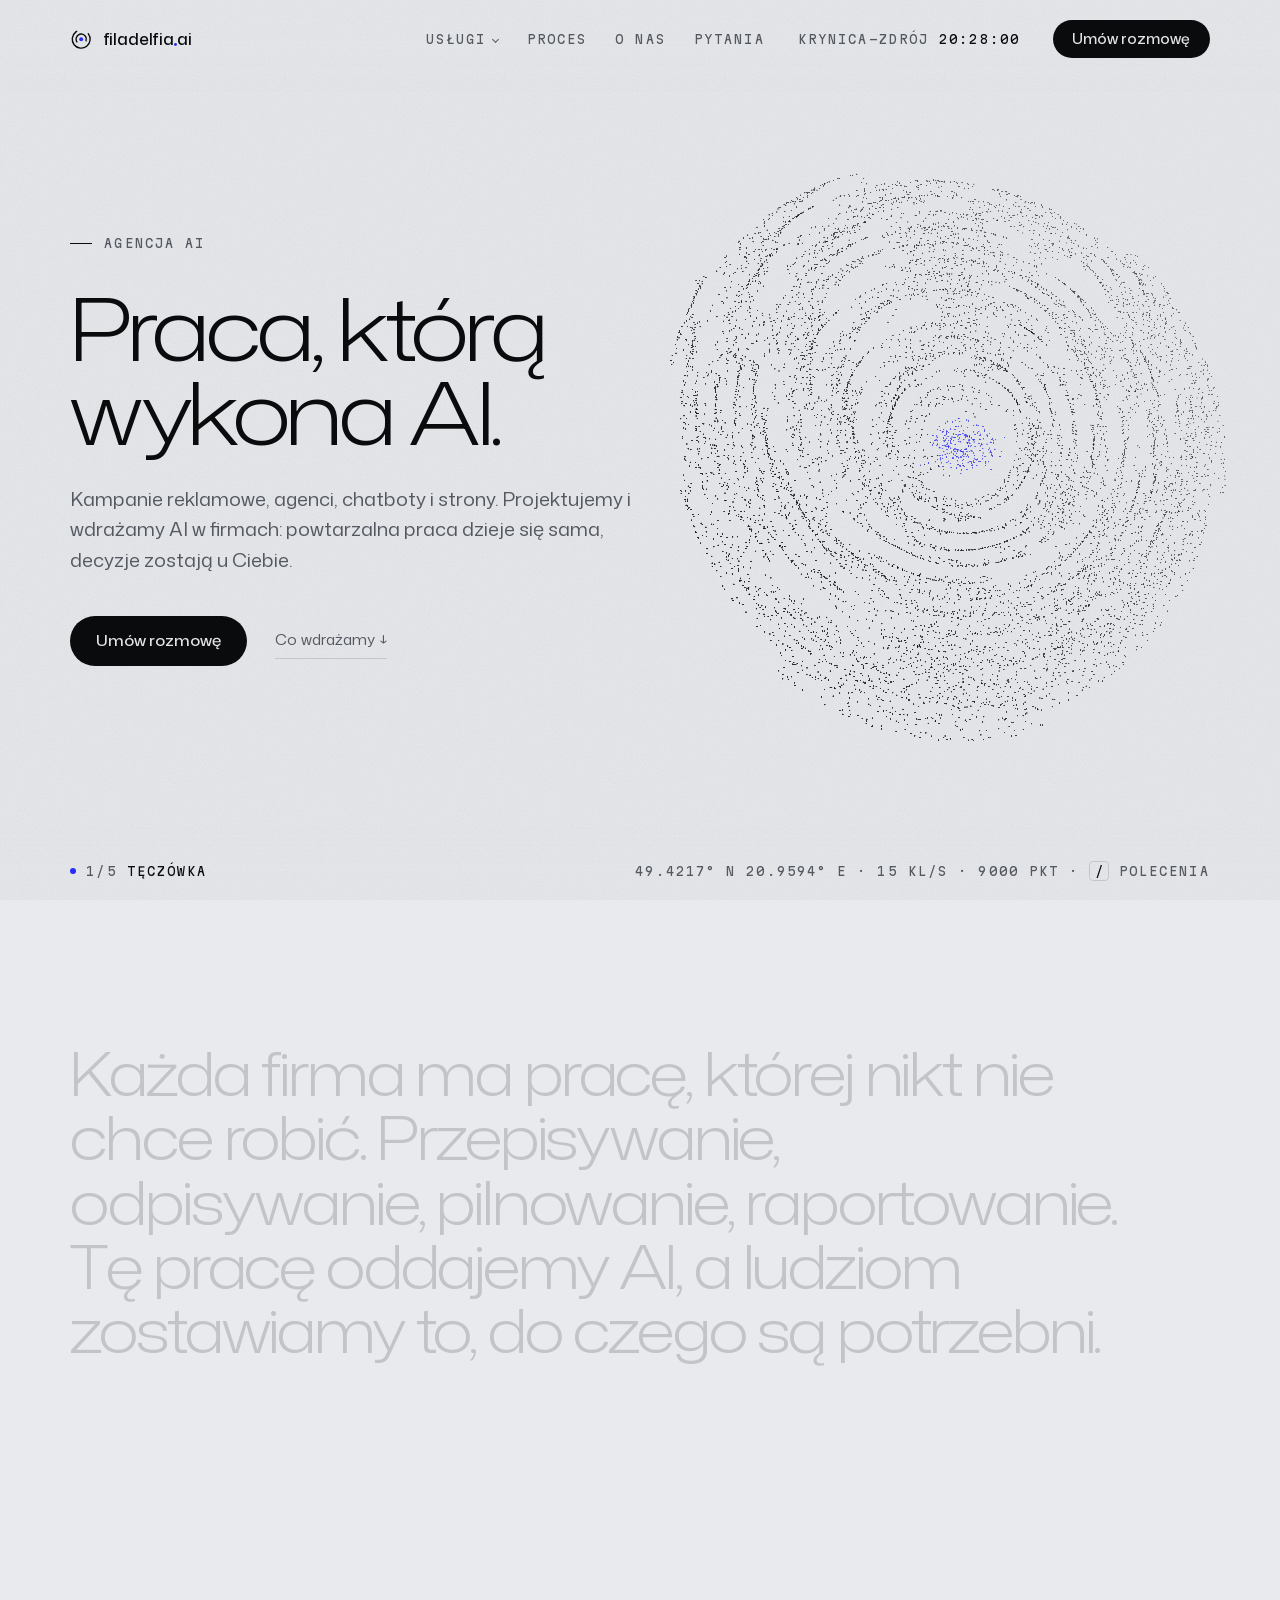
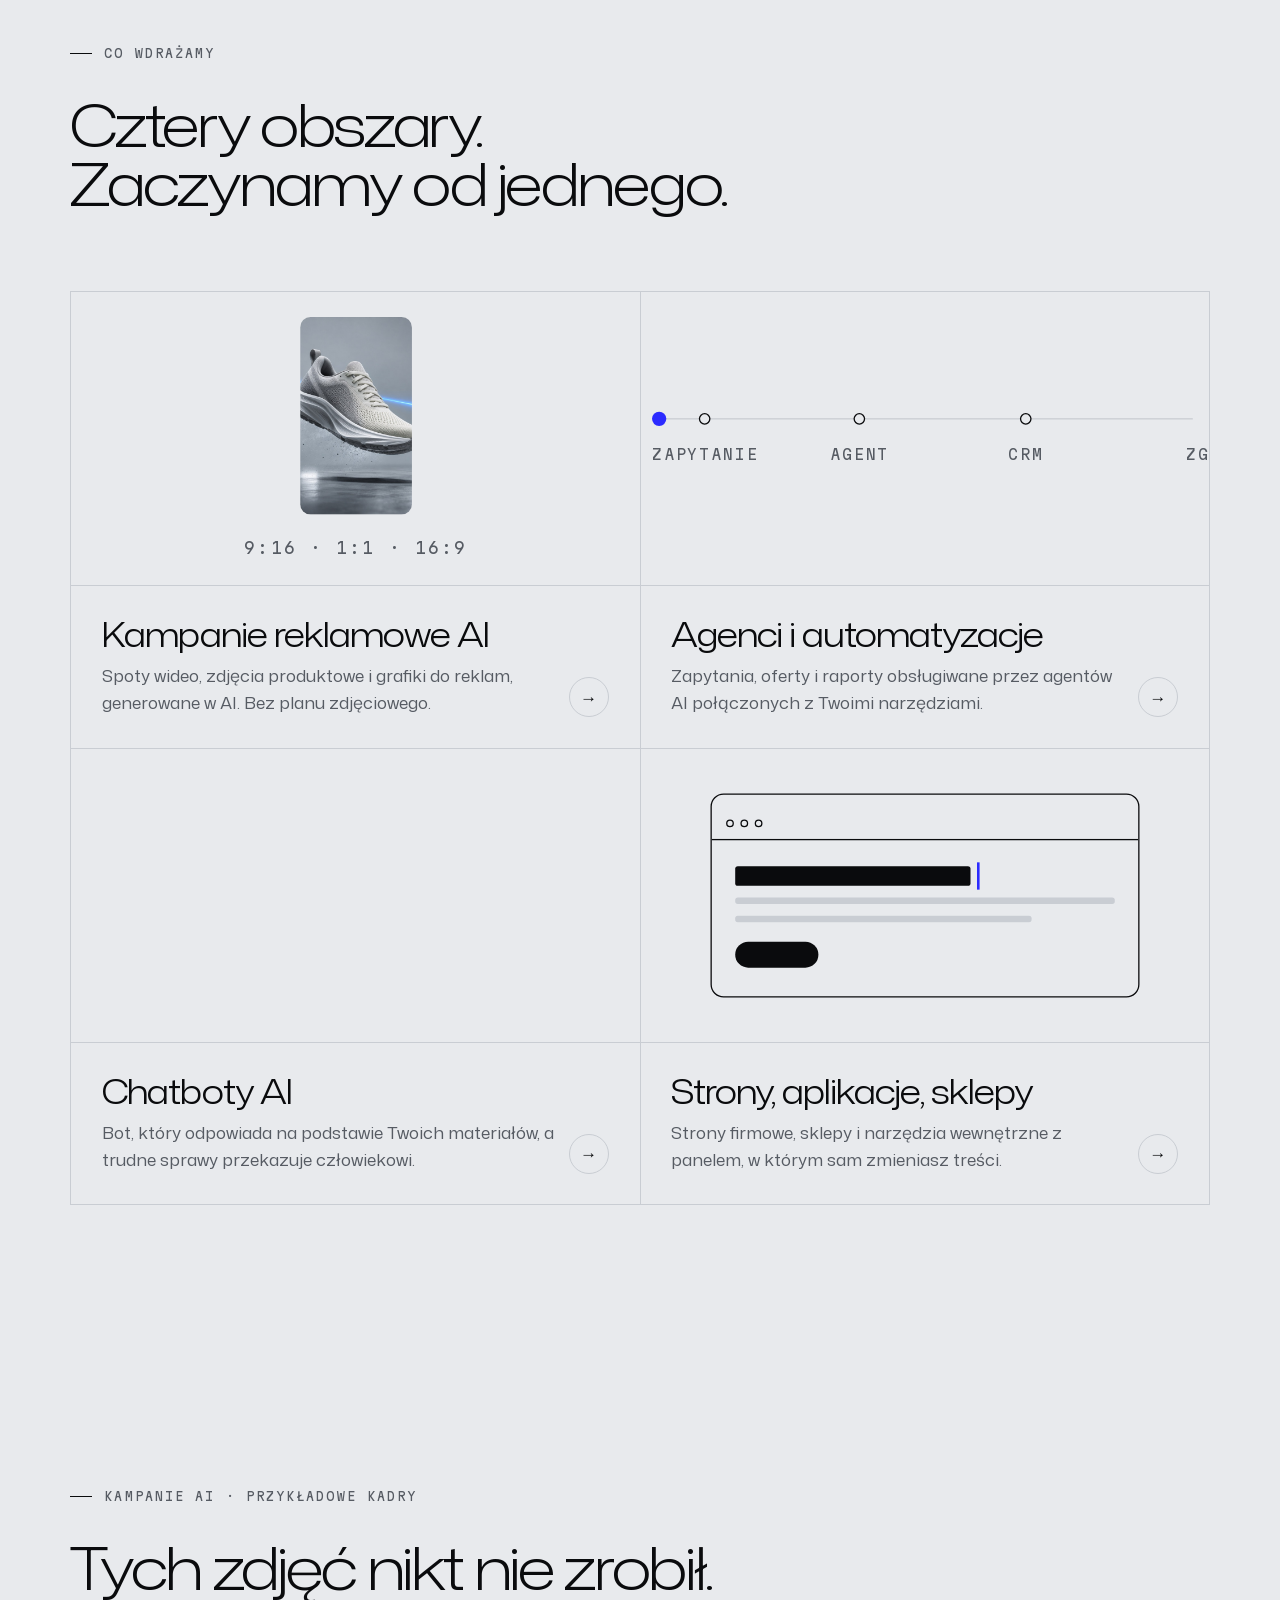
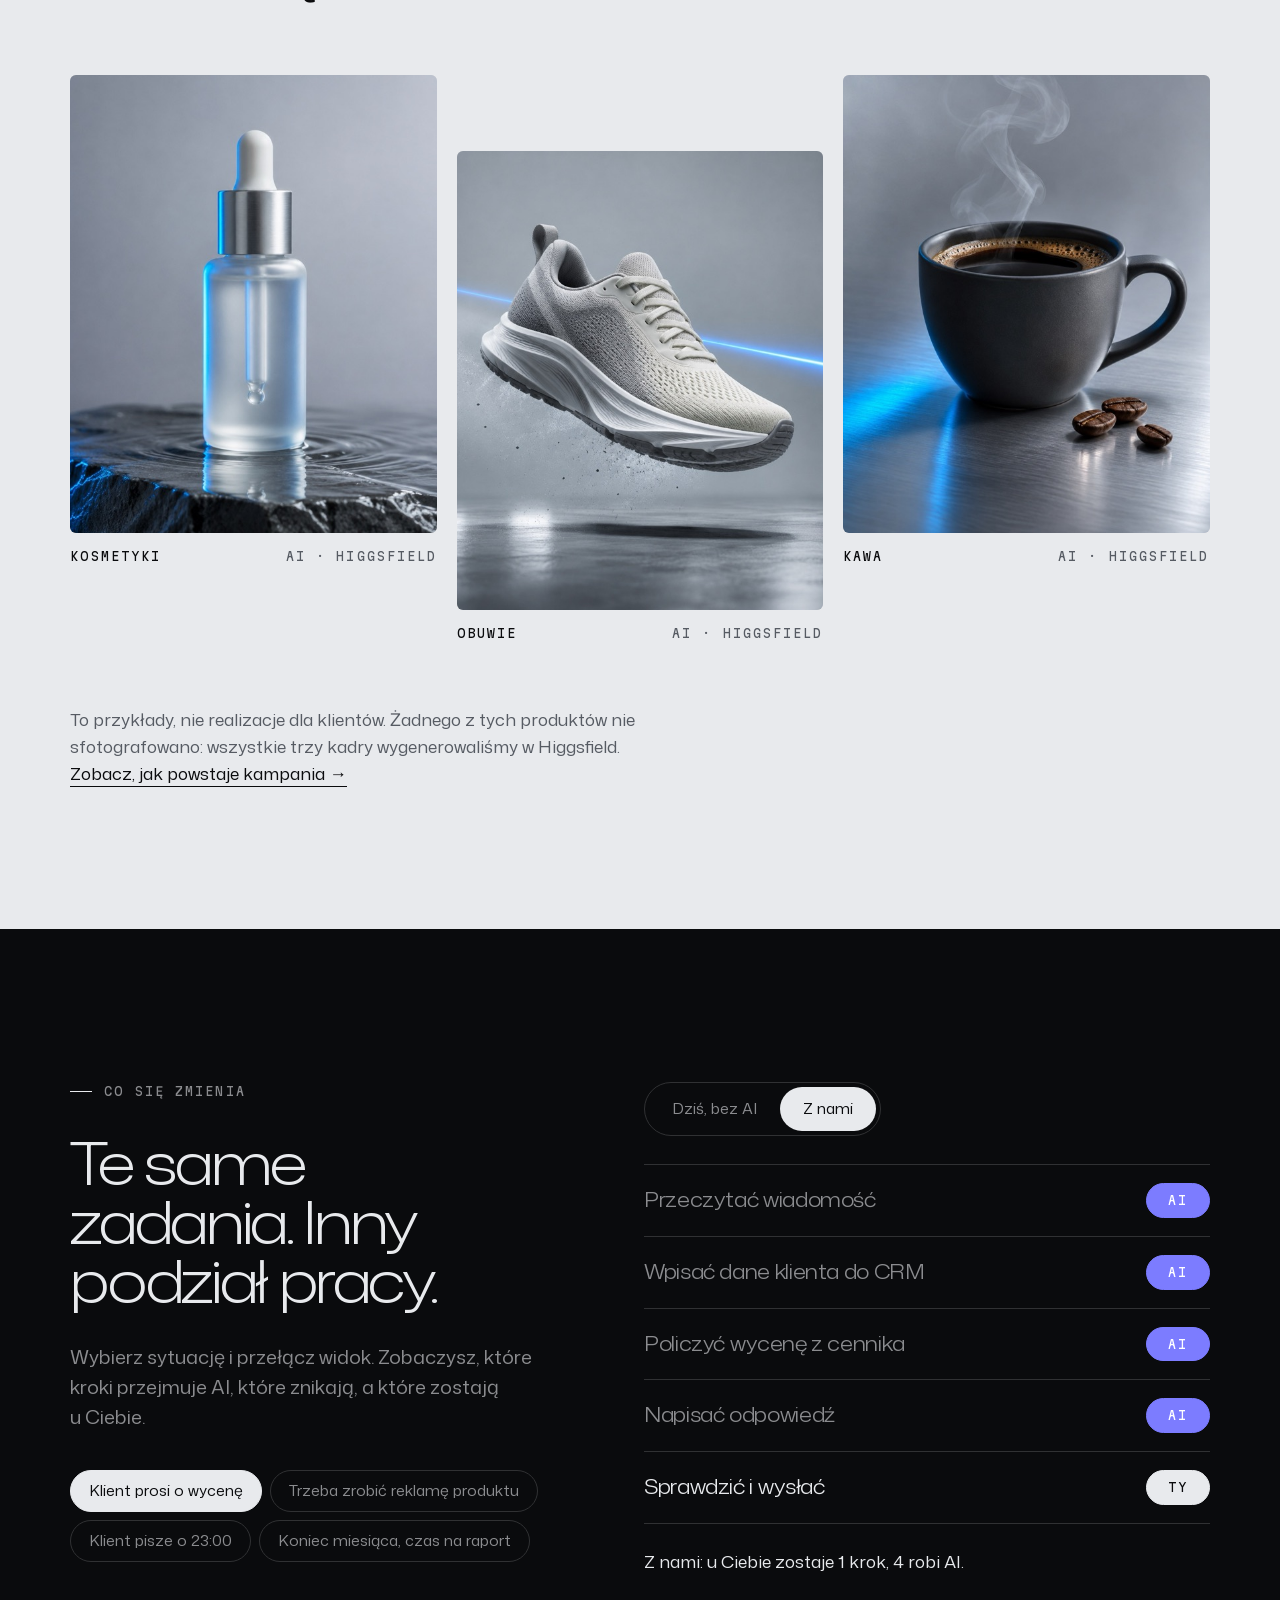
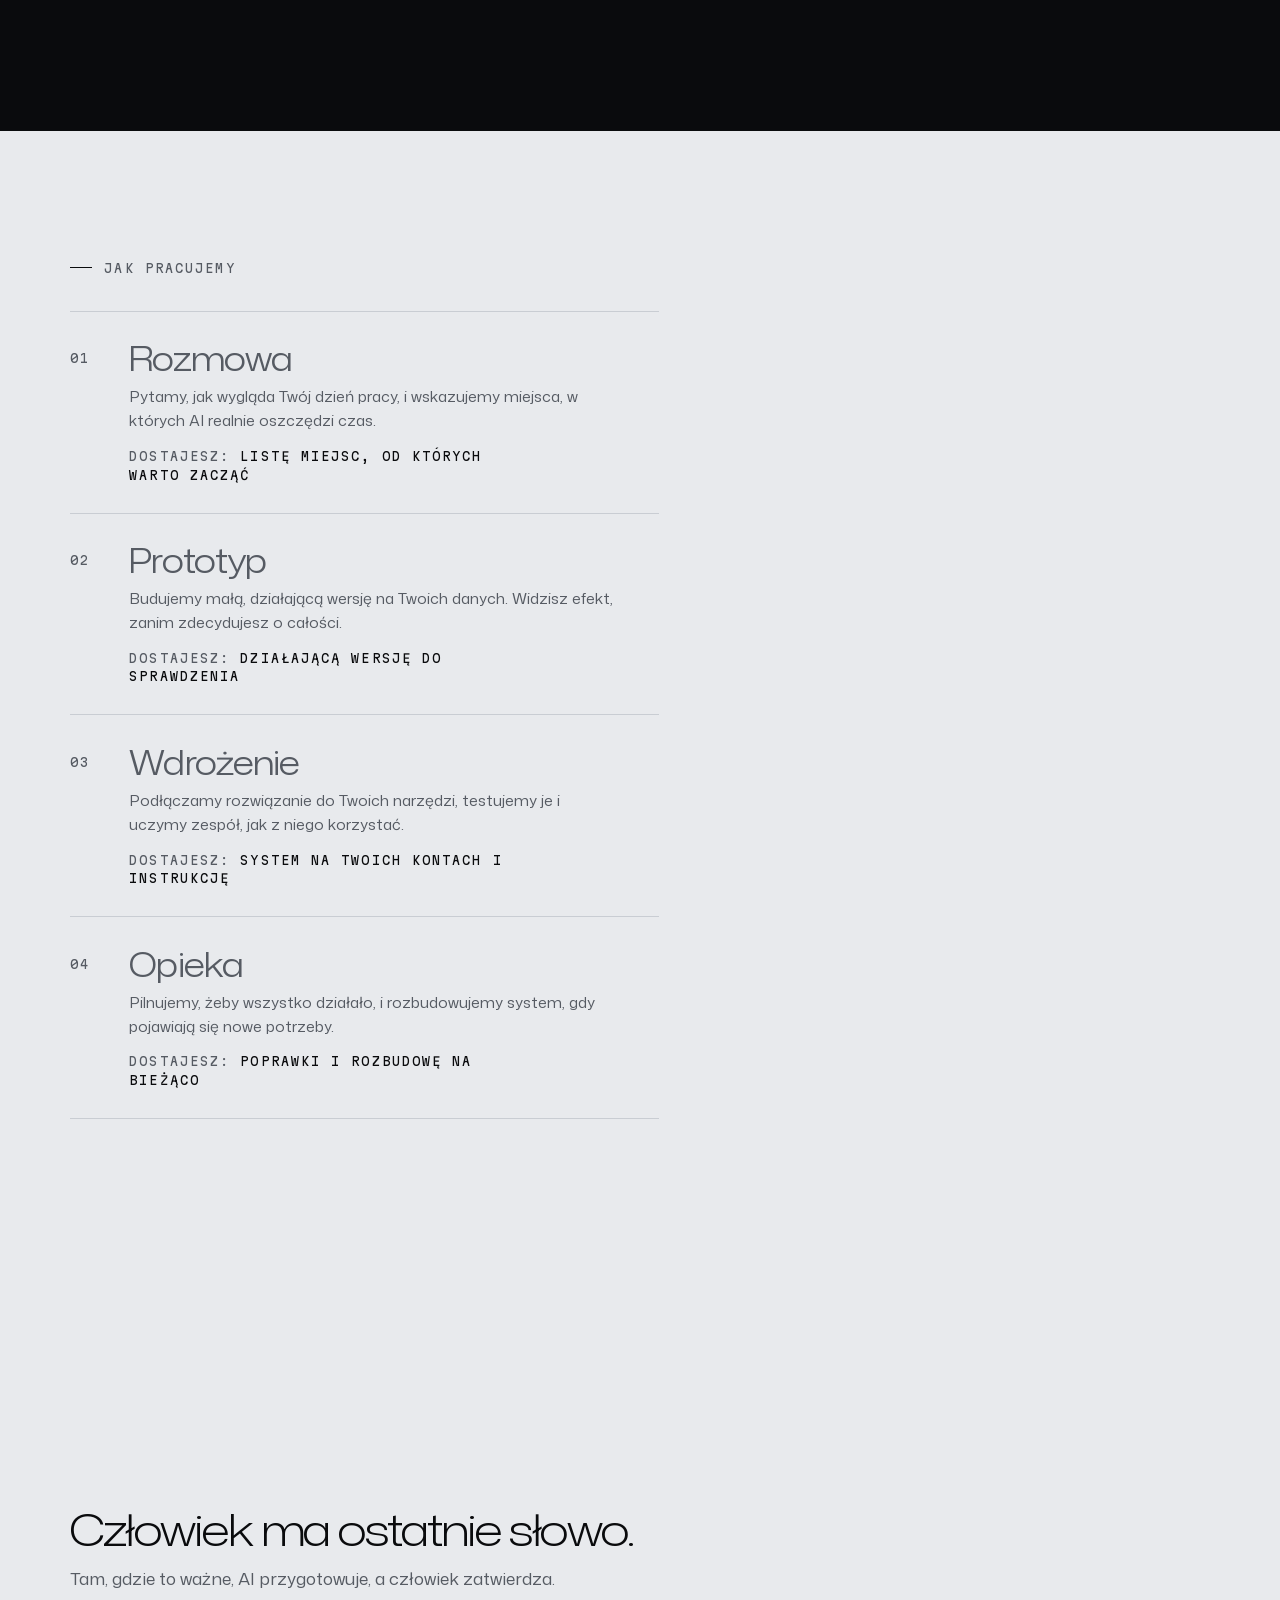
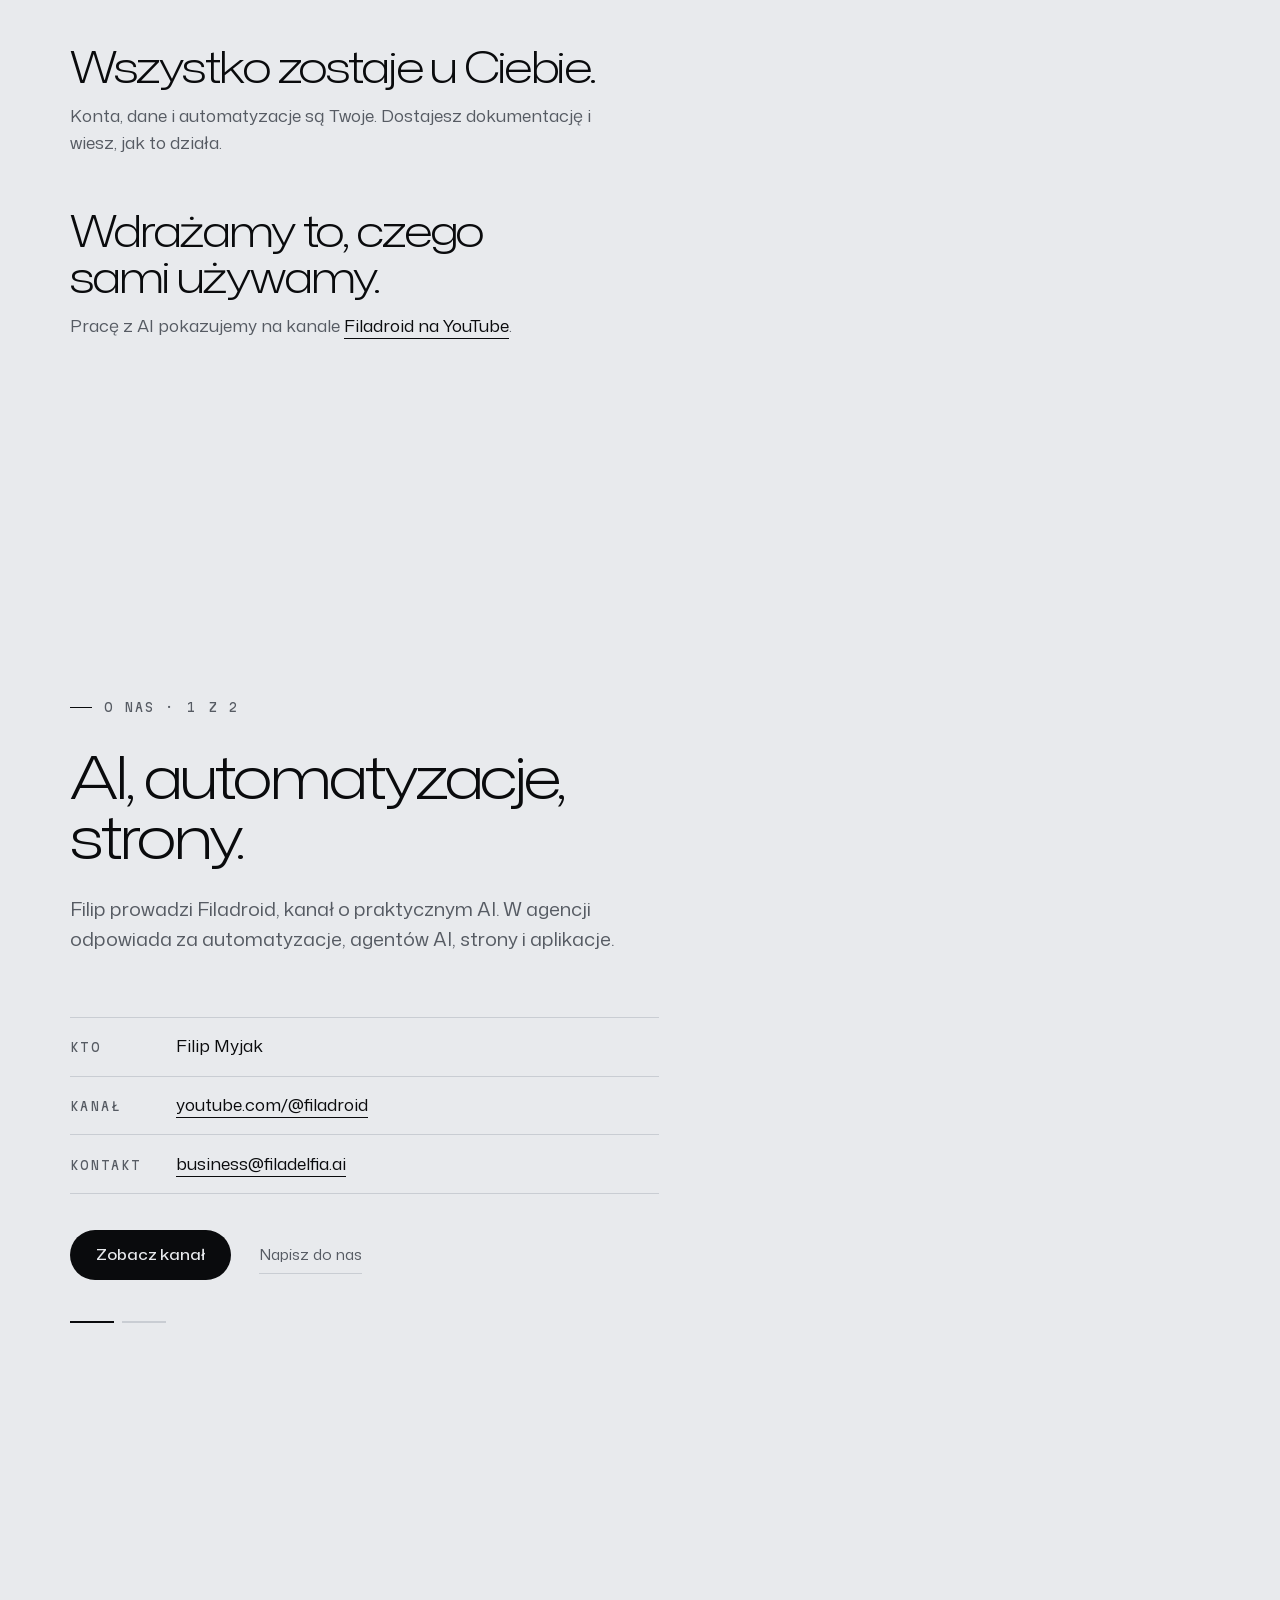
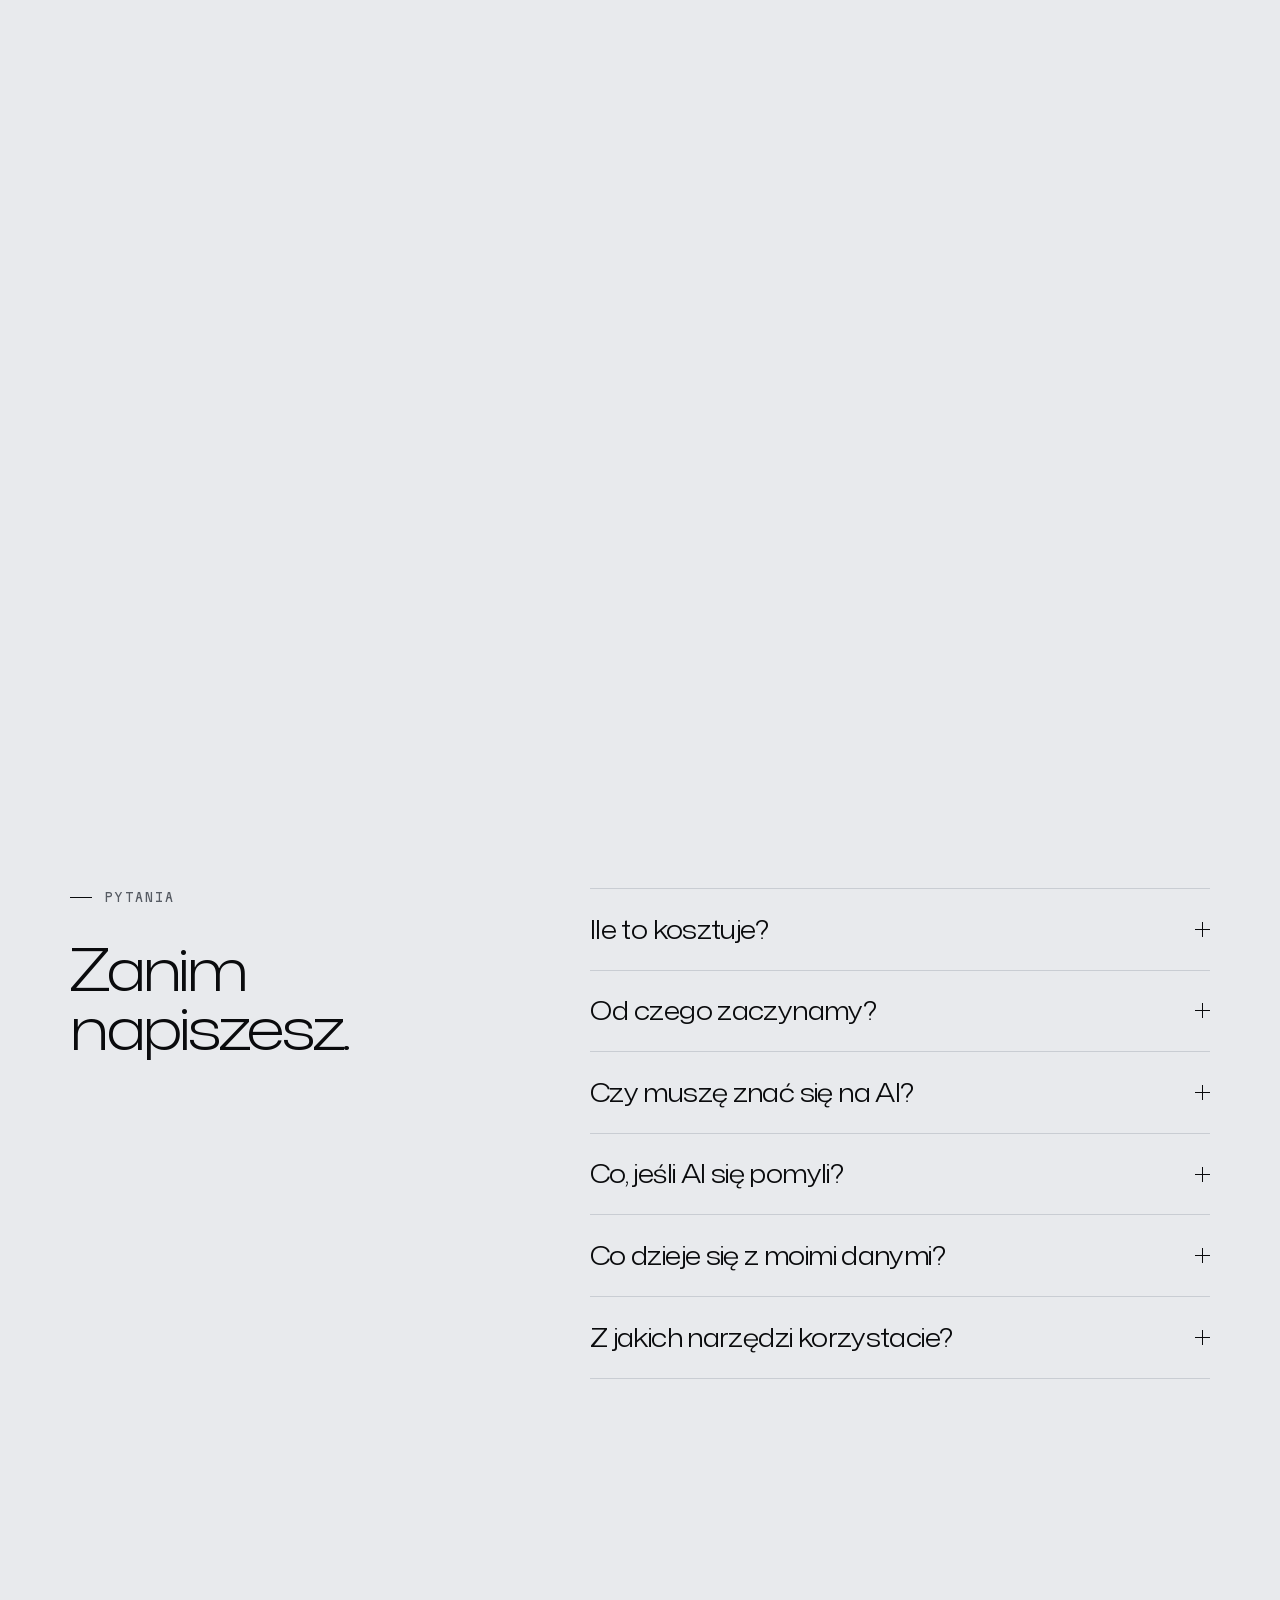
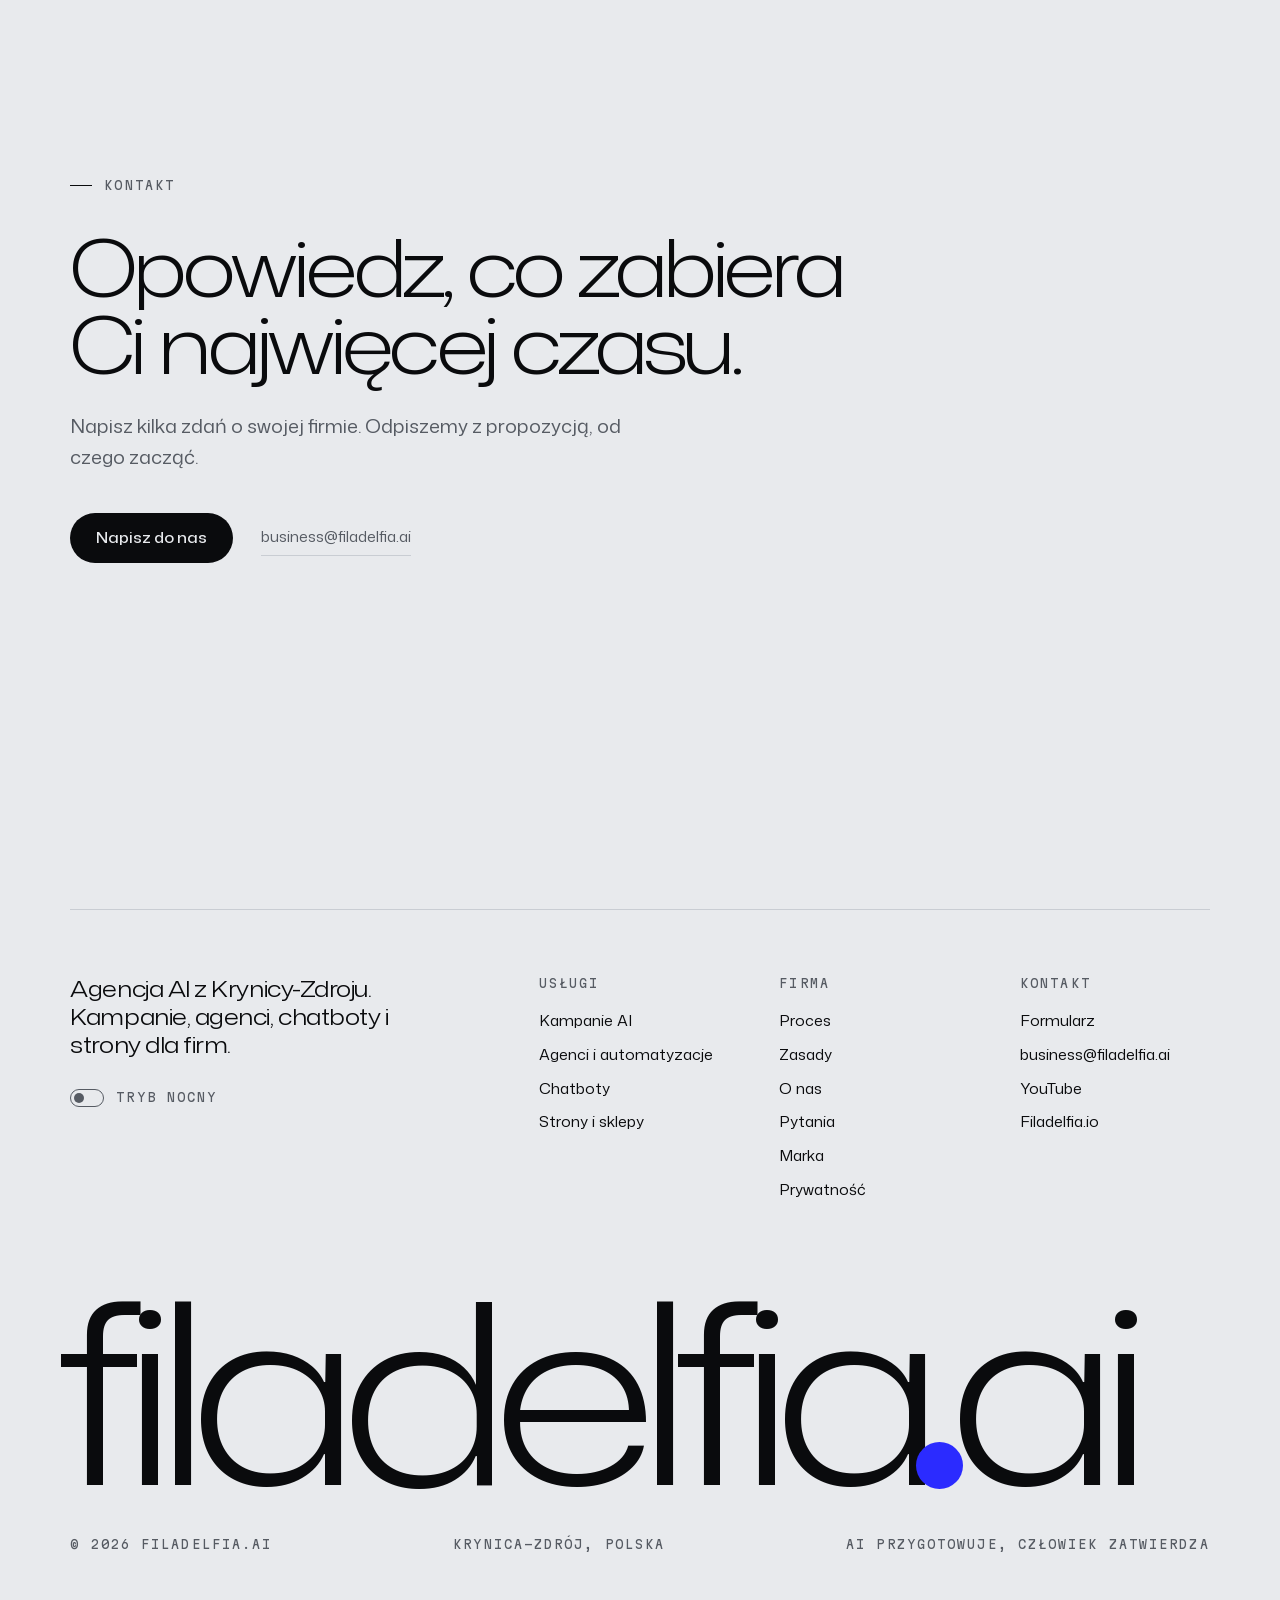
<file: index.html>
<!doctype html>
<html lang="pl">
<head>
  <meta charset="utf-8">
  <meta name="viewport" content="width=device-width, initial-scale=1">
  <title>Filadelfia.ai — agencja AI</title>
  <meta name="description" content="Kampanie reklamowe AI, agenci i automatyzacje, chatboty oraz strony dla firm. Powtarzalna praca dzieje się sama, decyzje zostają u Ciebie.">
  <!-- Bez indeksowania: adres tymczasowy albo strona błędu. Build pod docelową domenę: INDEKSUJ=1 SITE=https://domena/ node build.mjs -->
  <meta name="robots" content="noindex, nofollow">
  <link rel="canonical" href="https://myjakfilip7-jpg.github.io/filadelfia-ai/">
  <meta property="og:url" content="https://myjakfilip7-jpg.github.io/filadelfia-ai/">
  <meta name="theme-color" content="#E8EAED">
  <meta property="og:title" content="Filadelfia.ai — agencja AI">
  <meta property="og:description" content="Kampanie reklamowe AI, agenci i automatyzacje, chatboty oraz strony dla firm. Powtarzalna praca dzieje się sama, decyzje zostają u Ciebie.">
  <meta property="og:type" content="website">
  <meta property="og:locale" content="pl_PL">
  <meta property="og:site_name" content="Filadelfia.ai">
  <meta property="og:image" content="https://myjakfilip7-jpg.github.io/filadelfia-ai/og.png">
  <meta property="og:image:width" content="1200">
  <meta property="og:image:height" content="630">
  <meta name="twitter:card" content="summary_large_image">
  <script type="application/ld+json">{"@context":"https://schema.org","@type":"ProfessionalService","name":"Filadelfia.ai","url":"https://myjakfilip7-jpg.github.io/filadelfia-ai/","email":"business@filadelfia.ai","description":"Agencja AI: kampanie reklamowe AI, agenci i automatyzacje, chatboty, strony i sklepy.","address":{"@type":"PostalAddress","addressLocality":"Krynica-Zdrój","addressCountry":"PL"},"sameAs":["https://www.youtube.com/@filadroid","https://www.youtube.com/@bez_litosci"]}</script>
  <script>try { if (localStorage.getItem('fila-theme') === 'noc') document.documentElement.setAttribute('data-theme', 'noc'); } catch (e) {}</script>
  <link rel="icon" href="favicon.svg" type="image/svg+xml">
  <link rel="apple-touch-icon" href="icon-180.png">
  <link rel="manifest" href="manifest.webmanifest">
  <link rel="preload" href="fonts/mona-sans-latin.woff2" as="font" type="font/woff2" crossorigin>
  <link rel="stylesheet" href="styles.css?v=891a3153aa">
</head>
<body>
  <a class="skip" href="#main">Przejdź do treści</a>
  <noscript><p class="noscript">Strona działa bez JavaScriptu, ale bez animacji i dem. Formularz kontaktowy otworzy wtedy Twój program pocztowy.</p></noscript>
  <canvas id="field" aria-hidden="true"></canvas>

  <header class="bar" id="bar">
    <a class="logo" href="./" aria-label="Filadelfia.ai — strona główna"><svg class="mark" width="22" height="22" viewBox="0 0 24 24" fill="none" aria-hidden="true"><g stroke="currentColor" stroke-width="1.5" stroke-linecap="round"><circle cx="12" cy="12" r="9.6" stroke-dasharray="46.3 14" transform="rotate(-38 12 12)"/><circle cx="12" cy="12" r="5.5" stroke-dasharray="21.5 13.06" transform="rotate(148 12 12)"/></g><circle class="mark__p" cx="12" cy="12" r="2.1"/></svg><span class="word">filadelfia<span class="word__dot">.</span>ai</span></a>
    <nav class="bar__nav mono" aria-label="Główna">
      <div class="nav__has">
        <a href="./#uslugi">Usługi</a>
        <div class="nav__panel">
          <a href="kampanie.html"><strong>Kampanie reklamowe AI</strong><span>Spoty, zdjęcia produktowe, formaty do reklam</span></a>
          <a href="automatyzacje.html"><strong>Agenci i automatyzacje</strong><span>Zapytania, oferty i raporty bez przeklejania</span></a>
          <a href="chatboty.html"><strong>Chatboty AI</strong><span>Odpowiedzi z Twoich materiałów, z przekazaniem człowiekowi</span></a>
          <a href="strony.html"><strong>Strony, aplikacje, sklepy</strong><span>Strony, sklepy i narzędzia, którymi zarządzasz sam</span></a>
        </div>
      </div>
      <a href="./#proces">Proces</a>
      <a href="./#o-nas">O nas</a>
      <a href="./#faq">Pytania</a>
    </nav>
    <p class="bar__clock mono" aria-hidden="true">Krynica-Zdrój <span id="clock">--:--:--</span></p>
    <a class="bar__cta" href="kontakt.html">Umów rozmowę</a>
    <button class="bar__menu mono" type="button" id="menuBtn" aria-expanded="false" aria-controls="menu">Menu</button>
  </header>

  <nav class="menu" id="menu" aria-label="Menu" inert>
    <div class="menu__list">
      <details class="menu__group">
        <summary>Usługi</summary>
        <a href="kampanie.html">Kampanie reklamowe AI</a>
        <a href="automatyzacje.html">Agenci i automatyzacje</a>
        <a href="chatboty.html">Chatboty AI</a>
        <a href="strony.html">Strony, aplikacje, sklepy</a>
      </details>
      <a class="menu__row" href="./#proces">Proces</a>
      <a class="menu__row" href="./#o-nas">O nas</a>
      <a class="menu__row" href="./#faq">Pytania</a>
    </div>
    <div class="menu__foot">
      <a class="pill" href="kontakt.html">Umów rozmowę</a>
    </div>
  </nav>

  <main id="main">
    <section class="scene scene--hero" id="top" data-scene="Tęczówka">
      <div class="col">
        <p class="tag mono" data-r>Agencja AI</p>
        <h1 data-r>Praca, którą wykona&nbsp;AI.</h1>
        <p class="lead" data-r>Kampanie reklamowe, agenci, chatboty i strony. Projektujemy i wdrażamy AI w firmach: powtarzalna praca dzieje się sama, decyzje zostają u&nbsp;Ciebie.</p>
        <p class="actions" data-r>
          <a class="pill" href="kontakt.html">Umów rozmowę</a>
          <a class="more" href="#uslugi">Co wdrażamy <span aria-hidden="true">↓</span></a>
        </p>
      </div>
    </section>

    <section class="wide">
      <p class="fill">Każda firma ma pracę, której nikt nie chce robić. Przepisywanie, odpisywanie, pilnowanie, raportowanie. Tę pracę oddajemy AI, a ludziom zostawiamy to, do czego są potrzebni.</p>
    </section>

    <section class="wide wide--tiles" id="uslugi" data-scene="Siatka">
      <div class="head">
        <p class="tag mono" data-r>Co wdrażamy</p>
        <h2 class="ask" data-r>Cztery obszary. Zaczynamy od jednego.</h2>
      </div>
      <ul class="tiles">
        <li data-r>
          <a class="tile" href="kampanie.html">
            <div class="tile__vis" aria-hidden="true"><div class="v-ad"><div class="v-ad__f"><img src="media/but-560.jpg" alt="" width="560" height="700" loading="lazy" decoding="async"></div><span class="mono">9:16 · 1:1 · 16:9</span></div></div>
            <div class="tile__txt">
              <h3>Kampanie reklamowe AI</h3>
              <p>Spoty wideo, zdjęcia produktowe i grafiki do reklam, generowane w AI. Bez planu zdjęciowego.</p>
            </div>
            <span class="tile__go" aria-hidden="true">→</span>
          </a>
        </li>
        <li data-r>
          <a class="tile" href="automatyzacje.html">
            <div class="tile__vis" aria-hidden="true"><div class="v-flow"><b></b><span><i></i>zapytanie</span><span><i></i>agent</span><span><i></i>CRM</span><span><i></i>zgoda</span></div></div>
            <div class="tile__txt">
              <h3>Agenci i automatyzacje</h3>
              <p>Zapytania, oferty i raporty obsługiwane przez agentów AI połączonych z Twoimi narzędziami.</p>
            </div>
            <span class="tile__go" aria-hidden="true">→</span>
          </a>
        </li>
        <li data-r>
          <a class="tile" href="chatboty.html">
            <div class="tile__vis" aria-hidden="true"><div class="v-chat"><i class="v-chat__me"></i><i class="v-chat__bot"></i><i class="v-chat__me v-chat__me--s"></i><span class="mono">→ człowiek</span></div></div>
            <div class="tile__txt">
              <h3>Chatboty AI</h3>
              <p>Bot, który odpowiada na podstawie Twoich materiałów, a trudne sprawy przekazuje człowiekowi.</p>
            </div>
            <span class="tile__go" aria-hidden="true">→</span>
          </a>
        </li>
        <li data-r>
          <a class="tile" href="strony.html">
            <div class="tile__vis" aria-hidden="true"><div class="v-web"><p><i></i><i></i><i></i></p><div><b></b><u></u><u></u><em></em></div></div></div>
            <div class="tile__txt">
              <h3>Strony, aplikacje, sklepy</h3>
              <p>Strony firmowe, sklepy i narzędzia wewnętrzne z panelem, w którym sam zmieniasz treści.</p>
            </div>
            <span class="tile__go" aria-hidden="true">→</span>
          </a>
        </li>
      </ul>
    </section>

    <section class="wide wide--shots">
      <div class="head">
        <p class="tag mono" data-r>Kampanie AI · przykładowe kadry</p>
        <h2 class="ask" data-r>Tych zdjęć nikt nie zrobił.</h2>
      </div>
      <ul class="shots">
        <li data-r>
          <figure>
            <div class="shot"><img src="media/serum.jpg" srcset="media/serum-560.jpg 560w, media/serum.jpg 896w" sizes="(max-width: 860px) 76vw, 30vw" alt="Szklana buteleczka serum z aluminiową nakrętką na mokrym kamieniu, niebieskie światło z boku" width="896" height="1120" loading="lazy" decoding="async"></div>
            <figcaption class="mono"><span>Kosmetyki</span><span>AI · Higgsfield</span></figcaption>
          </figure>
        </li>
        <li data-r>
          <figure>
            <div class="shot"><img src="media/but.jpg" srcset="media/but-560.jpg 560w, media/but.jpg 896w" sizes="(max-width: 860px) 76vw, 30vw" alt="Jasny but do biegania uchwycony w powietrzu nad ciemną posadzką, za nim niebieska smuga światła" width="896" height="1120" loading="lazy" decoding="async"></div>
            <figcaption class="mono"><span>Obuwie</span><span>AI · Higgsfield</span></figcaption>
          </figure>
        </li>
        <li data-r>
          <figure>
            <div class="shot"><img src="media/kawa.jpg" srcset="media/kawa-560.jpg 560w, media/kawa.jpg 896w" sizes="(max-width: 860px) 76vw, 30vw" alt="Grafitowa filiżanka czarnej kawy z unoszącą się parą na szczotkowanym aluminium" width="896" height="1120" loading="lazy" decoding="async"></div>
            <figcaption class="mono"><span>Kawa</span><span>AI · Higgsfield</span></figcaption>
          </figure>
        </li>
      </ul>
      <p class="shots__note" data-r>To przykłady, nie realizacje dla klientów. Żadnego z tych produktów nie sfotografowano: wszystkie trzy kadry wygenerowaliśmy w Higgsfield. <a href="kampanie.html">Zobacz, jak powstaje kampania <span aria-hidden="true">→</span></a></p>
    </section>

    <section class="dark" data-shift data-mode="ai">
      <div class="dark__in">
        <div>
          <p class="tag mono" data-r>Co się zmienia</p>
          <h2 class="ask" data-r>Te same zadania. Inny podział pracy.</h2>
          <p class="lead" data-r>Wybierz sytuację i przełącz widok. Zobaczysz, które kroki przejmuje AI, które znikają, a które zostają u Ciebie.</p>
          <p class="chips shift__tabs" data-r>
            <button type="button" data-s="0" aria-pressed="true">Klient prosi o wycenę</button>
            <button type="button" data-s="1" aria-pressed="false">Trzeba zrobić reklamę produktu</button>
            <button type="button" data-s="2" aria-pressed="false">Klient pisze o 23:00</button>
            <button type="button" data-s="3" aria-pressed="false">Koniec miesiąca, czas na raport</button>
          </p>
        </div>
        <div class="shift" data-r>
          <p class="shift__mode" role="group" aria-label="Podział pracy">
            <button type="button" data-mode="dzis" aria-pressed="false">Dziś, bez AI</button>
            <button type="button" data-mode="ai" aria-pressed="true">Z nami</button>
          </p>
          <ol class="shift__list" data-s="0" aria-label="Klient prosi o wycenę">
            <li data-who="ai"><span class="shift__txt">Przeczytać wiadomość</span><span class="shift__who mono">AI</span></li>
            <li data-who="ai"><span class="shift__txt">Wpisać dane klienta do CRM</span><span class="shift__who mono">AI</span></li>
            <li data-who="ai"><span class="shift__txt">Policzyć wycenę z cennika</span><span class="shift__who mono">AI</span></li>
            <li data-who="ai"><span class="shift__txt">Napisać odpowiedź</span><span class="shift__who mono">AI</span></li>
            <li data-who="ty"><span class="shift__txt">Sprawdzić i wysłać</span><span class="shift__who mono">Ty</span></li>
          </ol>
          <ol class="shift__list" data-s="1" aria-label="Trzeba zrobić reklamę produktu" hidden>
            <li data-who="ty"><span class="shift__txt">Opisać produkt i cel kampanii</span><span class="shift__who mono">Ty</span></li>
            <li data-who="x"><span class="shift__txt">Umówić fotografa i studio</span><span class="shift__who mono">niepotrzebne</span></li>
            <li data-who="ai"><span class="shift__txt">Zrobić zdjęcia i film</span><span class="shift__who mono">AI</span></li>
            <li data-who="ai"><span class="shift__txt">Przyciąć do Reels, feedu i YouTube</span><span class="shift__who mono">AI</span></li>
            <li data-who="ty"><span class="shift__txt">Wybrać najlepsze wersje</span><span class="shift__who mono">Ty</span></li>
          </ol>
          <ol class="shift__list" data-s="2" aria-label="Klient pisze o 23:00" hidden>
            <li data-who="ai"><span class="shift__txt">Zauważyć wiadomość</span><span class="shift__who mono">AI</span></li>
            <li data-who="ai"><span class="shift__txt">Odpowiedzieć na pytanie o cennik i godziny</span><span class="shift__who mono">AI</span></li>
            <li data-who="ai"><span class="shift__txt">Zebrać dane do rezerwacji</span><span class="shift__who mono">AI</span></li>
            <li data-who="ty"><span class="shift__txt">Reklamację załatwić osobiście</span><span class="shift__who mono">Ty</span></li>
          </ol>
          <ol class="shift__list" data-s="3" aria-label="Koniec miesiąca, czas na raport" hidden>
            <li data-who="ai"><span class="shift__txt">Zebrać liczby z kilku narzędzi</span><span class="shift__who mono">AI</span></li>
            <li data-who="x"><span class="shift__txt">Przekleić je do arkusza</span><span class="shift__who mono">niepotrzebne</span></li>
            <li data-who="ai"><span class="shift__txt">Napisać podsumowanie</span><span class="shift__who mono">AI</span></li>
            <li data-who="ty"><span class="shift__txt">Przeczytać i podjąć decyzje</span><span class="shift__who mono">Ty</span></li>
          </ol>
          <p class="shift__sum" aria-live="polite"></p>
        </div>
      </div>
    </section>

    <section class="scene" id="proces" data-scene="Przepływ">
      <div class="col">
        <p class="tag mono" data-r>Jak pracujemy</p>
        <ol class="steps">
          <li data-r>
            <span class="steps__n mono">01</span>
            <h2>Rozmowa</h2>
            <p>Pytamy, jak wygląda Twój dzień pracy, i wskazujemy miejsca, w których AI realnie oszczędzi czas.</p>
            <p class="steps__get mono"><span>Dostajesz:</span> listę miejsc, od których warto zacząć</p>
          </li>
          <li data-r>
            <span class="steps__n mono">02</span>
            <h2>Prototyp</h2>
            <p>Budujemy małą, działającą wersję na Twoich danych. Widzisz efekt, zanim zdecydujesz o całości.</p>
            <p class="steps__get mono"><span>Dostajesz:</span> działającą wersję do sprawdzenia</p>
          </li>
          <li data-r>
            <span class="steps__n mono">03</span>
            <h2>Wdrożenie</h2>
            <p>Podłączamy rozwiązanie do Twoich narzędzi, testujemy je i uczymy zespół, jak z niego korzystać.</p>
            <p class="steps__get mono"><span>Dostajesz:</span> system na Twoich kontach i instrukcję</p>
          </li>
          <li data-r>
            <span class="steps__n mono">04</span>
            <h2>Opieka</h2>
            <p>Pilnujemy, żeby wszystko działało, i rozbudowujemy system, gdy pojawiają się nowe potrzeby.</p>
            <p class="steps__get mono"><span>Dostajesz:</span> poprawki i rozbudowę na bieżąco</p>
          </li>
        </ol>
      </div>
    </section>

    <section class="scene" id="zasady" data-scene="Sfera">
      <div class="col">
        <p class="tag mono" data-r>Zasady</p>
        <ul class="rules">
          <li data-r>
            <h2>Człowiek ma ostatnie słowo.</h2>
            <p>Tam, gdzie to ważne, AI przygotowuje, a człowiek zatwierdza.</p>
          </li>
          <li data-r>
            <h2>Wszystko zostaje u&nbsp;Ciebie.</h2>
            <p>Konta, dane i automatyzacje są Twoje. Dostajesz dokumentację i wiesz, jak to działa.</p>
          </li>
          <li data-r>
            <h2>Wdrażamy to, czego sami używamy.</h2>
            <p>Pracę z AI pokazujemy na kanale <a href="https://www.youtube.com/@filadroid" target="_blank" rel="noopener">Filadroid na YouTube</a>.</p>
          </li>
        </ul>
      </div>
    </section>

    <section class="about" id="o-nas" data-people style="--n: 2">
      <div class="scene scene--about about__stage">
        <div class="col">
          <p class="tag mono" data-r>O nas · <span id="aboutN">1</span> z 2</p>
          <div class="about__slides" data-r>
            <article class="about__slide is-active" data-portrait="filip" data-ratio="0.904">
              <h2 class="ask">AI, automatyzacje, strony.</h2>
              <p class="lead">Filip prowadzi Filadroid, kanał o praktycznym AI. W agencji odpowiada za automatyzacje, agentów AI, strony i aplikacje.</p>
              <dl class="facts">
                <div><dt class="mono">Kto</dt><dd>Filip Myjak</dd></div>
                <div><dt class="mono">Kanał</dt><dd><a href="https://www.youtube.com/@filadroid" target="_blank" rel="noopener">youtube.com/@filadroid</a></dd></div>
                <div><dt class="mono">Kontakt</dt><dd><a href="mailto:business@filadelfia.ai">business@filadelfia.ai</a></dd></div>
              </dl>
              <p class="actions">
                <a class="pill" href="https://www.youtube.com/@filadroid" target="_blank" rel="noopener">Zobacz kanał</a>
                <a class="more" href="kontakt.html">Napisz do nas</a>
              </p>
            </article>
            <article class="about__slide" data-portrait="dawid" data-ratio="0.92">
              <h2 class="ask">Wideo, strategia, social media.</h2>
              <p class="lead">Dawid prowadzi kanał Bez litości. W agencji odpowiada za produkcję wideo, strategie i social media.</p>
              <dl class="facts">
                <div><dt class="mono">Kto</dt><dd>Dawid Borzęcki</dd></div>
                <div><dt class="mono">Kanał</dt><dd><a href="https://www.youtube.com/@bez_litosci" target="_blank" rel="noopener">youtube.com/@bez_litosci</a></dd></div>
                <div><dt class="mono">Kontakt</dt><dd><a href="mailto:business@filadelfia.ai">business@filadelfia.ai</a></dd></div>
              </dl>
              <p class="actions">
                <a class="pill" href="https://www.youtube.com/@bez_litosci" target="_blank" rel="noopener">Zobacz kanał</a>
                <a class="more" href="kontakt.html">Napisz do nas</a>
              </p>
            </article>
          </div>
          <p class="about__dots" data-r>
            <button type="button" data-go="0" aria-label="Filip Myjak" aria-current="true"></button>
            <button type="button" data-go="1" aria-label="Dawid Borzęcki"></button>
          </p>
        </div>
      </div>
      <i class="about__snap" style="--i: 0" aria-hidden="true"></i>
      <i class="about__snap" style="--i: 1" aria-hidden="true"></i>
    </section>

    <section class="wide wide--faq" id="faq">
      <div class="head">
        <p class="tag mono" data-r>Pytania</p>
        <h2 class="ask" data-r>Zanim napiszesz.</h2>
      </div>
      <div class="faq" data-r>
        <details name="faq">
          <summary>Ile to kosztuje?</summary>
          <p>Zależy od zakresu. Po pierwszej rozmowie dostajesz wycenę z konkretną kwotą, zanim cokolwiek zaczniemy.</p>
        </details>
        <details name="faq">
          <summary>Od czego zaczynamy?</summary>
          <p>Od jednego procesu albo jednej kampanii. Najpierw powstaje mała, działająca wersja, żebyś zobaczył efekt, zanim zdecydujesz o reszcie.</p>
        </details>
        <details name="faq">
          <summary>Czy muszę znać się na AI?</summary>
          <p>Nie. Opowiadasz, jak wygląda praca w firmie, a my wskazujemy, co da się oddać AI. Na koniec zespół dostaje prostą instrukcję.</p>
        </details>
        <details name="faq">
          <summary>Co, jeśli AI się pomyli?</summary>
          <p>Tam, gdzie błąd kosztuje, ostatni krok zatwierdza człowiek: wysyłka do klienta, płatności, zmiany w danych. Resztę monitorujemy i poprawiamy.</p>
        </details>
        <details name="faq">
          <summary>Co dzieje się z moimi danymi?</summary>
          <p>Zostają na Twoich kontach i w narzędziach, które sam wybierasz. Przed startem ustalamy, do czego AI ma dostęp, a do czego nie.</p>
        </details>
        <details name="faq">
          <summary>Z jakich narzędzi korzystacie?</summary>
          <p>Dobieramy je do zadania. Między innymi modele Claude i GPT do tekstu i agentów oraz Higgsfield do wideo.</p>
        </details>
      </div>
    </section>

    <section class="scene scene--contact" id="kontakt" data-scene="Punkt">
      <div class="col">
        <p class="tag mono" data-r>Kontakt</p>
        <h2 class="ask" data-r>Opowiedz, co zabiera Ci najwięcej czasu.</h2>
        <p class="lead" data-r>Napisz kilka zdań o swojej firmie. Odpiszemy z propozycją, od czego zacząć.</p>
        <p class="actions" data-r>
          <a class="pill" href="kontakt.html">Napisz do nas</a>
          <a class="more" href="mailto:business@filadelfia.ai">business@filadelfia.ai</a>
        </p>
        
      </div>
    </section>
  </main>

  <footer class="end">
    <div class="end__cols">
      <div class="end__about">
        <p>Agencja AI z Krynicy-Zdroju. Kampanie, agenci, chatboty i strony dla firm.</p>
        <button class="end__theme mono" type="button" id="themeBtn" aria-pressed="false"><span class="end__sw" aria-hidden="true"></span>Tryb nocny</button>
      </div>
      <nav aria-label="Usługi">
        <p class="mono">Usługi</p>
        <a href="kampanie.html">Kampanie AI</a>
        <a href="automatyzacje.html">Agenci i automatyzacje</a>
        <a href="chatboty.html">Chatboty</a>
        <a href="strony.html">Strony i sklepy</a>
      </nav>
      <nav aria-label="Firma">
        <p class="mono">Firma</p>
        <a href="./#proces">Proces</a>
        <a href="./#zasady">Zasady</a>
        <a href="./#o-nas">O nas</a>
        <a href="./#faq">Pytania</a>
        <a href="marka.html">Marka</a>
        <a href="prywatnosc.html">Prywatność</a>
      </nav>
      <nav aria-label="Kontakt">
        <p class="mono">Kontakt</p>
        <a href="kontakt.html">Formularz</a>
        <a href="mailto:business@filadelfia.ai">business@filadelfia.ai</a>
        <a href="https://www.youtube.com/@filadroid" target="_blank" rel="noopener">YouTube</a>
        <a href="https://filadelfia.io" target="_blank" rel="noopener">Filadelfia.io</a>
      </nav>
    </div>
    <p class="mega" aria-hidden="true">filadelfia<span class="word__dot">.</span>ai</p>
    <p class="end__row mono"><span>© <span id="year">2026</span> Filadelfia.ai</span><span>Krynica-Zdrój, Polska</span><span>AI przygotowuje, człowiek zatwierdza</span></p>
  </footer>

  <aside class="hud mono">
    <button class="hud__form" type="button" id="hudBtn" aria-label="Wiersz poleceń" aria-controls="cmd" aria-expanded="false"><span class="hud__dot"></span><span id="hudIndex">1/5</span> <span id="hudName">Tęczówka</span><span class="hud__tap" aria-hidden="true">›_</span></button>
    <p class="hud__data" aria-hidden="true">49.4217° N 20.9594° E<span id="hudStats"></span> · <span class="hud__key">/</span> polecenia</p>
  </aside>

  <div class="cmd" id="cmd" role="dialog" aria-label="Wiersz poleceń" hidden>
    <div class="cmd__bar"><span>filadelfia.ai · terminal</span><button type="button" id="cmdClose" aria-label="Zamknij wiersz poleceń">esc</button></div>
    <div class="cmd__out" id="cmdOut" role="log" aria-live="polite"></div>
    <form id="cmdForm"><span aria-hidden="true">›</span><span class="cmd__field"><span class="cmd__ghost" id="cmdGhost" aria-hidden="true"></span><input id="cmdIn" type="text" autocomplete="off" autocapitalize="off" autocorrect="off" spellcheck="false" enterkeyhint="go" aria-label="Polecenie" placeholder="pomoc"></span><button type="submit" class="cmd__run" aria-label="Wykonaj polecenie">↵</button></form>
  </div>

  <script src="script.js?v=8f7493b6fe" defer></script>
</body>
</html>
</file>
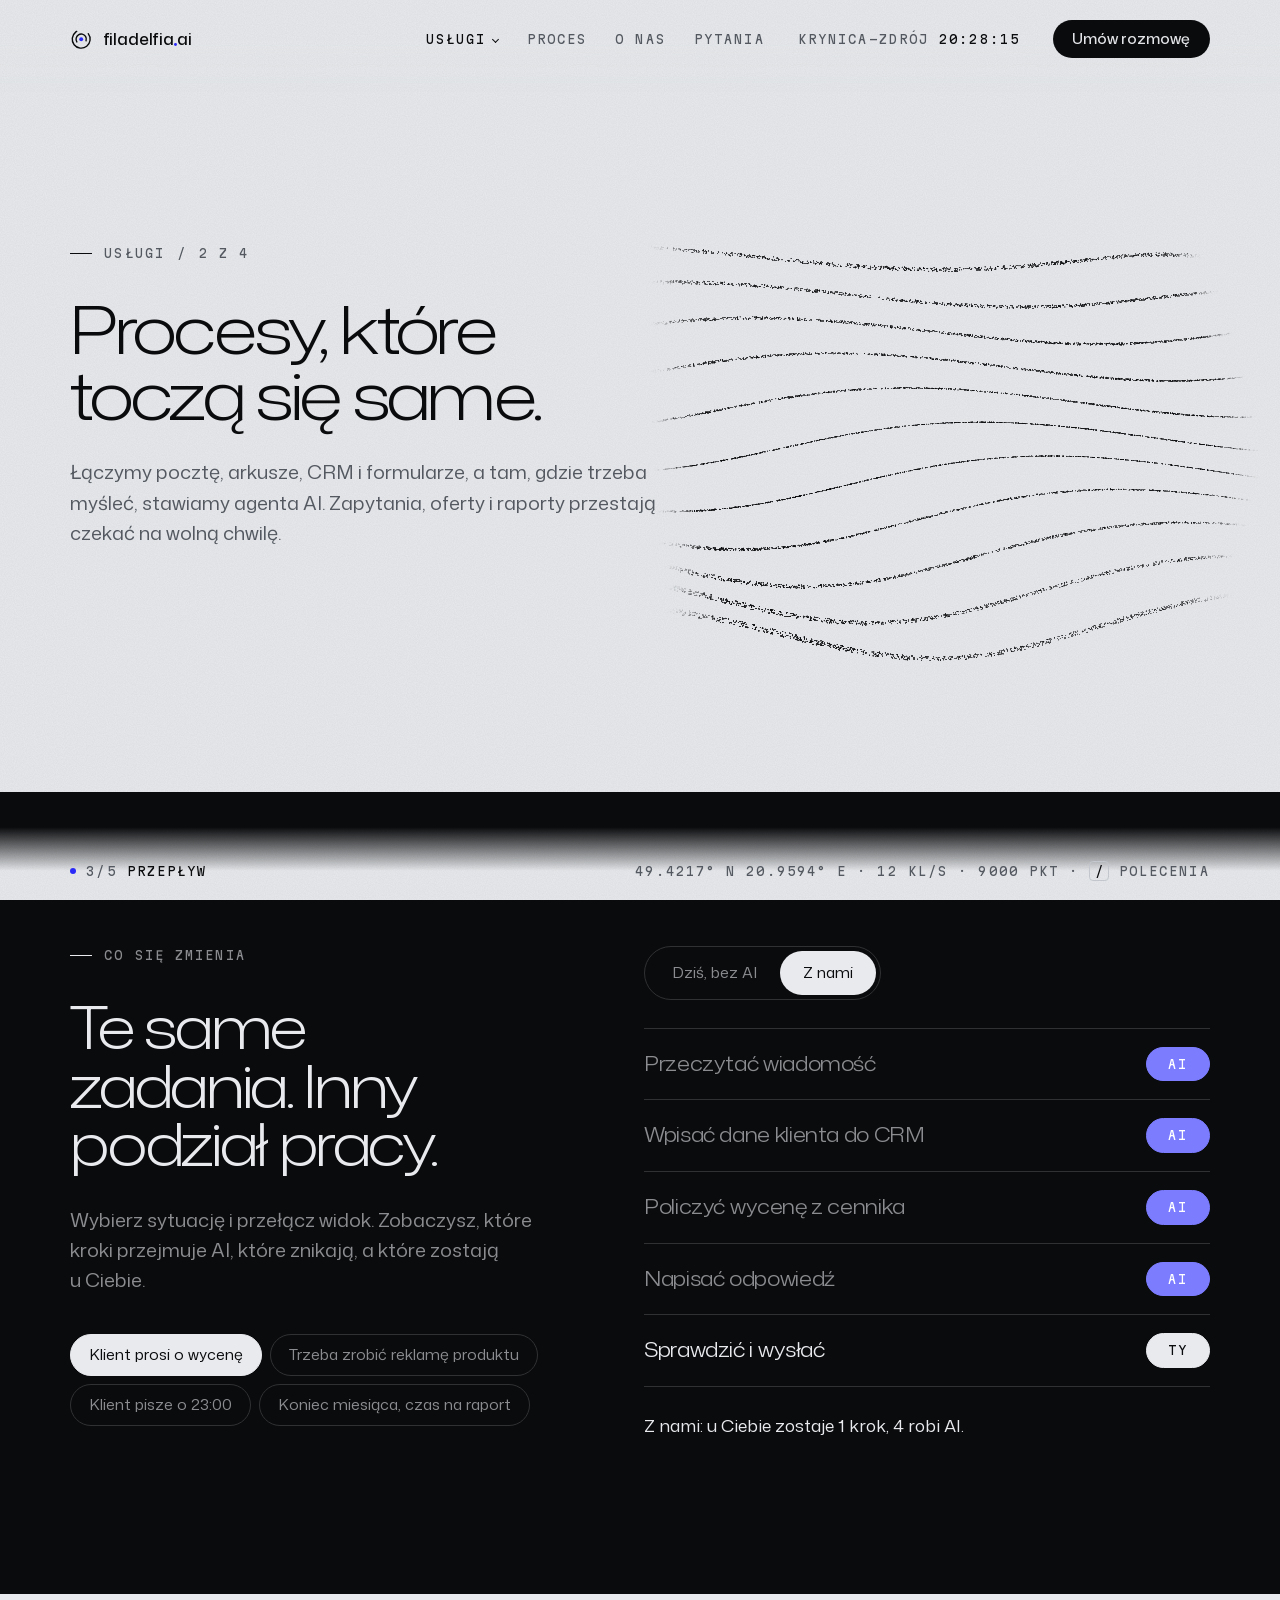
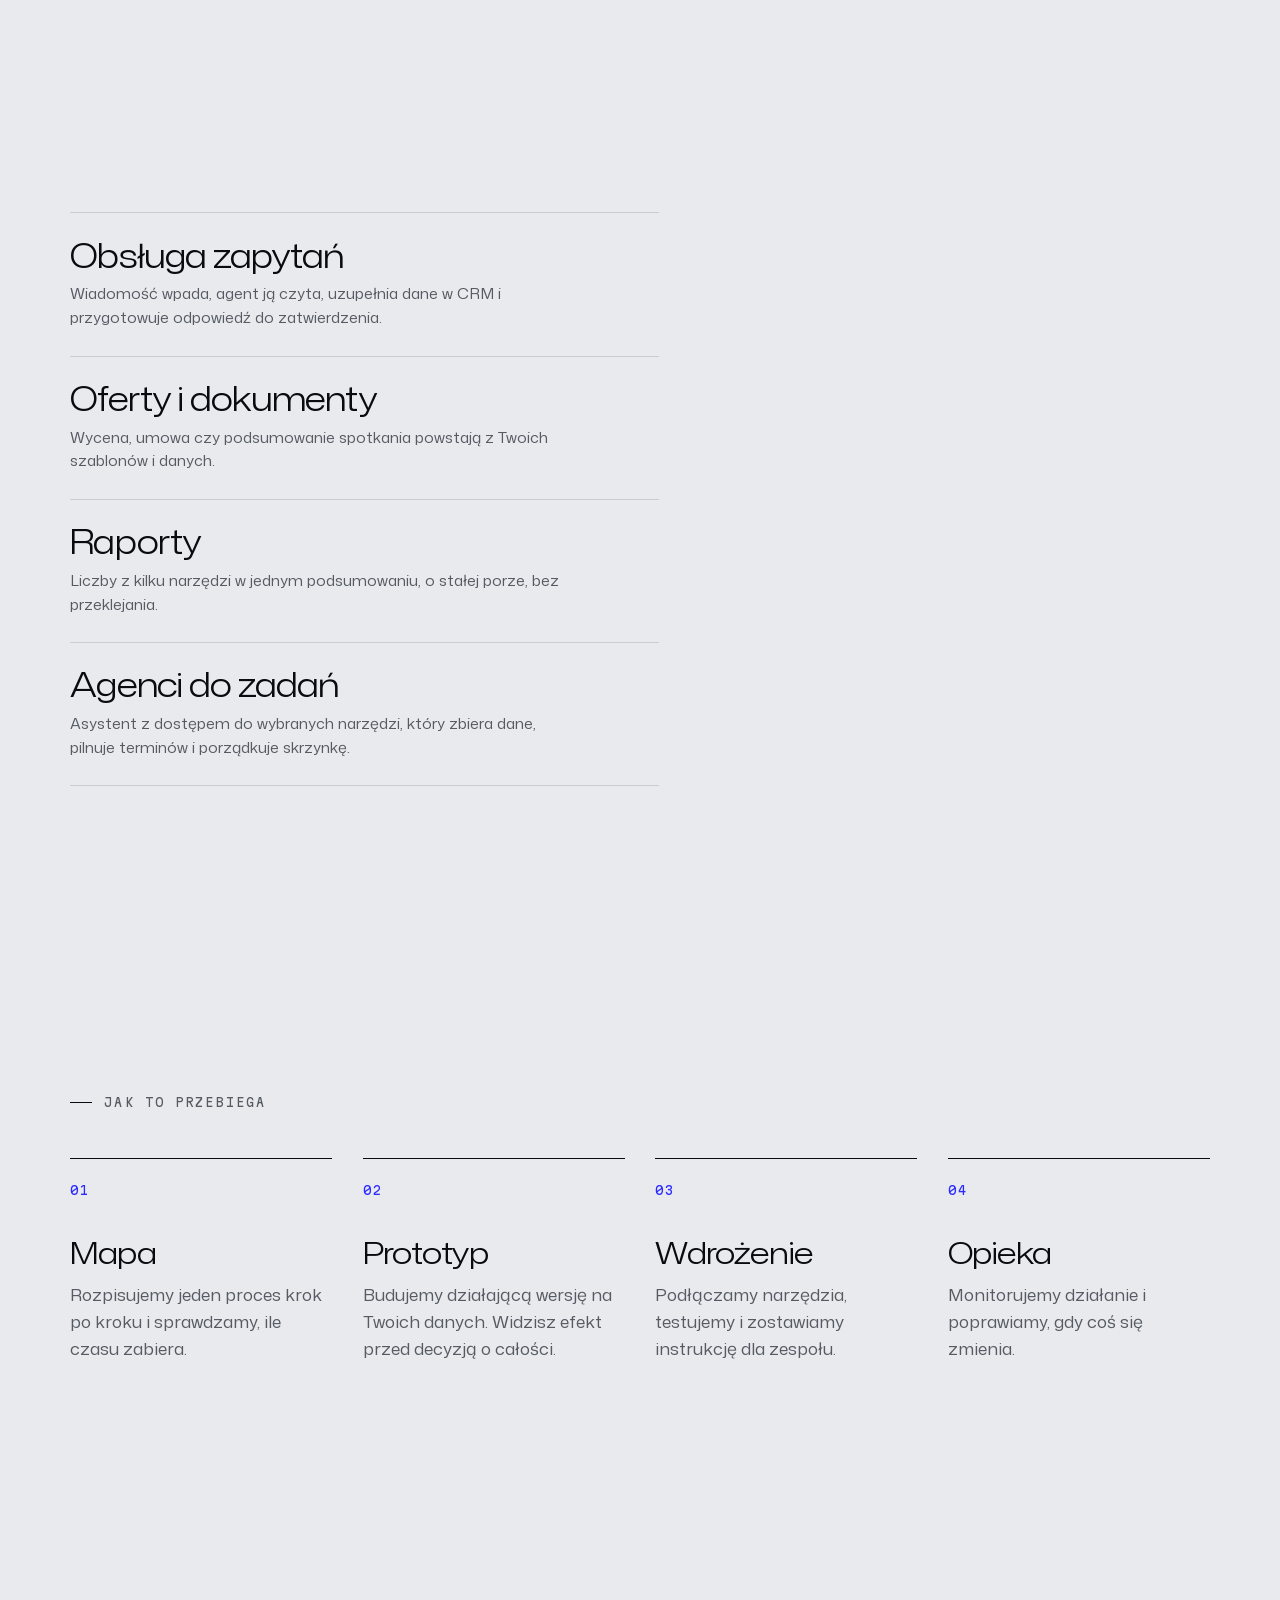
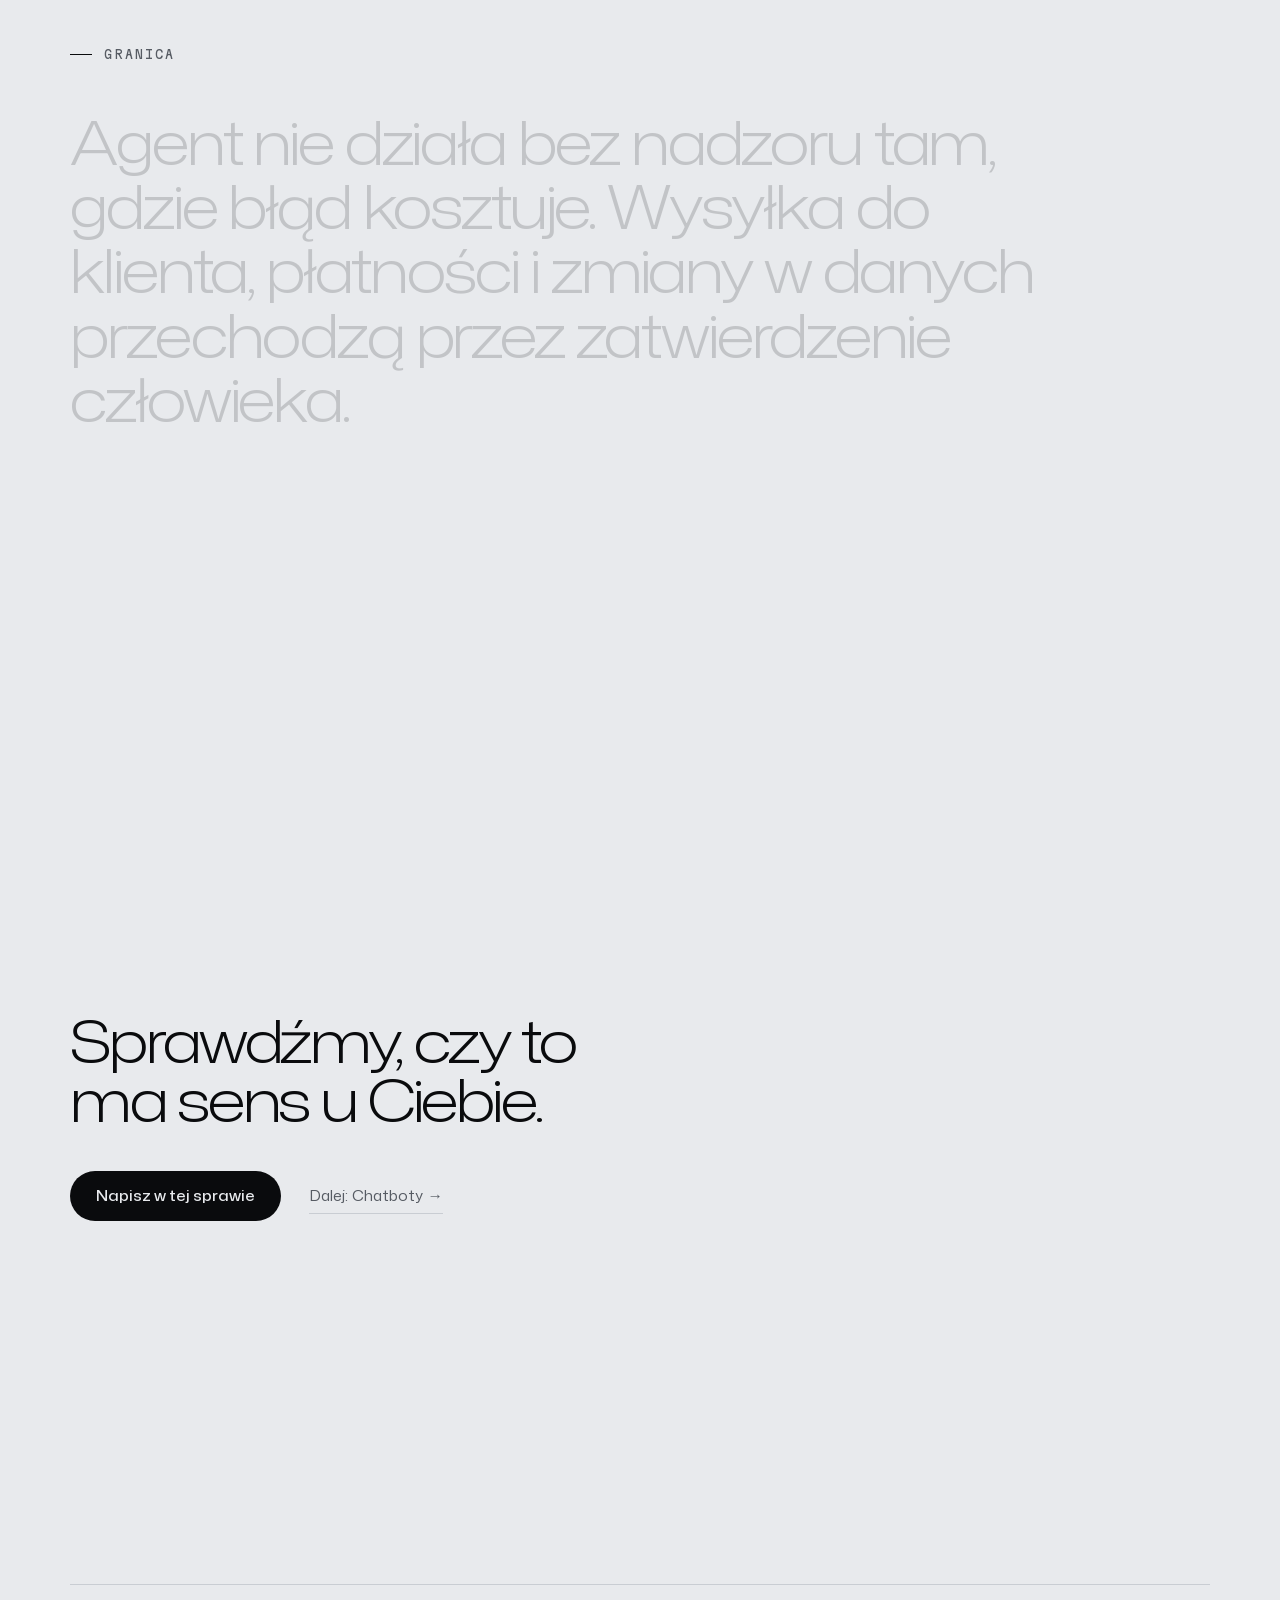
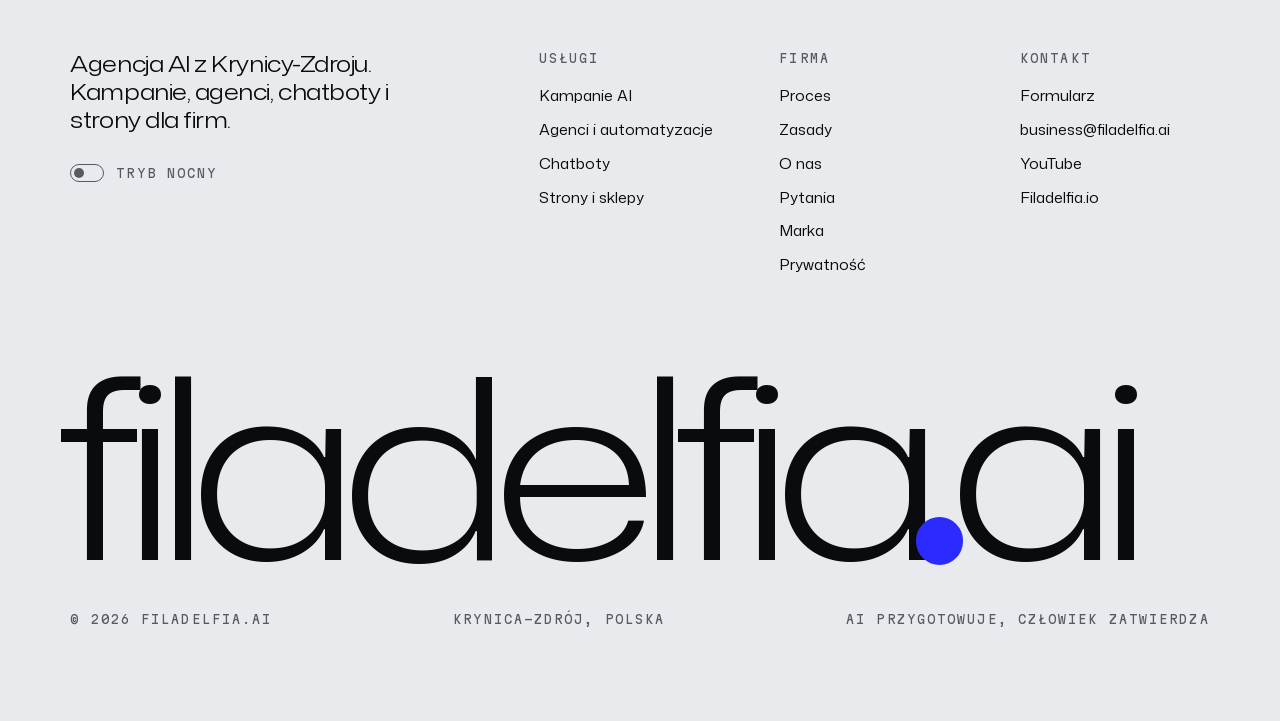
<file: automatyzacje.html>
<!doctype html>
<html lang="pl">
<head>
  <meta charset="utf-8">
  <meta name="viewport" content="width=device-width, initial-scale=1">
  <title>Agenci i automatyzacje — Filadelfia.ai</title>
  <meta name="description" content="Agenci AI i automatyzacje procesów: zapytania, oferty i raporty obsługiwane bez przeklejania.">
  <!-- Bez indeksowania: adres tymczasowy albo strona błędu. Build pod docelową domenę: INDEKSUJ=1 SITE=https://domena/ node build.mjs -->
  <meta name="robots" content="noindex, nofollow">
  <link rel="canonical" href="https://myjakfilip7-jpg.github.io/filadelfia-ai/automatyzacje.html">
  <meta property="og:url" content="https://myjakfilip7-jpg.github.io/filadelfia-ai/automatyzacje.html">
  <meta name="theme-color" content="#E8EAED">
  <meta property="og:title" content="Agenci i automatyzacje — Filadelfia.ai">
  <meta property="og:description" content="Agenci AI i automatyzacje procesów: zapytania, oferty i raporty obsługiwane bez przeklejania.">
  <meta property="og:type" content="website">
  <meta property="og:locale" content="pl_PL">
  <meta property="og:site_name" content="Filadelfia.ai">
  <meta property="og:image" content="https://myjakfilip7-jpg.github.io/filadelfia-ai/og.png">
  <meta property="og:image:width" content="1200">
  <meta property="og:image:height" content="630">
  <meta name="twitter:card" content="summary_large_image">
  <script type="application/ld+json">{"@context":"https://schema.org","@type":"ProfessionalService","name":"Filadelfia.ai","url":"https://myjakfilip7-jpg.github.io/filadelfia-ai/","email":"business@filadelfia.ai","description":"Agencja AI: kampanie reklamowe AI, agenci i automatyzacje, chatboty, strony i sklepy.","address":{"@type":"PostalAddress","addressLocality":"Krynica-Zdrój","addressCountry":"PL"},"sameAs":["https://www.youtube.com/@filadroid","https://www.youtube.com/@bez_litosci"]}</script>
  <script>try { if (localStorage.getItem('fila-theme') === 'noc') document.documentElement.setAttribute('data-theme', 'noc'); } catch (e) {}</script>
  <link rel="icon" href="favicon.svg" type="image/svg+xml">
  <link rel="apple-touch-icon" href="icon-180.png">
  <link rel="manifest" href="manifest.webmanifest">
  <link rel="preload" href="fonts/mona-sans-latin.woff2" as="font" type="font/woff2" crossorigin>
  <link rel="stylesheet" href="styles.css?v=891a3153aa">
</head>
<body data-form="2">
  <a class="skip" href="#main">Przejdź do treści</a>
  <noscript><p class="noscript">Strona działa bez JavaScriptu, ale bez animacji i dem. Formularz kontaktowy otworzy wtedy Twój program pocztowy.</p></noscript>
  <canvas id="field" aria-hidden="true"></canvas>

  <header class="bar" id="bar">
    <a class="logo" href="./" aria-label="Filadelfia.ai — strona główna"><svg class="mark" width="22" height="22" viewBox="0 0 24 24" fill="none" aria-hidden="true"><g stroke="currentColor" stroke-width="1.5" stroke-linecap="round"><circle cx="12" cy="12" r="9.6" stroke-dasharray="46.3 14" transform="rotate(-38 12 12)"/><circle cx="12" cy="12" r="5.5" stroke-dasharray="21.5 13.06" transform="rotate(148 12 12)"/></g><circle class="mark__p" cx="12" cy="12" r="2.1"/></svg><span class="word">filadelfia<span class="word__dot">.</span>ai</span></a>
    <nav class="bar__nav mono" aria-label="Główna">
      <div class="nav__has">
        <a href="./#uslugi" aria-current="page">Usługi</a>
        <div class="nav__panel">
          <a href="kampanie.html"><strong>Kampanie reklamowe AI</strong><span>Spoty, zdjęcia produktowe, formaty do reklam</span></a>
          <a href="automatyzacje.html"><strong>Agenci i automatyzacje</strong><span>Zapytania, oferty i raporty bez przeklejania</span></a>
          <a href="chatboty.html"><strong>Chatboty AI</strong><span>Odpowiedzi z Twoich materiałów, z przekazaniem człowiekowi</span></a>
          <a href="strony.html"><strong>Strony, aplikacje, sklepy</strong><span>Strony, sklepy i narzędzia, którymi zarządzasz sam</span></a>
        </div>
      </div>
      <a href="./#proces">Proces</a>
      <a href="./#o-nas">O nas</a>
      <a href="./#faq">Pytania</a>
    </nav>
    <p class="bar__clock mono" aria-hidden="true">Krynica-Zdrój <span id="clock">--:--:--</span></p>
    <a class="bar__cta" href="kontakt.html">Umów rozmowę</a>
    <button class="bar__menu mono" type="button" id="menuBtn" aria-expanded="false" aria-controls="menu">Menu</button>
  </header>

  <nav class="menu" id="menu" aria-label="Menu" inert>
    <div class="menu__list">
      <details class="menu__group">
        <summary>Usługi</summary>
        <a href="kampanie.html">Kampanie reklamowe AI</a>
        <a href="automatyzacje.html">Agenci i automatyzacje</a>
        <a href="chatboty.html">Chatboty AI</a>
        <a href="strony.html">Strony, aplikacje, sklepy</a>
      </details>
      <a class="menu__row" href="./#proces">Proces</a>
      <a class="menu__row" href="./#o-nas">O nas</a>
      <a class="menu__row" href="./#faq">Pytania</a>
    </div>
    <div class="menu__foot">
      <a class="pill" href="kontakt.html">Umów rozmowę</a>
    </div>
  </nav>

  <main id="main">
    <section class="scene scene--hero scene--page">
      <div class="col">
        <p class="tag mono" data-r><a href="./#uslugi">Usługi</a> <span aria-hidden="true">/</span> 2 z 4</p>
        <h1 class="h1--page" data-r>Procesy, które toczą się same.</h1>
        <p class="lead" data-r>Łączymy pocztę, arkusze, CRM i formularze, a tam, gdzie trzeba myśleć, stawiamy agenta AI. Zapytania, oferty i raporty przestają czekać na wolną chwilę.</p>
      </div>
    </section>

    <section class="dark" data-shift data-mode="ai">
      <div class="dark__in">
        <div>
          <p class="tag mono" data-r>Co się zmienia</p>
          <h2 class="ask" data-r>Te same zadania. Inny podział pracy.</h2>
          <p class="lead" data-r>Wybierz sytuację i przełącz widok. Zobaczysz, które kroki przejmuje AI, które znikają, a które zostają u Ciebie.</p>
          <p class="chips shift__tabs" data-r>
            <button type="button" data-s="0" aria-pressed="true">Klient prosi o wycenę</button>
            <button type="button" data-s="1" aria-pressed="false">Trzeba zrobić reklamę produktu</button>
            <button type="button" data-s="2" aria-pressed="false">Klient pisze o 23:00</button>
            <button type="button" data-s="3" aria-pressed="false">Koniec miesiąca, czas na raport</button>
          </p>
        </div>
        <div class="shift" data-r>
          <p class="shift__mode" role="group" aria-label="Podział pracy">
            <button type="button" data-mode="dzis" aria-pressed="false">Dziś, bez AI</button>
            <button type="button" data-mode="ai" aria-pressed="true">Z nami</button>
          </p>
          <ol class="shift__list" data-s="0" aria-label="Klient prosi o wycenę">
            <li data-who="ai"><span class="shift__txt">Przeczytać wiadomość</span><span class="shift__who mono">AI</span></li>
            <li data-who="ai"><span class="shift__txt">Wpisać dane klienta do CRM</span><span class="shift__who mono">AI</span></li>
            <li data-who="ai"><span class="shift__txt">Policzyć wycenę z cennika</span><span class="shift__who mono">AI</span></li>
            <li data-who="ai"><span class="shift__txt">Napisać odpowiedź</span><span class="shift__who mono">AI</span></li>
            <li data-who="ty"><span class="shift__txt">Sprawdzić i wysłać</span><span class="shift__who mono">Ty</span></li>
          </ol>
          <ol class="shift__list" data-s="1" aria-label="Trzeba zrobić reklamę produktu" hidden>
            <li data-who="ty"><span class="shift__txt">Opisać produkt i cel kampanii</span><span class="shift__who mono">Ty</span></li>
            <li data-who="x"><span class="shift__txt">Umówić fotografa i studio</span><span class="shift__who mono">niepotrzebne</span></li>
            <li data-who="ai"><span class="shift__txt">Zrobić zdjęcia i film</span><span class="shift__who mono">AI</span></li>
            <li data-who="ai"><span class="shift__txt">Przyciąć do Reels, feedu i YouTube</span><span class="shift__who mono">AI</span></li>
            <li data-who="ty"><span class="shift__txt">Wybrać najlepsze wersje</span><span class="shift__who mono">Ty</span></li>
          </ol>
          <ol class="shift__list" data-s="2" aria-label="Klient pisze o 23:00" hidden>
            <li data-who="ai"><span class="shift__txt">Zauważyć wiadomość</span><span class="shift__who mono">AI</span></li>
            <li data-who="ai"><span class="shift__txt">Odpowiedzieć na pytanie o cennik i godziny</span><span class="shift__who mono">AI</span></li>
            <li data-who="ai"><span class="shift__txt">Zebrać dane do rezerwacji</span><span class="shift__who mono">AI</span></li>
            <li data-who="ty"><span class="shift__txt">Reklamację załatwić osobiście</span><span class="shift__who mono">Ty</span></li>
          </ol>
          <ol class="shift__list" data-s="3" aria-label="Koniec miesiąca, czas na raport" hidden>
            <li data-who="ai"><span class="shift__txt">Zebrać liczby z kilku narzędzi</span><span class="shift__who mono">AI</span></li>
            <li data-who="x"><span class="shift__txt">Przekleić je do arkusza</span><span class="shift__who mono">niepotrzebne</span></li>
            <li data-who="ai"><span class="shift__txt">Napisać podsumowanie</span><span class="shift__who mono">AI</span></li>
            <li data-who="ty"><span class="shift__txt">Przeczytać i podjąć decyzje</span><span class="shift__who mono">Ty</span></li>
          </ol>
          <p class="shift__sum" aria-live="polite"></p>
        </div>
      </div>
    </section>

    <div class="gap"></div>

    <section class="block">
      <div class="col">
        <p class="tag mono" data-r>Co wdrażamy</p>
        <ul class="index">
          <li data-r>
            <h2>Obsługa zapytań</h2>
            <p>Wiadomość wpada, agent ją czyta, uzupełnia dane w CRM i przygotowuje odpowiedź do zatwierdzenia.</p>
          </li>
          <li data-r>
            <h2>Oferty i dokumenty</h2>
            <p>Wycena, umowa czy podsumowanie spotkania powstają z Twoich szablonów i danych.</p>
          </li>
          <li data-r>
            <h2>Raporty</h2>
            <p>Liczby z kilku narzędzi w jednym podsumowaniu, o stałej porze, bez przeklejania.</p>
          </li>
          <li data-r>
            <h2>Agenci do zadań</h2>
            <p>Asystent z dostępem do wybranych narzędzi, który zbiera dane, pilnuje terminów i porządkuje skrzynkę.</p>
          </li>
        </ul>
      </div>
    </section>

    <section class="wide wide--steps">
      <p class="tag mono" data-r>Jak to przebiega</p>
      <ol class="steps steps--row">
          <li data-r>
            <span class="steps__n mono">01</span>
            <h2>Mapa</h2>
            <p>Rozpisujemy jeden proces krok po kroku i sprawdzamy, ile czasu zabiera.</p>
          </li>
          <li data-r>
            <span class="steps__n mono">02</span>
            <h2>Prototyp</h2>
            <p>Budujemy działającą wersję na Twoich danych. Widzisz efekt przed decyzją o całości.</p>
          </li>
          <li data-r>
            <span class="steps__n mono">03</span>
            <h2>Wdrożenie</h2>
            <p>Podłączamy narzędzia, testujemy i zostawiamy instrukcję dla zespołu.</p>
          </li>
          <li data-r>
            <span class="steps__n mono">04</span>
            <h2>Opieka</h2>
            <p>Monitorujemy działanie i poprawiamy, gdy coś się zmienia.</p>
          </li>
      </ol>
    </section>

    <section class="wide wide--note">
      <p class="tag mono" data-r>Granica</p>
      <p class="fill">Agent nie działa bez nadzoru tam, gdzie błąd kosztuje. Wysyłka do klienta, płatności i zmiany w danych przechodzą przez zatwierdzenie człowieka.</p>
    </section>

    <div class="gap"></div>

    <section class="block block--end">
      <div class="col">
        <h2 class="ask" data-r>Sprawdźmy, czy to ma sens u&nbsp;Ciebie.</h2>
        <p class="actions" data-r>
          <a class="pill" href="kontakt.html?temat=automatyzacje">Napisz w tej sprawie</a>
          <a class="more" href="chatboty.html">Dalej: Chatboty <span aria-hidden="true">→</span></a>
        </p>
        
      </div>
    </section>
  </main>

  <footer class="end">
    <div class="end__cols">
      <div class="end__about">
        <p>Agencja AI z Krynicy-Zdroju. Kampanie, agenci, chatboty i strony dla firm.</p>
        <button class="end__theme mono" type="button" id="themeBtn" aria-pressed="false"><span class="end__sw" aria-hidden="true"></span>Tryb nocny</button>
      </div>
      <nav aria-label="Usługi">
        <p class="mono">Usługi</p>
        <a href="kampanie.html">Kampanie AI</a>
        <a href="automatyzacje.html">Agenci i automatyzacje</a>
        <a href="chatboty.html">Chatboty</a>
        <a href="strony.html">Strony i sklepy</a>
      </nav>
      <nav aria-label="Firma">
        <p class="mono">Firma</p>
        <a href="./#proces">Proces</a>
        <a href="./#zasady">Zasady</a>
        <a href="./#o-nas">O nas</a>
        <a href="./#faq">Pytania</a>
        <a href="marka.html">Marka</a>
        <a href="prywatnosc.html">Prywatność</a>
      </nav>
      <nav aria-label="Kontakt">
        <p class="mono">Kontakt</p>
        <a href="kontakt.html">Formularz</a>
        <a href="mailto:business@filadelfia.ai">business@filadelfia.ai</a>
        <a href="https://www.youtube.com/@filadroid" target="_blank" rel="noopener">YouTube</a>
        <a href="https://filadelfia.io" target="_blank" rel="noopener">Filadelfia.io</a>
      </nav>
    </div>
    <p class="mega" aria-hidden="true">filadelfia<span class="word__dot">.</span>ai</p>
    <p class="end__row mono"><span>© <span id="year">2026</span> Filadelfia.ai</span><span>Krynica-Zdrój, Polska</span><span>AI przygotowuje, człowiek zatwierdza</span></p>
  </footer>

  <aside class="hud mono">
    <button class="hud__form" type="button" id="hudBtn" aria-label="Wiersz poleceń" aria-controls="cmd" aria-expanded="false"><span class="hud__dot"></span><span id="hudIndex">3/5</span> <span id="hudName">Przepływ</span><span class="hud__tap" aria-hidden="true">›_</span></button>
    <p class="hud__data" aria-hidden="true">49.4217° N 20.9594° E<span id="hudStats"></span> · <span class="hud__key">/</span> polecenia</p>
  </aside>

  <div class="cmd" id="cmd" role="dialog" aria-label="Wiersz poleceń" hidden>
    <div class="cmd__bar"><span>filadelfia.ai · terminal</span><button type="button" id="cmdClose" aria-label="Zamknij wiersz poleceń">esc</button></div>
    <div class="cmd__out" id="cmdOut" role="log" aria-live="polite"></div>
    <form id="cmdForm"><span aria-hidden="true">›</span><span class="cmd__field"><span class="cmd__ghost" id="cmdGhost" aria-hidden="true"></span><input id="cmdIn" type="text" autocomplete="off" autocapitalize="off" autocorrect="off" spellcheck="false" enterkeyhint="go" aria-label="Polecenie" placeholder="pomoc"></span><button type="submit" class="cmd__run" aria-label="Wykonaj polecenie">↵</button></form>
  </div>

  <script src="script.js?v=8f7493b6fe" defer></script>
</body>
</html>
</file>
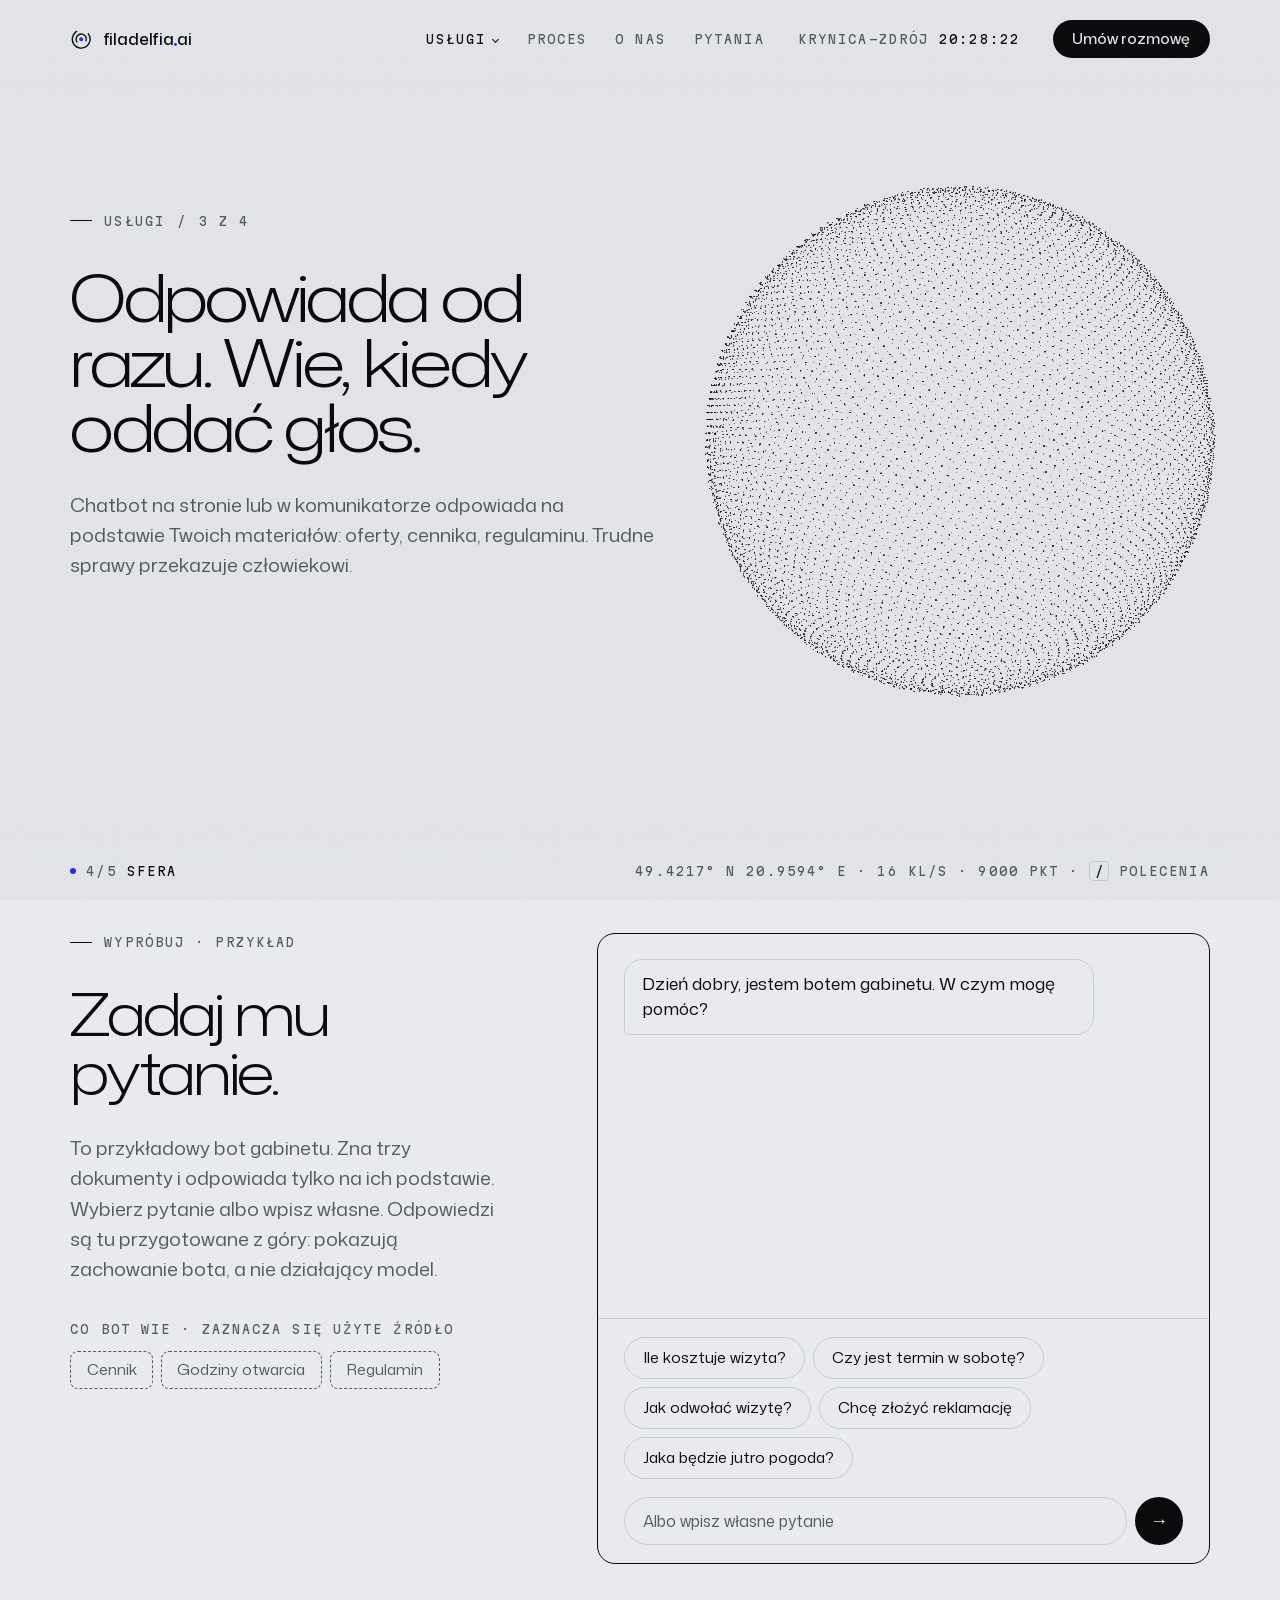
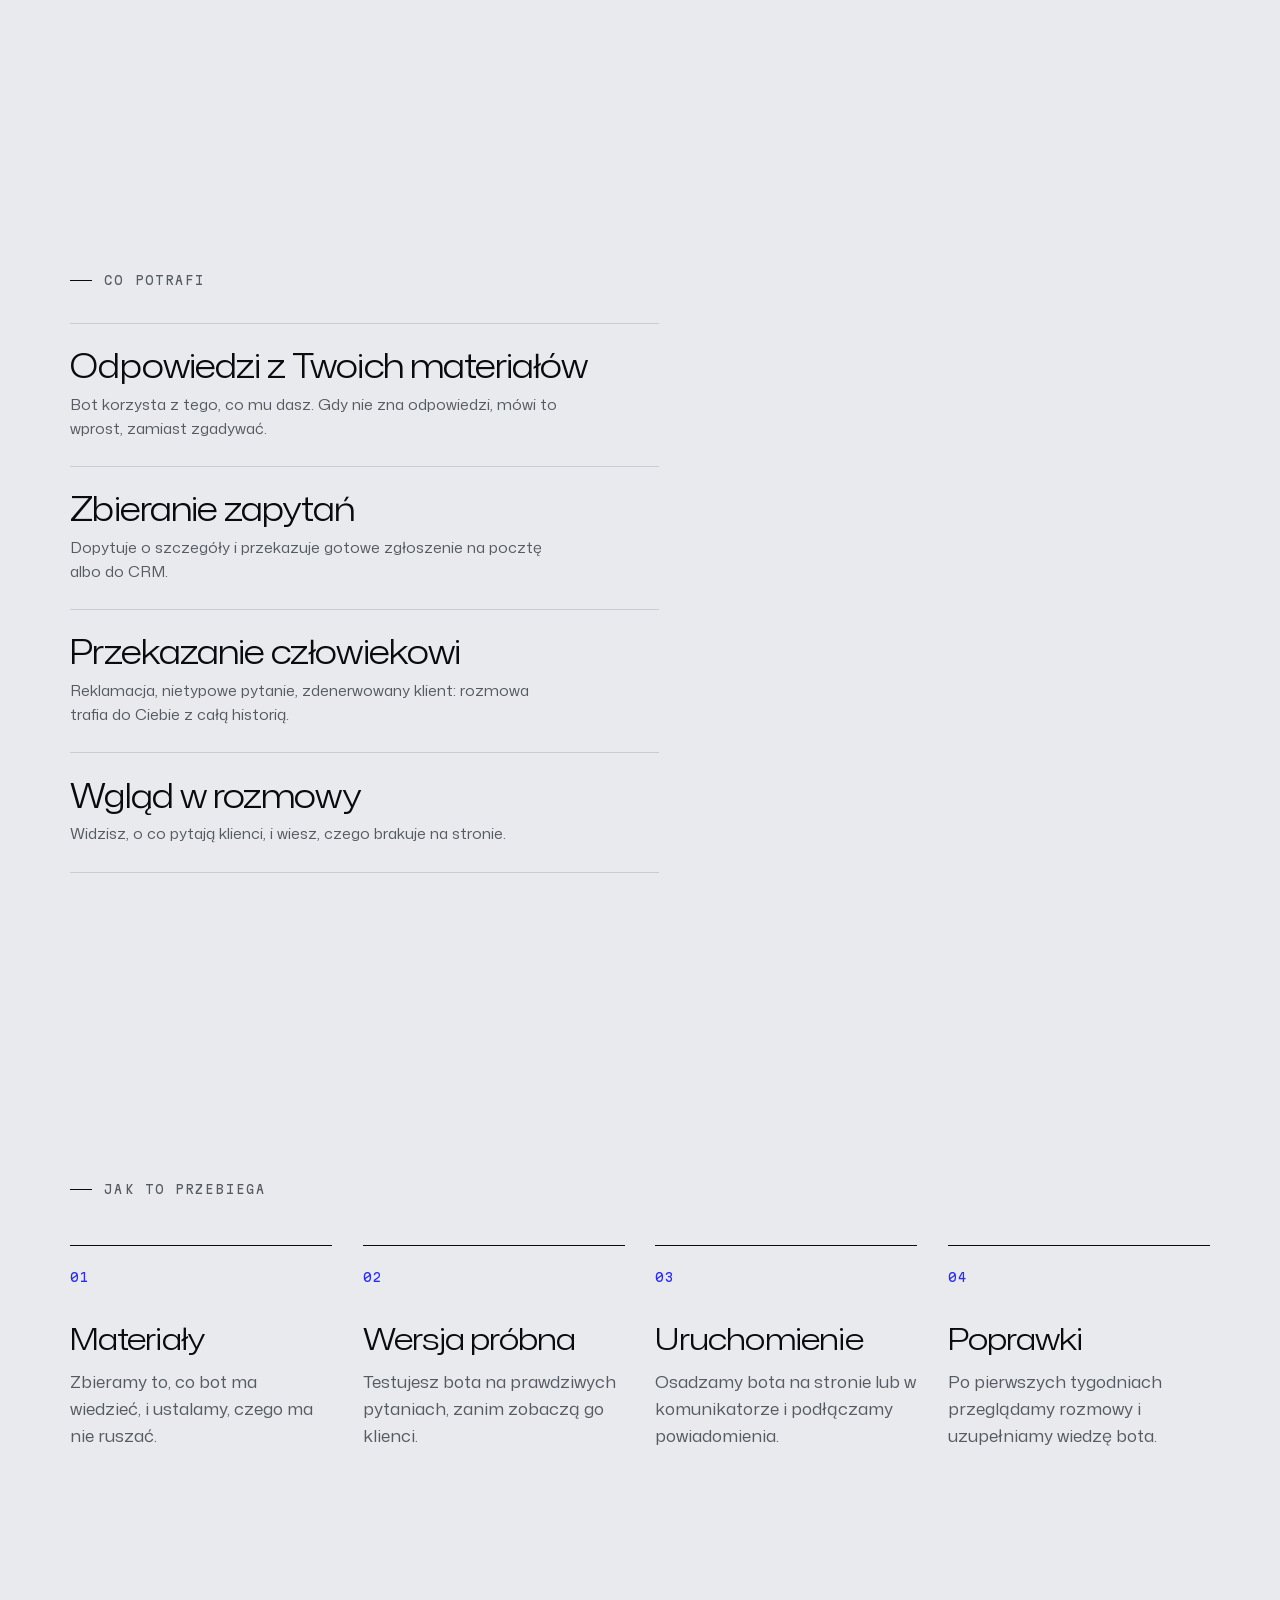
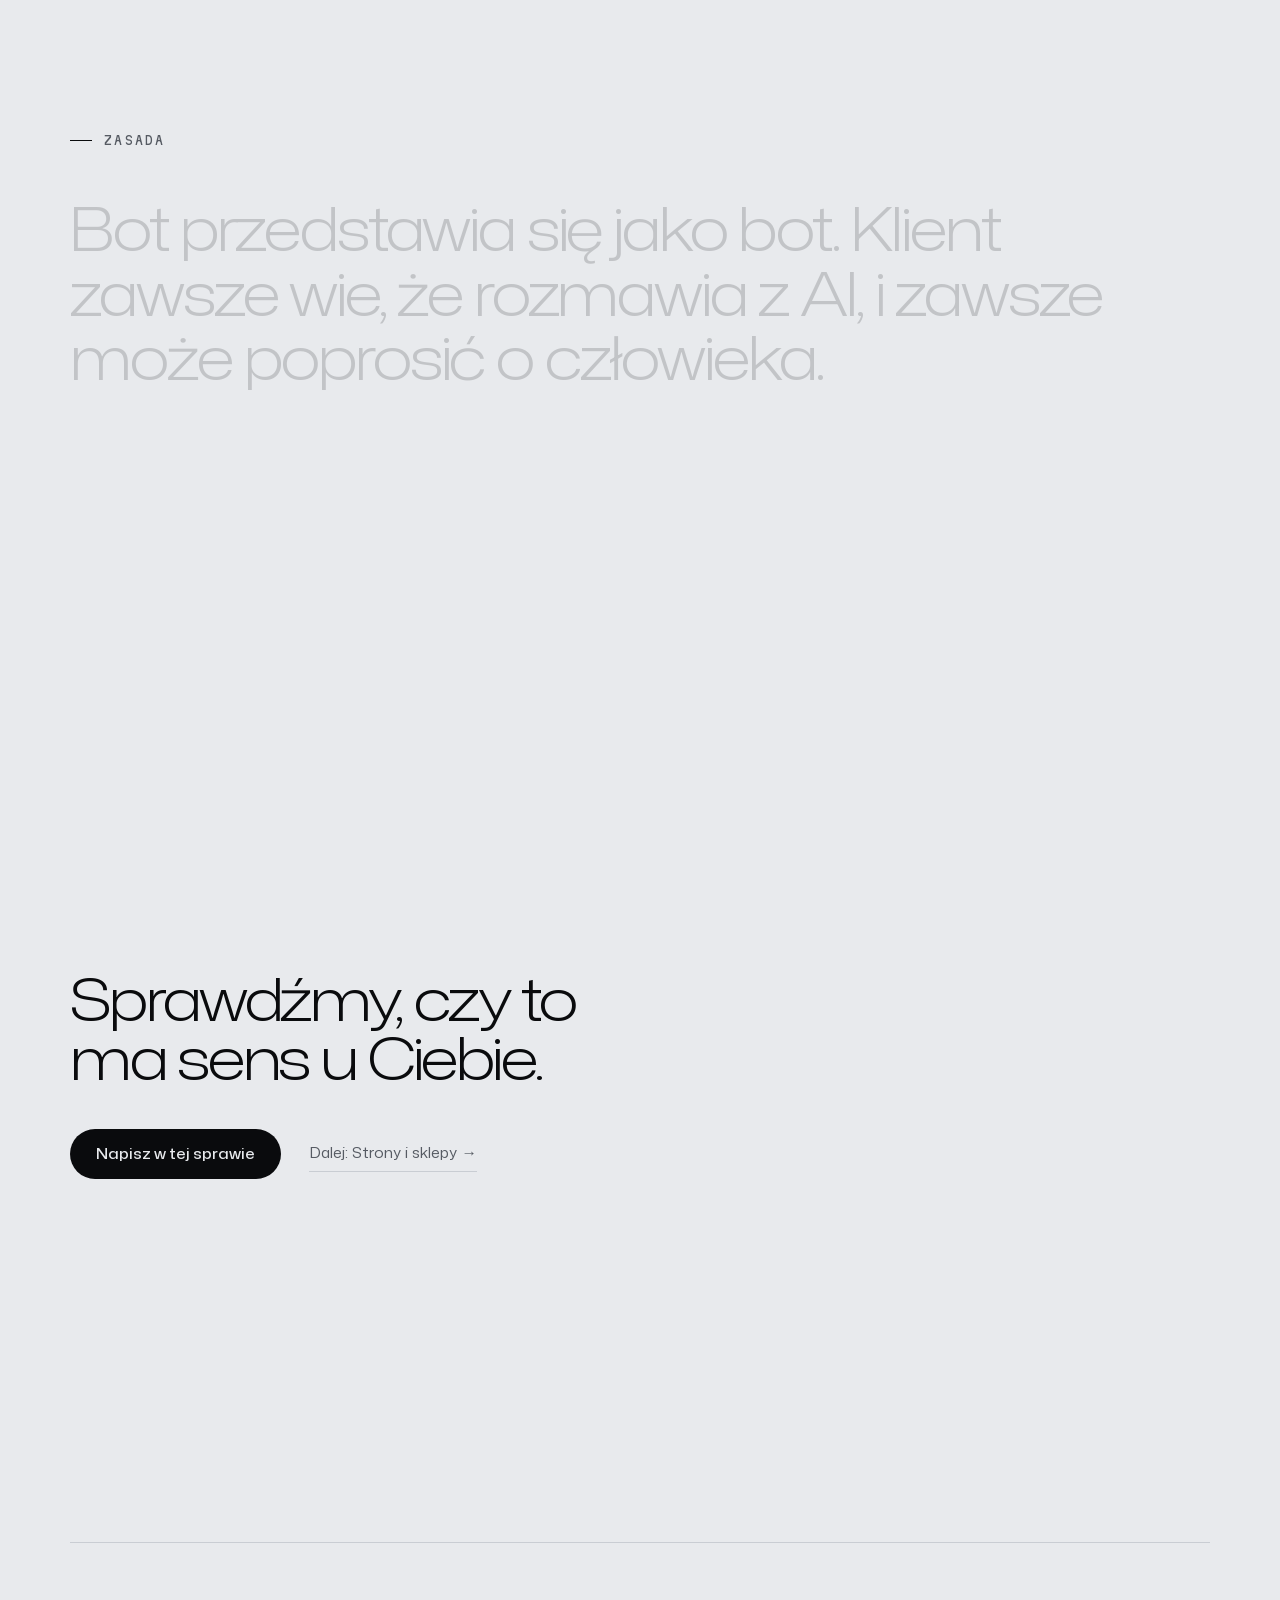
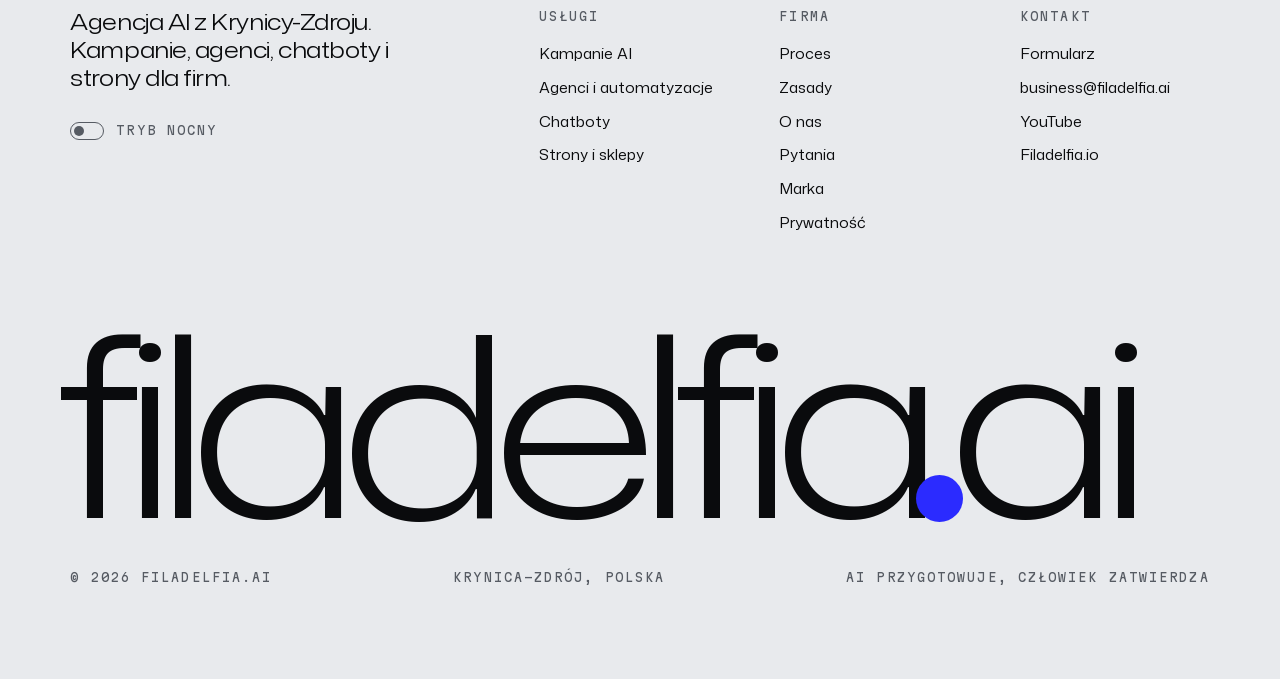
<file: chatboty.html>
<!doctype html>
<html lang="pl">
<head>
  <meta charset="utf-8">
  <meta name="viewport" content="width=device-width, initial-scale=1">
  <title>Chatboty AI — Filadelfia.ai</title>
  <meta name="description" content="Chatbot, który odpowiada na podstawie Twoich materiałów i przekazuje trudne sprawy człowiekowi.">
  <!-- Bez indeksowania: adres tymczasowy albo strona błędu. Build pod docelową domenę: INDEKSUJ=1 SITE=https://domena/ node build.mjs -->
  <meta name="robots" content="noindex, nofollow">
  <link rel="canonical" href="https://myjakfilip7-jpg.github.io/filadelfia-ai/chatboty.html">
  <meta property="og:url" content="https://myjakfilip7-jpg.github.io/filadelfia-ai/chatboty.html">
  <meta name="theme-color" content="#E8EAED">
  <meta property="og:title" content="Chatboty AI — Filadelfia.ai">
  <meta property="og:description" content="Chatbot, który odpowiada na podstawie Twoich materiałów i przekazuje trudne sprawy człowiekowi.">
  <meta property="og:type" content="website">
  <meta property="og:locale" content="pl_PL">
  <meta property="og:site_name" content="Filadelfia.ai">
  <meta property="og:image" content="https://myjakfilip7-jpg.github.io/filadelfia-ai/og.png">
  <meta property="og:image:width" content="1200">
  <meta property="og:image:height" content="630">
  <meta name="twitter:card" content="summary_large_image">
  <script type="application/ld+json">{"@context":"https://schema.org","@type":"ProfessionalService","name":"Filadelfia.ai","url":"https://myjakfilip7-jpg.github.io/filadelfia-ai/","email":"business@filadelfia.ai","description":"Agencja AI: kampanie reklamowe AI, agenci i automatyzacje, chatboty, strony i sklepy.","address":{"@type":"PostalAddress","addressLocality":"Krynica-Zdrój","addressCountry":"PL"},"sameAs":["https://www.youtube.com/@filadroid","https://www.youtube.com/@bez_litosci"]}</script>
  <script>try { if (localStorage.getItem('fila-theme') === 'noc') document.documentElement.setAttribute('data-theme', 'noc'); } catch (e) {}</script>
  <link rel="icon" href="favicon.svg" type="image/svg+xml">
  <link rel="apple-touch-icon" href="icon-180.png">
  <link rel="manifest" href="manifest.webmanifest">
  <link rel="preload" href="fonts/mona-sans-latin.woff2" as="font" type="font/woff2" crossorigin>
  <link rel="stylesheet" href="styles.css?v=891a3153aa">
</head>
<body data-form="3">
  <a class="skip" href="#main">Przejdź do treści</a>
  <noscript><p class="noscript">Strona działa bez JavaScriptu, ale bez animacji i dem. Formularz kontaktowy otworzy wtedy Twój program pocztowy.</p></noscript>
  <canvas id="field" aria-hidden="true"></canvas>

  <header class="bar" id="bar">
    <a class="logo" href="./" aria-label="Filadelfia.ai — strona główna"><svg class="mark" width="22" height="22" viewBox="0 0 24 24" fill="none" aria-hidden="true"><g stroke="currentColor" stroke-width="1.5" stroke-linecap="round"><circle cx="12" cy="12" r="9.6" stroke-dasharray="46.3 14" transform="rotate(-38 12 12)"/><circle cx="12" cy="12" r="5.5" stroke-dasharray="21.5 13.06" transform="rotate(148 12 12)"/></g><circle class="mark__p" cx="12" cy="12" r="2.1"/></svg><span class="word">filadelfia<span class="word__dot">.</span>ai</span></a>
    <nav class="bar__nav mono" aria-label="Główna">
      <div class="nav__has">
        <a href="./#uslugi" aria-current="page">Usługi</a>
        <div class="nav__panel">
          <a href="kampanie.html"><strong>Kampanie reklamowe AI</strong><span>Spoty, zdjęcia produktowe, formaty do reklam</span></a>
          <a href="automatyzacje.html"><strong>Agenci i automatyzacje</strong><span>Zapytania, oferty i raporty bez przeklejania</span></a>
          <a href="chatboty.html"><strong>Chatboty AI</strong><span>Odpowiedzi z Twoich materiałów, z przekazaniem człowiekowi</span></a>
          <a href="strony.html"><strong>Strony, aplikacje, sklepy</strong><span>Strony, sklepy i narzędzia, którymi zarządzasz sam</span></a>
        </div>
      </div>
      <a href="./#proces">Proces</a>
      <a href="./#o-nas">O nas</a>
      <a href="./#faq">Pytania</a>
    </nav>
    <p class="bar__clock mono" aria-hidden="true">Krynica-Zdrój <span id="clock">--:--:--</span></p>
    <a class="bar__cta" href="kontakt.html">Umów rozmowę</a>
    <button class="bar__menu mono" type="button" id="menuBtn" aria-expanded="false" aria-controls="menu">Menu</button>
  </header>

  <nav class="menu" id="menu" aria-label="Menu" inert>
    <div class="menu__list">
      <details class="menu__group">
        <summary>Usługi</summary>
        <a href="kampanie.html">Kampanie reklamowe AI</a>
        <a href="automatyzacje.html">Agenci i automatyzacje</a>
        <a href="chatboty.html">Chatboty AI</a>
        <a href="strony.html">Strony, aplikacje, sklepy</a>
      </details>
      <a class="menu__row" href="./#proces">Proces</a>
      <a class="menu__row" href="./#o-nas">O nas</a>
      <a class="menu__row" href="./#faq">Pytania</a>
    </div>
    <div class="menu__foot">
      <a class="pill" href="kontakt.html">Umów rozmowę</a>
    </div>
  </nav>

  <main id="main">
    <section class="scene scene--hero scene--page">
      <div class="col">
        <p class="tag mono" data-r><a href="./#uslugi">Usługi</a> <span aria-hidden="true">/</span> 3 z 4</p>
        <h1 class="h1--page" data-r>Odpowiada od razu. Wie, kiedy oddać głos.</h1>
        <p class="lead" data-r>Chatbot na stronie lub w komunikatorze odpowiada na podstawie Twoich materiałów: oferty, cennika, regulaminu. Trudne sprawy przekazuje człowiekowi.</p>
      </div>
    </section>

    <section class="wide wide--demo">
      <div class="split">
        <div>
          <p class="tag mono" data-r>Wypróbuj · przykład</p>
          <h2 class="ask" data-r>Zadaj mu pytanie.</h2>
          <p class="lead" data-r>To przykładowy bot gabinetu. Zna trzy dokumenty i odpowiada tylko na ich podstawie. Wybierz pytanie albo wpisz własne. Odpowiedzi są tu przygotowane z góry: pokazują zachowanie bota, a nie działający model.</p>
          <p class="picker__label mono" data-r>Co bot wie · zaznacza się użyte źródło</p>
          <p class="sources" data-r><span data-src="cennik">Cennik</span><span data-src="godziny">Godziny otwarcia</span><span data-src="regulamin">Regulamin</span></p>
        </div>
        <div class="chatbox" data-chat data-r>
          <div class="chatbox__log" aria-live="polite">
            <p class="chat__bot">Dzień dobry, jestem botem gabinetu. W czym mogę pomóc?</p>
          </div>
          <p class="chips chatbox__asks">
            <button type="button" data-src="cennik" data-k="koszt,cen,ile,platn,zaplac,drog" data-a="Pierwsza wizyta kosztuje 180 zł i trwa 50 minut. Kolejne wizyty to 150 zł.">Ile kosztuje wizyta?</button>
            <button type="button" data-src="godziny" data-k="sobot,termin,godzin,otwar,czynn,kiedy,niedziel" data-a="W sobotę gabinet jest otwarty od 9:00 do 14:00. Wolne terminy sprawdzi i potwierdzi recepcja.">Czy jest termin w sobotę?</button>
            <button type="button" data-src="regulamin" data-k="odwol,przeloz,rezygn,anul" data-a="Wizytę można odwołać bez opłaty najpóźniej 24 godziny przed terminem. Później gabinet nalicza połowę ceny.">Jak odwołać wizytę?</button>
            <button type="button" data-k="reklamac,skarg,zwrot,niezadowol,czlowiek,konsultant,recepcj" data-a="To sprawa dla człowieka. Przekazuję rozmowę do recepcji razem z całą historią. Odpiszą w tym oknie." data-sys="Rozmowa przekazana · recepcja">Chcę złożyć reklamację</button>
            <button type="button" data-fallback data-a="Tego nie wiem. Odpowiadam tylko na pytania o gabinet: cennik, godziny i regulamin.">Jaka będzie jutro pogoda?</button>
          </p>
          <form class="chatbox__form">
            <input type="text" name="q" placeholder="Albo wpisz własne pytanie" aria-label="Twoje pytanie do bota" maxlength="120" autocomplete="off" enterkeyhint="send">
            <button type="submit" aria-label="Wyślij pytanie"><span aria-hidden="true">→</span></button>
          </form>
          <button class="more chatbox__reset" type="button" data-reset hidden>Zacznij od nowa</button>
        </div>
      </div>
    </section>

    <div class="gap"></div>

    <section class="block">
      <div class="col">
        <p class="tag mono" data-r>Co potrafi</p>
        <ul class="index">
          <li data-r>
            <h2>Odpowiedzi z Twoich materiałów</h2>
            <p>Bot korzysta z tego, co mu dasz. Gdy nie zna odpowiedzi, mówi to wprost, zamiast zgadywać.</p>
          </li>
          <li data-r>
            <h2>Zbieranie zapytań</h2>
            <p>Dopytuje o szczegóły i przekazuje gotowe zgłoszenie na pocztę albo do CRM.</p>
          </li>
          <li data-r>
            <h2>Przekazanie człowiekowi</h2>
            <p>Reklamacja, nietypowe pytanie, zdenerwowany klient: rozmowa trafia do Ciebie z całą historią.</p>
          </li>
          <li data-r>
            <h2>Wgląd w rozmowy</h2>
            <p>Widzisz, o co pytają klienci, i wiesz, czego brakuje na stronie.</p>
          </li>
        </ul>
      </div>
    </section>

    <section class="wide wide--steps">
      <p class="tag mono" data-r>Jak to przebiega</p>
      <ol class="steps steps--row">
          <li data-r>
            <span class="steps__n mono">01</span>
            <h2>Materiały</h2>
            <p>Zbieramy to, co bot ma wiedzieć, i ustalamy, czego ma nie ruszać.</p>
          </li>
          <li data-r>
            <span class="steps__n mono">02</span>
            <h2>Wersja próbna</h2>
            <p>Testujesz bota na prawdziwych pytaniach, zanim zobaczą go klienci.</p>
          </li>
          <li data-r>
            <span class="steps__n mono">03</span>
            <h2>Uruchomienie</h2>
            <p>Osadzamy bota na stronie lub w komunikatorze i podłączamy powiadomienia.</p>
          </li>
          <li data-r>
            <span class="steps__n mono">04</span>
            <h2>Poprawki</h2>
            <p>Po pierwszych tygodniach przeglądamy rozmowy i uzupełniamy wiedzę bota.</p>
          </li>
      </ol>
    </section>

    <section class="wide wide--note">
      <p class="tag mono" data-r>Zasada</p>
      <p class="fill">Bot przedstawia się jako bot. Klient zawsze wie, że rozmawia z AI, i zawsze może poprosić o człowieka.</p>
    </section>

    <div class="gap"></div>

    <section class="block block--end">
      <div class="col">
        <h2 class="ask" data-r>Sprawdźmy, czy to ma sens u&nbsp;Ciebie.</h2>
        <p class="actions" data-r>
          <a class="pill" href="kontakt.html?temat=chatboty">Napisz w tej sprawie</a>
          <a class="more" href="strony.html">Dalej: Strony i sklepy <span aria-hidden="true">→</span></a>
        </p>
        
      </div>
    </section>
  </main>

  <footer class="end">
    <div class="end__cols">
      <div class="end__about">
        <p>Agencja AI z Krynicy-Zdroju. Kampanie, agenci, chatboty i strony dla firm.</p>
        <button class="end__theme mono" type="button" id="themeBtn" aria-pressed="false"><span class="end__sw" aria-hidden="true"></span>Tryb nocny</button>
      </div>
      <nav aria-label="Usługi">
        <p class="mono">Usługi</p>
        <a href="kampanie.html">Kampanie AI</a>
        <a href="automatyzacje.html">Agenci i automatyzacje</a>
        <a href="chatboty.html">Chatboty</a>
        <a href="strony.html">Strony i sklepy</a>
      </nav>
      <nav aria-label="Firma">
        <p class="mono">Firma</p>
        <a href="./#proces">Proces</a>
        <a href="./#zasady">Zasady</a>
        <a href="./#o-nas">O nas</a>
        <a href="./#faq">Pytania</a>
        <a href="marka.html">Marka</a>
        <a href="prywatnosc.html">Prywatność</a>
      </nav>
      <nav aria-label="Kontakt">
        <p class="mono">Kontakt</p>
        <a href="kontakt.html">Formularz</a>
        <a href="mailto:business@filadelfia.ai">business@filadelfia.ai</a>
        <a href="https://www.youtube.com/@filadroid" target="_blank" rel="noopener">YouTube</a>
        <a href="https://filadelfia.io" target="_blank" rel="noopener">Filadelfia.io</a>
      </nav>
    </div>
    <p class="mega" aria-hidden="true">filadelfia<span class="word__dot">.</span>ai</p>
    <p class="end__row mono"><span>© <span id="year">2026</span> Filadelfia.ai</span><span>Krynica-Zdrój, Polska</span><span>AI przygotowuje, człowiek zatwierdza</span></p>
  </footer>

  <aside class="hud mono">
    <button class="hud__form" type="button" id="hudBtn" aria-label="Wiersz poleceń" aria-controls="cmd" aria-expanded="false"><span class="hud__dot"></span><span id="hudIndex">4/5</span> <span id="hudName">Sfera</span><span class="hud__tap" aria-hidden="true">›_</span></button>
    <p class="hud__data" aria-hidden="true">49.4217° N 20.9594° E<span id="hudStats"></span> · <span class="hud__key">/</span> polecenia</p>
  </aside>

  <div class="cmd" id="cmd" role="dialog" aria-label="Wiersz poleceń" hidden>
    <div class="cmd__bar"><span>filadelfia.ai · terminal</span><button type="button" id="cmdClose" aria-label="Zamknij wiersz poleceń">esc</button></div>
    <div class="cmd__out" id="cmdOut" role="log" aria-live="polite"></div>
    <form id="cmdForm"><span aria-hidden="true">›</span><span class="cmd__field"><span class="cmd__ghost" id="cmdGhost" aria-hidden="true"></span><input id="cmdIn" type="text" autocomplete="off" autocapitalize="off" autocorrect="off" spellcheck="false" enterkeyhint="go" aria-label="Polecenie" placeholder="pomoc"></span><button type="submit" class="cmd__run" aria-label="Wykonaj polecenie">↵</button></form>
  </div>

  <script src="script.js?v=8f7493b6fe" defer></script>
</body>
</html>
</file>
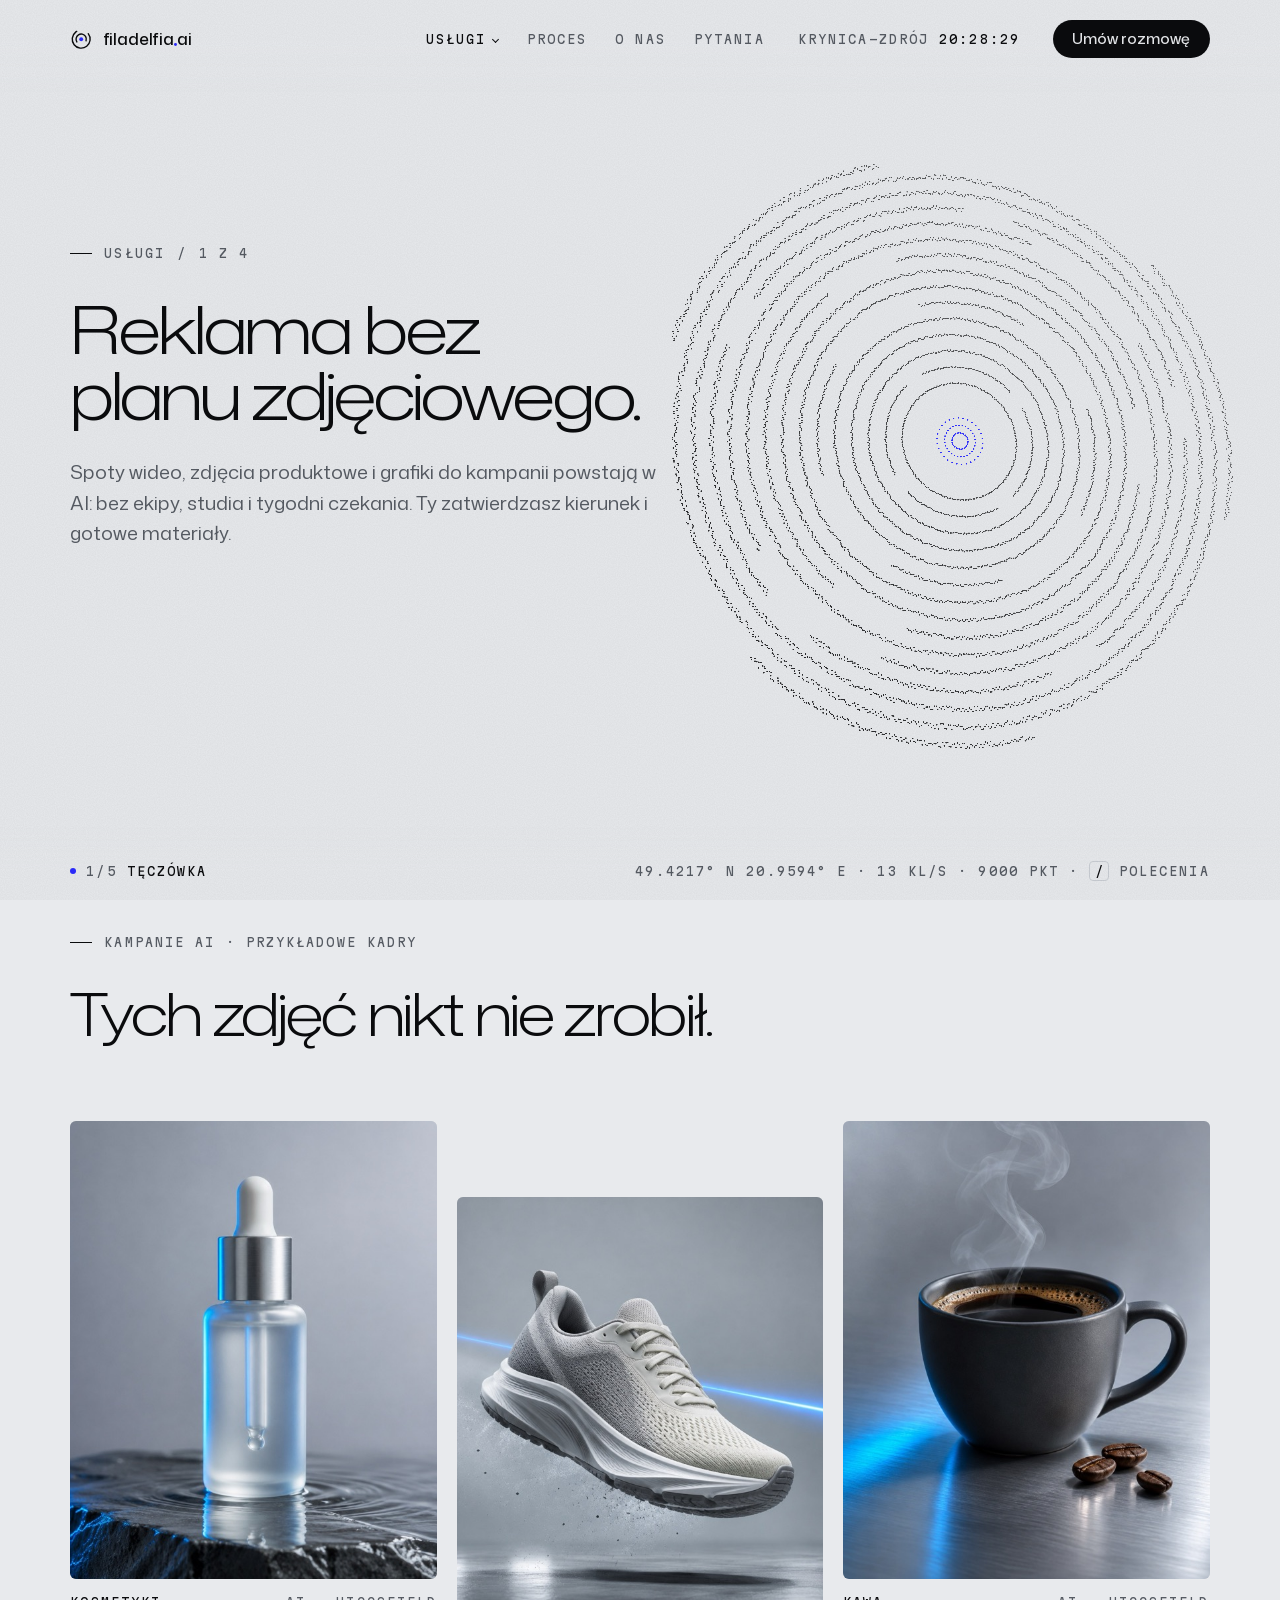
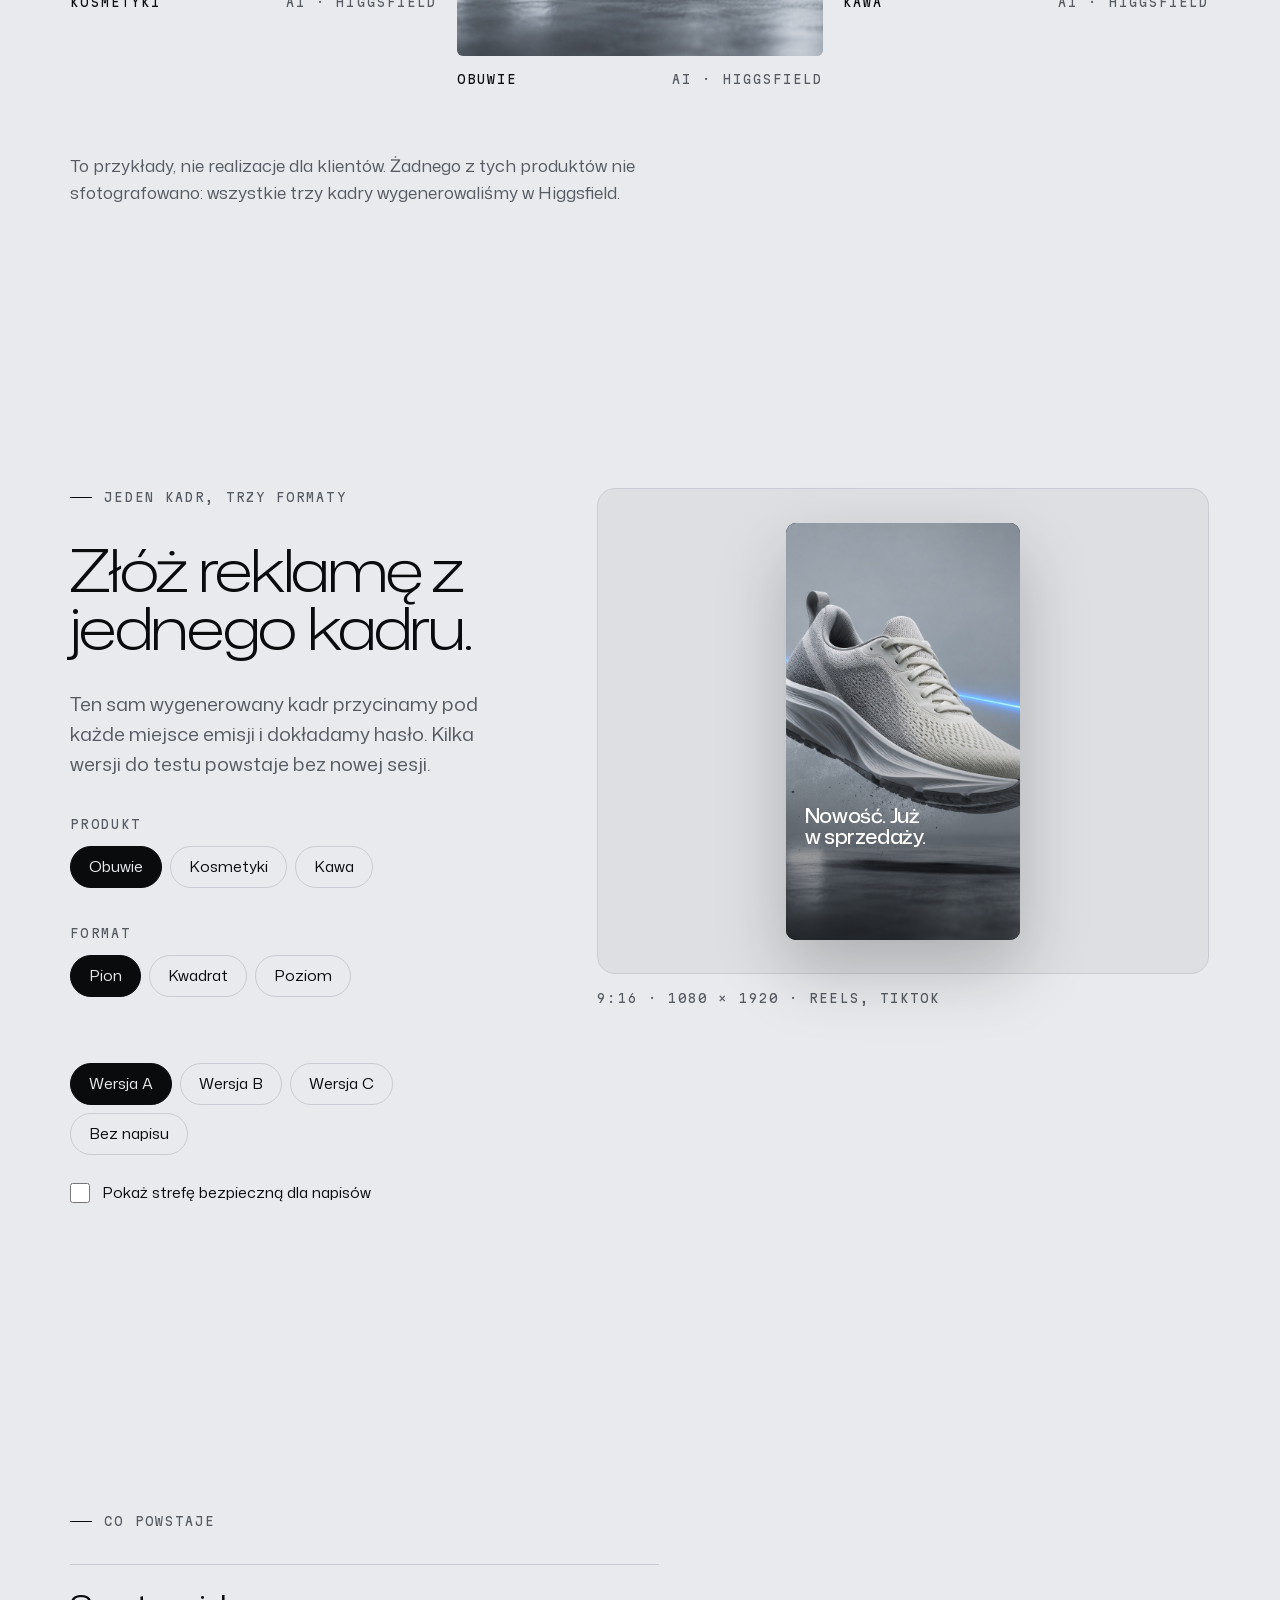
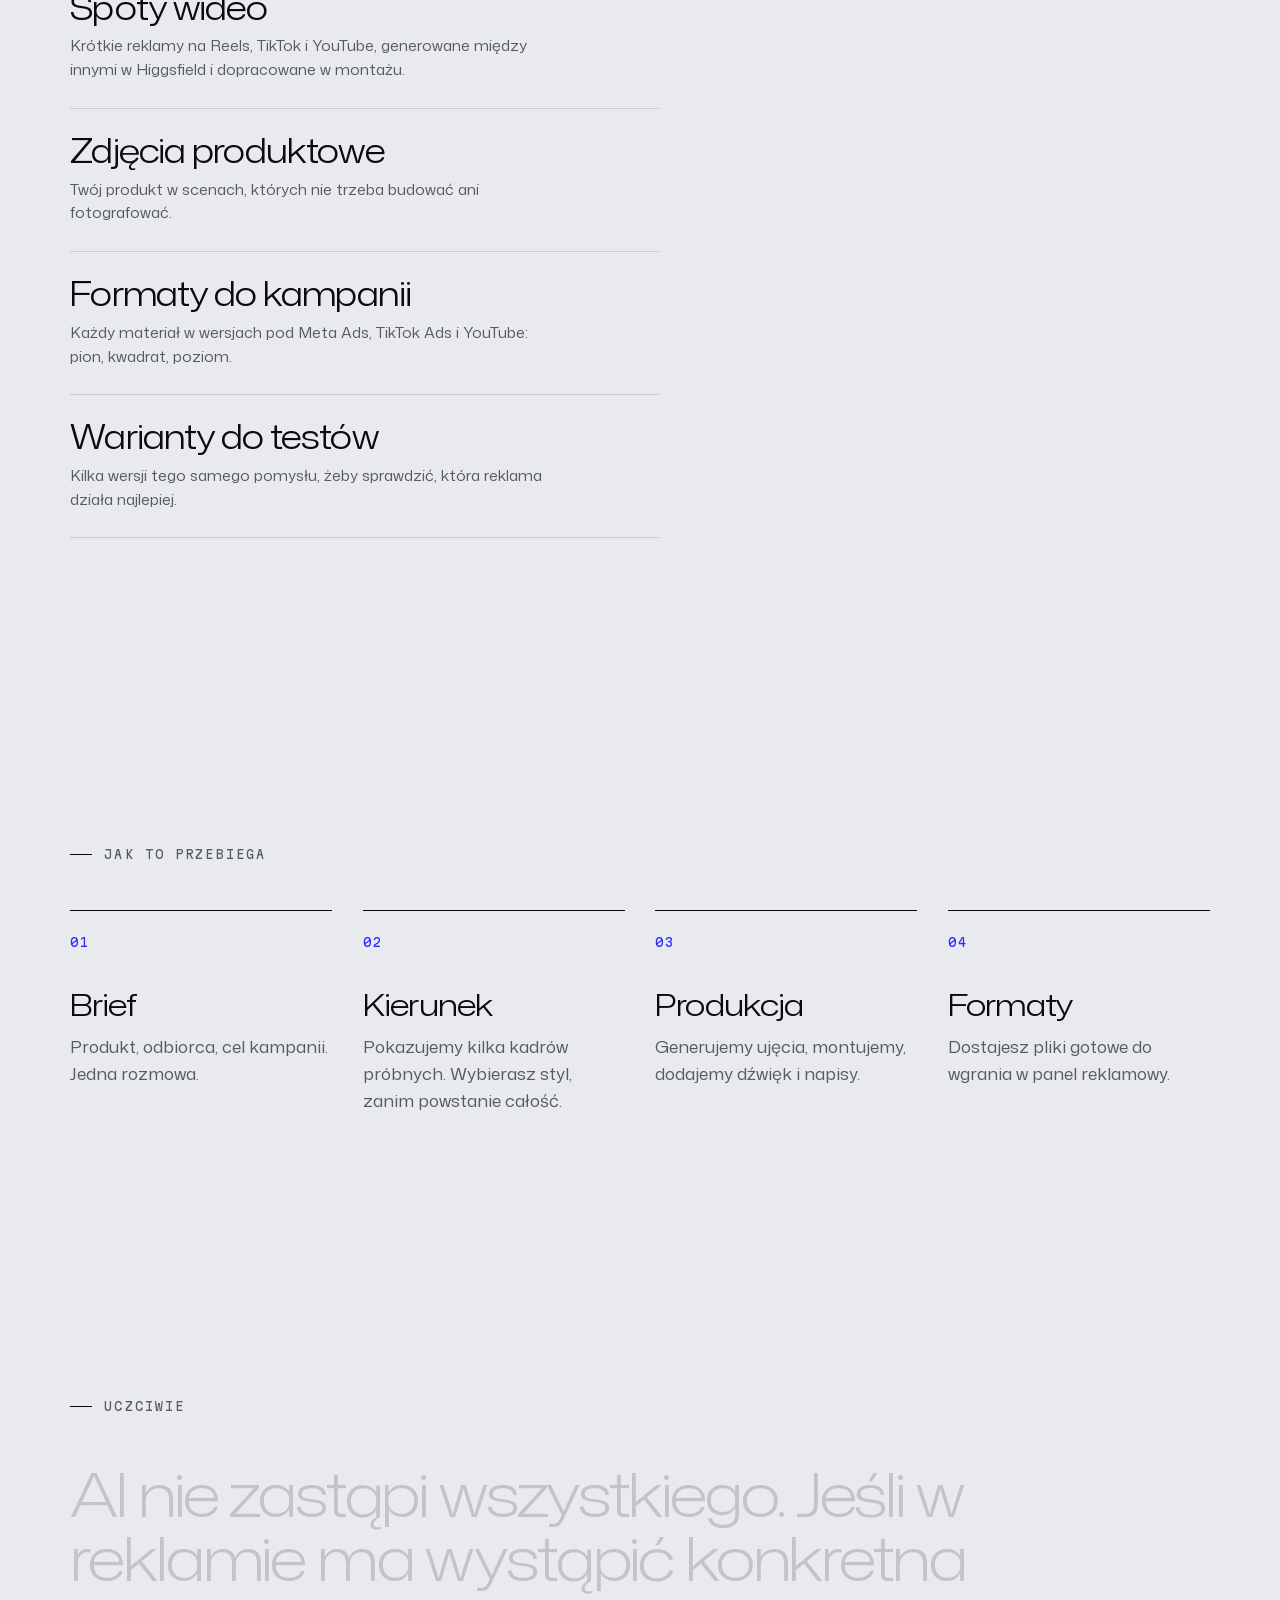
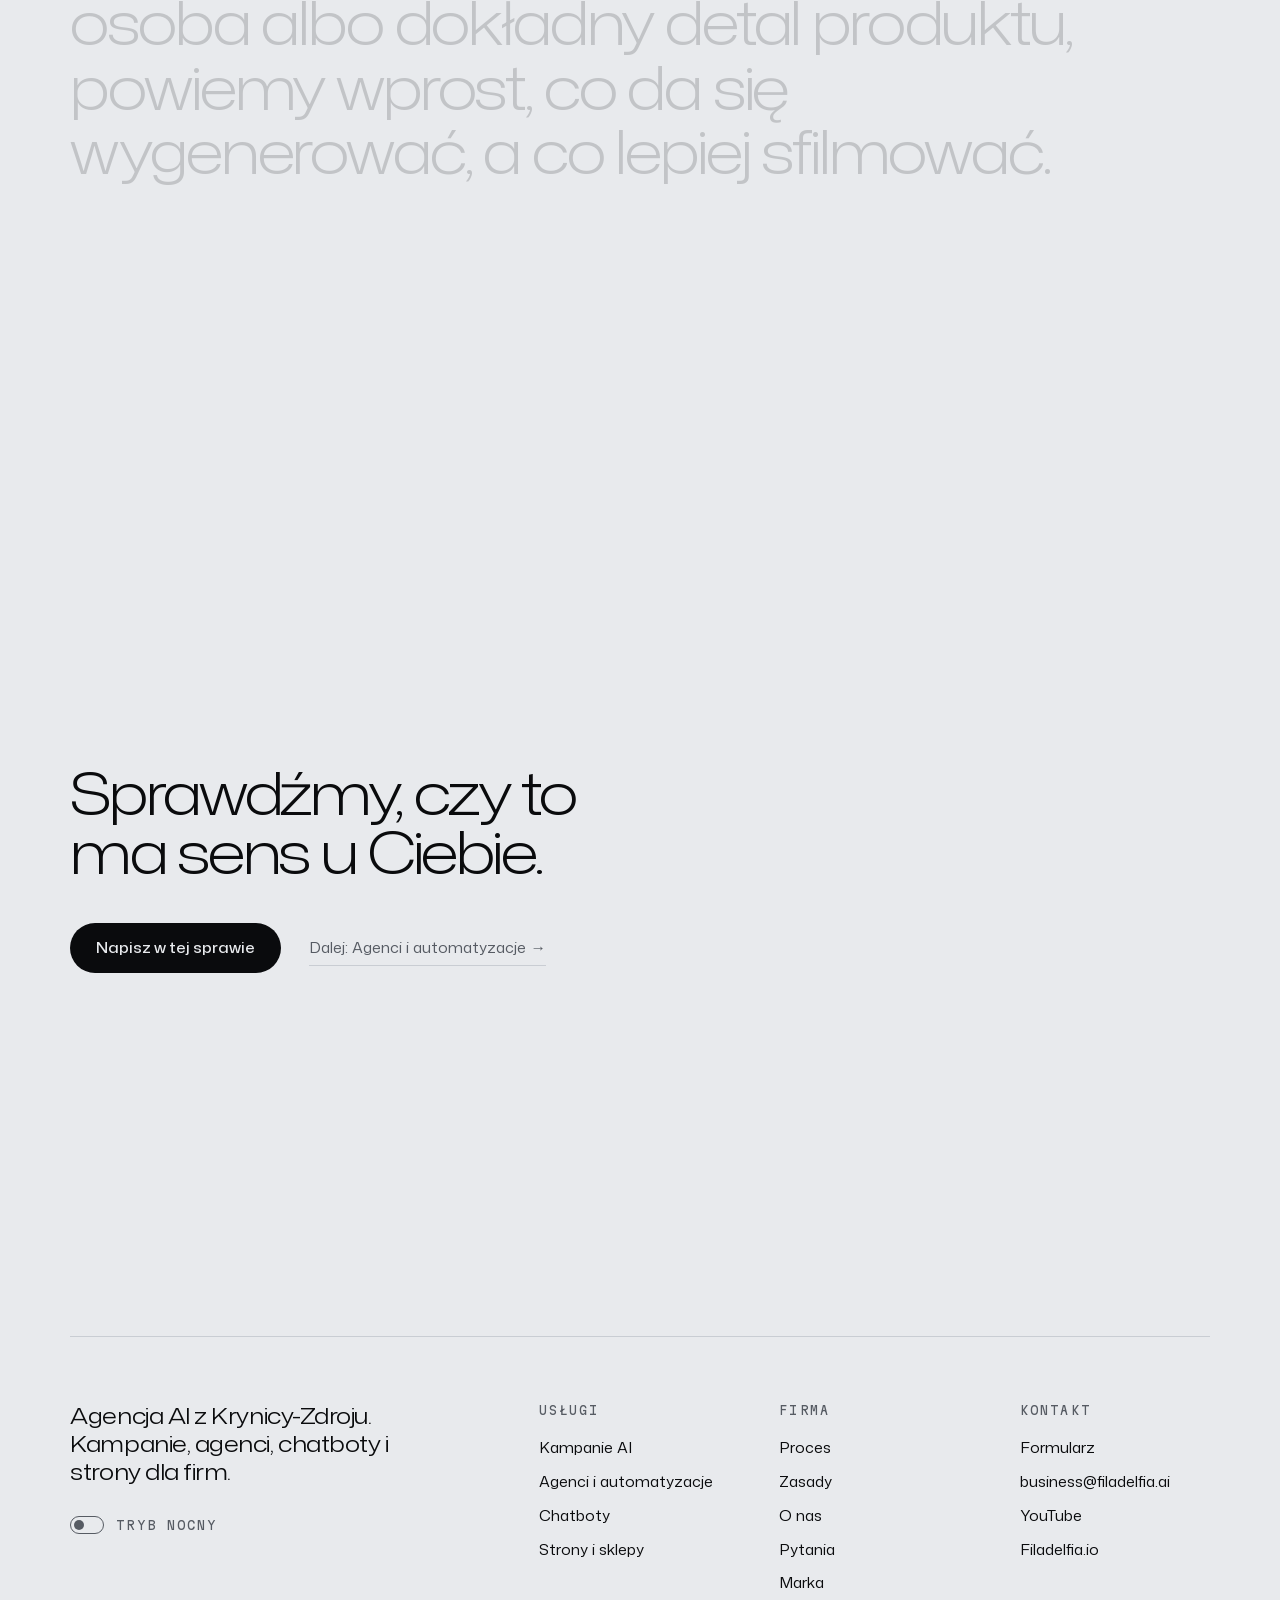
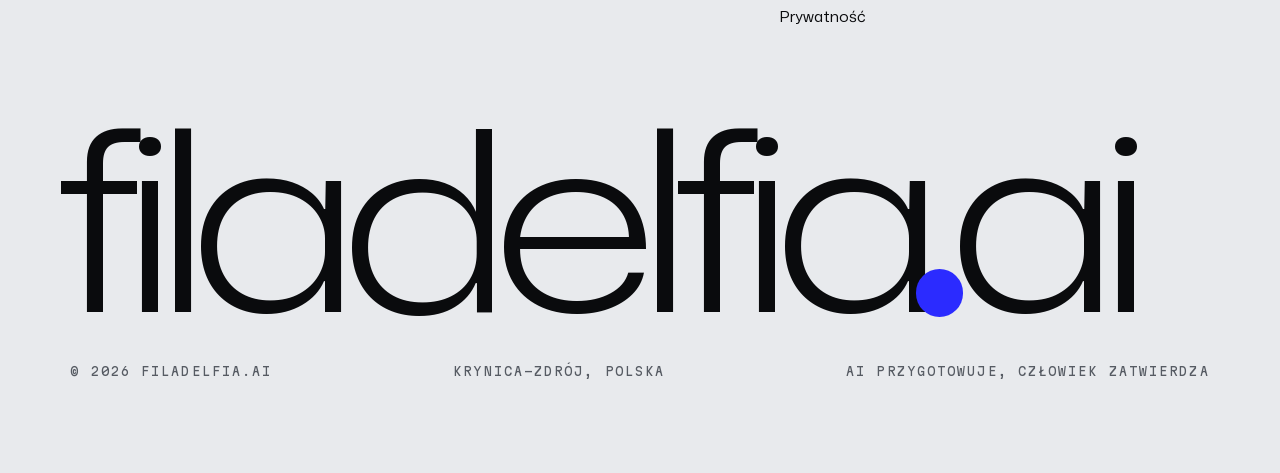
<file: kampanie.html>
<!doctype html>
<html lang="pl">
<head>
  <meta charset="utf-8">
  <meta name="viewport" content="width=device-width, initial-scale=1">
  <title>Kampanie reklamowe AI — Filadelfia.ai</title>
  <meta name="description" content="Spoty wideo, zdjęcia produktowe i grafiki do kampanii generowane w AI. Bez planu zdjęciowego.">
  <!-- Bez indeksowania: adres tymczasowy albo strona błędu. Build pod docelową domenę: INDEKSUJ=1 SITE=https://domena/ node build.mjs -->
  <meta name="robots" content="noindex, nofollow">
  <link rel="canonical" href="https://myjakfilip7-jpg.github.io/filadelfia-ai/kampanie.html">
  <meta property="og:url" content="https://myjakfilip7-jpg.github.io/filadelfia-ai/kampanie.html">
  <meta name="theme-color" content="#E8EAED">
  <meta property="og:title" content="Kampanie reklamowe AI — Filadelfia.ai">
  <meta property="og:description" content="Spoty wideo, zdjęcia produktowe i grafiki do kampanii generowane w AI. Bez planu zdjęciowego.">
  <meta property="og:type" content="website">
  <meta property="og:locale" content="pl_PL">
  <meta property="og:site_name" content="Filadelfia.ai">
  <meta property="og:image" content="https://myjakfilip7-jpg.github.io/filadelfia-ai/og.png">
  <meta property="og:image:width" content="1200">
  <meta property="og:image:height" content="630">
  <meta name="twitter:card" content="summary_large_image">
  <script type="application/ld+json">{"@context":"https://schema.org","@type":"ProfessionalService","name":"Filadelfia.ai","url":"https://myjakfilip7-jpg.github.io/filadelfia-ai/","email":"business@filadelfia.ai","description":"Agencja AI: kampanie reklamowe AI, agenci i automatyzacje, chatboty, strony i sklepy.","address":{"@type":"PostalAddress","addressLocality":"Krynica-Zdrój","addressCountry":"PL"},"sameAs":["https://www.youtube.com/@filadroid","https://www.youtube.com/@bez_litosci"]}</script>
  <script>try { if (localStorage.getItem('fila-theme') === 'noc') document.documentElement.setAttribute('data-theme', 'noc'); } catch (e) {}</script>
  <link rel="icon" href="favicon.svg" type="image/svg+xml">
  <link rel="apple-touch-icon" href="icon-180.png">
  <link rel="manifest" href="manifest.webmanifest">
  <link rel="preload" href="fonts/mona-sans-latin.woff2" as="font" type="font/woff2" crossorigin>
  <link rel="stylesheet" href="styles.css?v=891a3153aa">
</head>
<body data-form="0">
  <a class="skip" href="#main">Przejdź do treści</a>
  <noscript><p class="noscript">Strona działa bez JavaScriptu, ale bez animacji i dem. Formularz kontaktowy otworzy wtedy Twój program pocztowy.</p></noscript>
  <canvas id="field" aria-hidden="true"></canvas>

  <header class="bar" id="bar">
    <a class="logo" href="./" aria-label="Filadelfia.ai — strona główna"><svg class="mark" width="22" height="22" viewBox="0 0 24 24" fill="none" aria-hidden="true"><g stroke="currentColor" stroke-width="1.5" stroke-linecap="round"><circle cx="12" cy="12" r="9.6" stroke-dasharray="46.3 14" transform="rotate(-38 12 12)"/><circle cx="12" cy="12" r="5.5" stroke-dasharray="21.5 13.06" transform="rotate(148 12 12)"/></g><circle class="mark__p" cx="12" cy="12" r="2.1"/></svg><span class="word">filadelfia<span class="word__dot">.</span>ai</span></a>
    <nav class="bar__nav mono" aria-label="Główna">
      <div class="nav__has">
        <a href="./#uslugi" aria-current="page">Usługi</a>
        <div class="nav__panel">
          <a href="kampanie.html"><strong>Kampanie reklamowe AI</strong><span>Spoty, zdjęcia produktowe, formaty do reklam</span></a>
          <a href="automatyzacje.html"><strong>Agenci i automatyzacje</strong><span>Zapytania, oferty i raporty bez przeklejania</span></a>
          <a href="chatboty.html"><strong>Chatboty AI</strong><span>Odpowiedzi z Twoich materiałów, z przekazaniem człowiekowi</span></a>
          <a href="strony.html"><strong>Strony, aplikacje, sklepy</strong><span>Strony, sklepy i narzędzia, którymi zarządzasz sam</span></a>
        </div>
      </div>
      <a href="./#proces">Proces</a>
      <a href="./#o-nas">O nas</a>
      <a href="./#faq">Pytania</a>
    </nav>
    <p class="bar__clock mono" aria-hidden="true">Krynica-Zdrój <span id="clock">--:--:--</span></p>
    <a class="bar__cta" href="kontakt.html">Umów rozmowę</a>
    <button class="bar__menu mono" type="button" id="menuBtn" aria-expanded="false" aria-controls="menu">Menu</button>
  </header>

  <nav class="menu" id="menu" aria-label="Menu" inert>
    <div class="menu__list">
      <details class="menu__group">
        <summary>Usługi</summary>
        <a href="kampanie.html">Kampanie reklamowe AI</a>
        <a href="automatyzacje.html">Agenci i automatyzacje</a>
        <a href="chatboty.html">Chatboty AI</a>
        <a href="strony.html">Strony, aplikacje, sklepy</a>
      </details>
      <a class="menu__row" href="./#proces">Proces</a>
      <a class="menu__row" href="./#o-nas">O nas</a>
      <a class="menu__row" href="./#faq">Pytania</a>
    </div>
    <div class="menu__foot">
      <a class="pill" href="kontakt.html">Umów rozmowę</a>
    </div>
  </nav>

  <main id="main">
    <section class="scene scene--hero scene--page">
      <div class="col">
        <p class="tag mono" data-r><a href="./#uslugi">Usługi</a> <span aria-hidden="true">/</span> 1 z 4</p>
        <h1 class="h1--page" data-r>Reklama bez planu zdjęciowego.</h1>
        <p class="lead" data-r>Spoty wideo, zdjęcia produktowe i grafiki do kampanii powstają w AI: bez ekipy, studia i tygodni czekania. Ty zatwierdzasz kierunek i gotowe materiały.</p>
      </div>
    </section>

    <section class="wide wide--shots">
      <div class="head">
        <p class="tag mono" data-r>Kampanie AI · przykładowe kadry</p>
        <h2 class="ask" data-r>Tych zdjęć nikt nie zrobił.</h2>
      </div>
      <ul class="shots">
        <li data-r>
          <figure>
            <div class="shot"><img src="media/serum.jpg" srcset="media/serum-560.jpg 560w, media/serum.jpg 896w" sizes="(max-width: 860px) 76vw, 30vw" alt="Szklana buteleczka serum z aluminiową nakrętką na mokrym kamieniu, niebieskie światło z boku" width="896" height="1120" loading="lazy" decoding="async"></div>
            <figcaption class="mono"><span>Kosmetyki</span><span>AI · Higgsfield</span></figcaption>
          </figure>
        </li>
        <li data-r>
          <figure>
            <div class="shot"><img src="media/but.jpg" srcset="media/but-560.jpg 560w, media/but.jpg 896w" sizes="(max-width: 860px) 76vw, 30vw" alt="Jasny but do biegania uchwycony w powietrzu nad ciemną posadzką, za nim niebieska smuga światła" width="896" height="1120" loading="lazy" decoding="async"></div>
            <figcaption class="mono"><span>Obuwie</span><span>AI · Higgsfield</span></figcaption>
          </figure>
        </li>
        <li data-r>
          <figure>
            <div class="shot"><img src="media/kawa.jpg" srcset="media/kawa-560.jpg 560w, media/kawa.jpg 896w" sizes="(max-width: 860px) 76vw, 30vw" alt="Grafitowa filiżanka czarnej kawy z unoszącą się parą na szczotkowanym aluminium" width="896" height="1120" loading="lazy" decoding="async"></div>
            <figcaption class="mono"><span>Kawa</span><span>AI · Higgsfield</span></figcaption>
          </figure>
        </li>
      </ul>
      <p class="shots__note" data-r>To przykłady, nie realizacje dla klientów. Żadnego z tych produktów nie sfotografowano: wszystkie trzy kadry wygenerowaliśmy w Higgsfield.</p>
    </section>

    <section class="wide wide--demo" data-formats>
      <div class="split">
        <div>
          <p class="tag mono" data-r>Jeden kadr, trzy formaty</p>
          <h2 class="ask" data-r>Złóż reklamę z jednego kadru.</h2>
          <p class="lead" data-r>Ten sam wygenerowany kadr przycinamy pod każde miejsce emisji i dokładamy hasło. Kilka wersji do testu powstaje bez nowej sesji.</p>
          <p class="picker__label mono" data-r>Produkt</p>
          <p class="chips" data-r>
            <button type="button" data-img="media/but.jpg" aria-pressed="true">Obuwie</button>
            <button type="button" data-img="media/serum.jpg" aria-pressed="false">Kosmetyki</button>
            <button type="button" data-img="media/kawa.jpg" aria-pressed="false">Kawa</button>
          </p>
          <p class="picker__label mono" data-r>Format</p>
          <p class="chips" data-r>
            <button type="button" data-f="916" data-meta="9:16 · 1080 × 1920 · Reels, TikTok" aria-pressed="true">Pion</button>
            <button type="button" data-f="11" data-meta="1:1 · 1080 × 1080 · feed" aria-pressed="false">Kwadrat</button>
            <button type="button" data-f="169" data-meta="16:9 · 1920 × 1080 · YouTube" aria-pressed="false">Poziom</button>
          </p>
          <p class="picker__label mono" data-r>Hasło do testu</p>
          <p class="chips" data-r>
            <button type="button" data-copy="Nowość. Już w sprzedaży." aria-pressed="true">Wersja A</button>
            <button type="button" data-copy="−20% do niedzieli" aria-pressed="false">Wersja B</button>
            <button type="button" data-copy="Sprawdź, zanim zniknie" aria-pressed="false">Wersja C</button>
            <button type="button" data-copy="" aria-pressed="false">Bez napisu</button>
          </p>
          <label class="cms__check" data-r><input type="checkbox" data-safe><span>Pokaż strefę bezpieczną dla napisów</span></label>
        </div>
        <div class="formats" data-r>
          <div class="formats__stage"><div class="formats__frame" data-f="916"><img src="media/but.jpg" alt="Wybrany kadr przycięty do wybranego formatu" decoding="async"><i class="formats__safe" aria-hidden="true"></i><p class="formats__copy">Nowość. Już w sprzedaży.</p></div></div>
          <p class="formats__meta mono" aria-live="polite">9:16 · 1080 × 1920 · Reels, TikTok</p>
        </div>
      </div>
    </section>

    <div class="gap"></div>

    <section class="block">
      <div class="col">
        <p class="tag mono" data-r>Co powstaje</p>
        <ul class="index">
          <li data-r>
            <h2>Spoty wideo</h2>
            <p>Krótkie reklamy na Reels, TikTok i YouTube, generowane między innymi w Higgsfield i dopracowane w montażu.</p>
          </li>
          <li data-r>
            <h2>Zdjęcia produktowe</h2>
            <p>Twój produkt w scenach, których nie trzeba budować ani fotografować.</p>
          </li>
          <li data-r>
            <h2>Formaty do kampanii</h2>
            <p>Każdy materiał w wersjach pod Meta Ads, TikTok Ads i YouTube: pion, kwadrat, poziom.</p>
          </li>
          <li data-r>
            <h2>Warianty do testów</h2>
            <p>Kilka wersji tego samego pomysłu, żeby sprawdzić, która reklama działa najlepiej.</p>
          </li>
        </ul>
      </div>
    </section>

    <section class="wide wide--steps">
      <p class="tag mono" data-r>Jak to przebiega</p>
      <ol class="steps steps--row">
          <li data-r>
            <span class="steps__n mono">01</span>
            <h2>Brief</h2>
            <p>Produkt, odbiorca, cel kampanii. Jedna rozmowa.</p>
          </li>
          <li data-r>
            <span class="steps__n mono">02</span>
            <h2>Kierunek</h2>
            <p>Pokazujemy kilka kadrów próbnych. Wybierasz styl, zanim powstanie całość.</p>
          </li>
          <li data-r>
            <span class="steps__n mono">03</span>
            <h2>Produkcja</h2>
            <p>Generujemy ujęcia, montujemy, dodajemy dźwięk i napisy.</p>
          </li>
          <li data-r>
            <span class="steps__n mono">04</span>
            <h2>Formaty</h2>
            <p>Dostajesz pliki gotowe do wgrania w panel reklamowy.</p>
          </li>
      </ol>
    </section>

    <section class="wide wide--note">
      <p class="tag mono" data-r>Uczciwie</p>
      <p class="fill">AI nie zastąpi wszystkiego. Jeśli w reklamie ma wystąpić konkretna osoba albo dokładny detal produktu, powiemy wprost, co da się wygenerować, a co lepiej sfilmować.</p>
    </section>

    <div class="gap"></div>

    <section class="block block--end">
      <div class="col">
        <h2 class="ask" data-r>Sprawdźmy, czy to ma sens u&nbsp;Ciebie.</h2>
        <p class="actions" data-r>
          <a class="pill" href="kontakt.html?temat=kampanie">Napisz w tej sprawie</a>
          <a class="more" href="automatyzacje.html">Dalej: Agenci i automatyzacje <span aria-hidden="true">→</span></a>
        </p>
        
      </div>
    </section>
  </main>

  <footer class="end">
    <div class="end__cols">
      <div class="end__about">
        <p>Agencja AI z Krynicy-Zdroju. Kampanie, agenci, chatboty i strony dla firm.</p>
        <button class="end__theme mono" type="button" id="themeBtn" aria-pressed="false"><span class="end__sw" aria-hidden="true"></span>Tryb nocny</button>
      </div>
      <nav aria-label="Usługi">
        <p class="mono">Usługi</p>
        <a href="kampanie.html">Kampanie AI</a>
        <a href="automatyzacje.html">Agenci i automatyzacje</a>
        <a href="chatboty.html">Chatboty</a>
        <a href="strony.html">Strony i sklepy</a>
      </nav>
      <nav aria-label="Firma">
        <p class="mono">Firma</p>
        <a href="./#proces">Proces</a>
        <a href="./#zasady">Zasady</a>
        <a href="./#o-nas">O nas</a>
        <a href="./#faq">Pytania</a>
        <a href="marka.html">Marka</a>
        <a href="prywatnosc.html">Prywatność</a>
      </nav>
      <nav aria-label="Kontakt">
        <p class="mono">Kontakt</p>
        <a href="kontakt.html">Formularz</a>
        <a href="mailto:business@filadelfia.ai">business@filadelfia.ai</a>
        <a href="https://www.youtube.com/@filadroid" target="_blank" rel="noopener">YouTube</a>
        <a href="https://filadelfia.io" target="_blank" rel="noopener">Filadelfia.io</a>
      </nav>
    </div>
    <p class="mega" aria-hidden="true">filadelfia<span class="word__dot">.</span>ai</p>
    <p class="end__row mono"><span>© <span id="year">2026</span> Filadelfia.ai</span><span>Krynica-Zdrój, Polska</span><span>AI przygotowuje, człowiek zatwierdza</span></p>
  </footer>

  <aside class="hud mono">
    <button class="hud__form" type="button" id="hudBtn" aria-label="Wiersz poleceń" aria-controls="cmd" aria-expanded="false"><span class="hud__dot"></span><span id="hudIndex">1/5</span> <span id="hudName">Tęczówka</span><span class="hud__tap" aria-hidden="true">›_</span></button>
    <p class="hud__data" aria-hidden="true">49.4217° N 20.9594° E<span id="hudStats"></span> · <span class="hud__key">/</span> polecenia</p>
  </aside>

  <div class="cmd" id="cmd" role="dialog" aria-label="Wiersz poleceń" hidden>
    <div class="cmd__bar"><span>filadelfia.ai · terminal</span><button type="button" id="cmdClose" aria-label="Zamknij wiersz poleceń">esc</button></div>
    <div class="cmd__out" id="cmdOut" role="log" aria-live="polite"></div>
    <form id="cmdForm"><span aria-hidden="true">›</span><span class="cmd__field"><span class="cmd__ghost" id="cmdGhost" aria-hidden="true"></span><input id="cmdIn" type="text" autocomplete="off" autocapitalize="off" autocorrect="off" spellcheck="false" enterkeyhint="go" aria-label="Polecenie" placeholder="pomoc"></span><button type="submit" class="cmd__run" aria-label="Wykonaj polecenie">↵</button></form>
  </div>

  <script src="script.js?v=8f7493b6fe" defer></script>
</body>
</html>
</file>
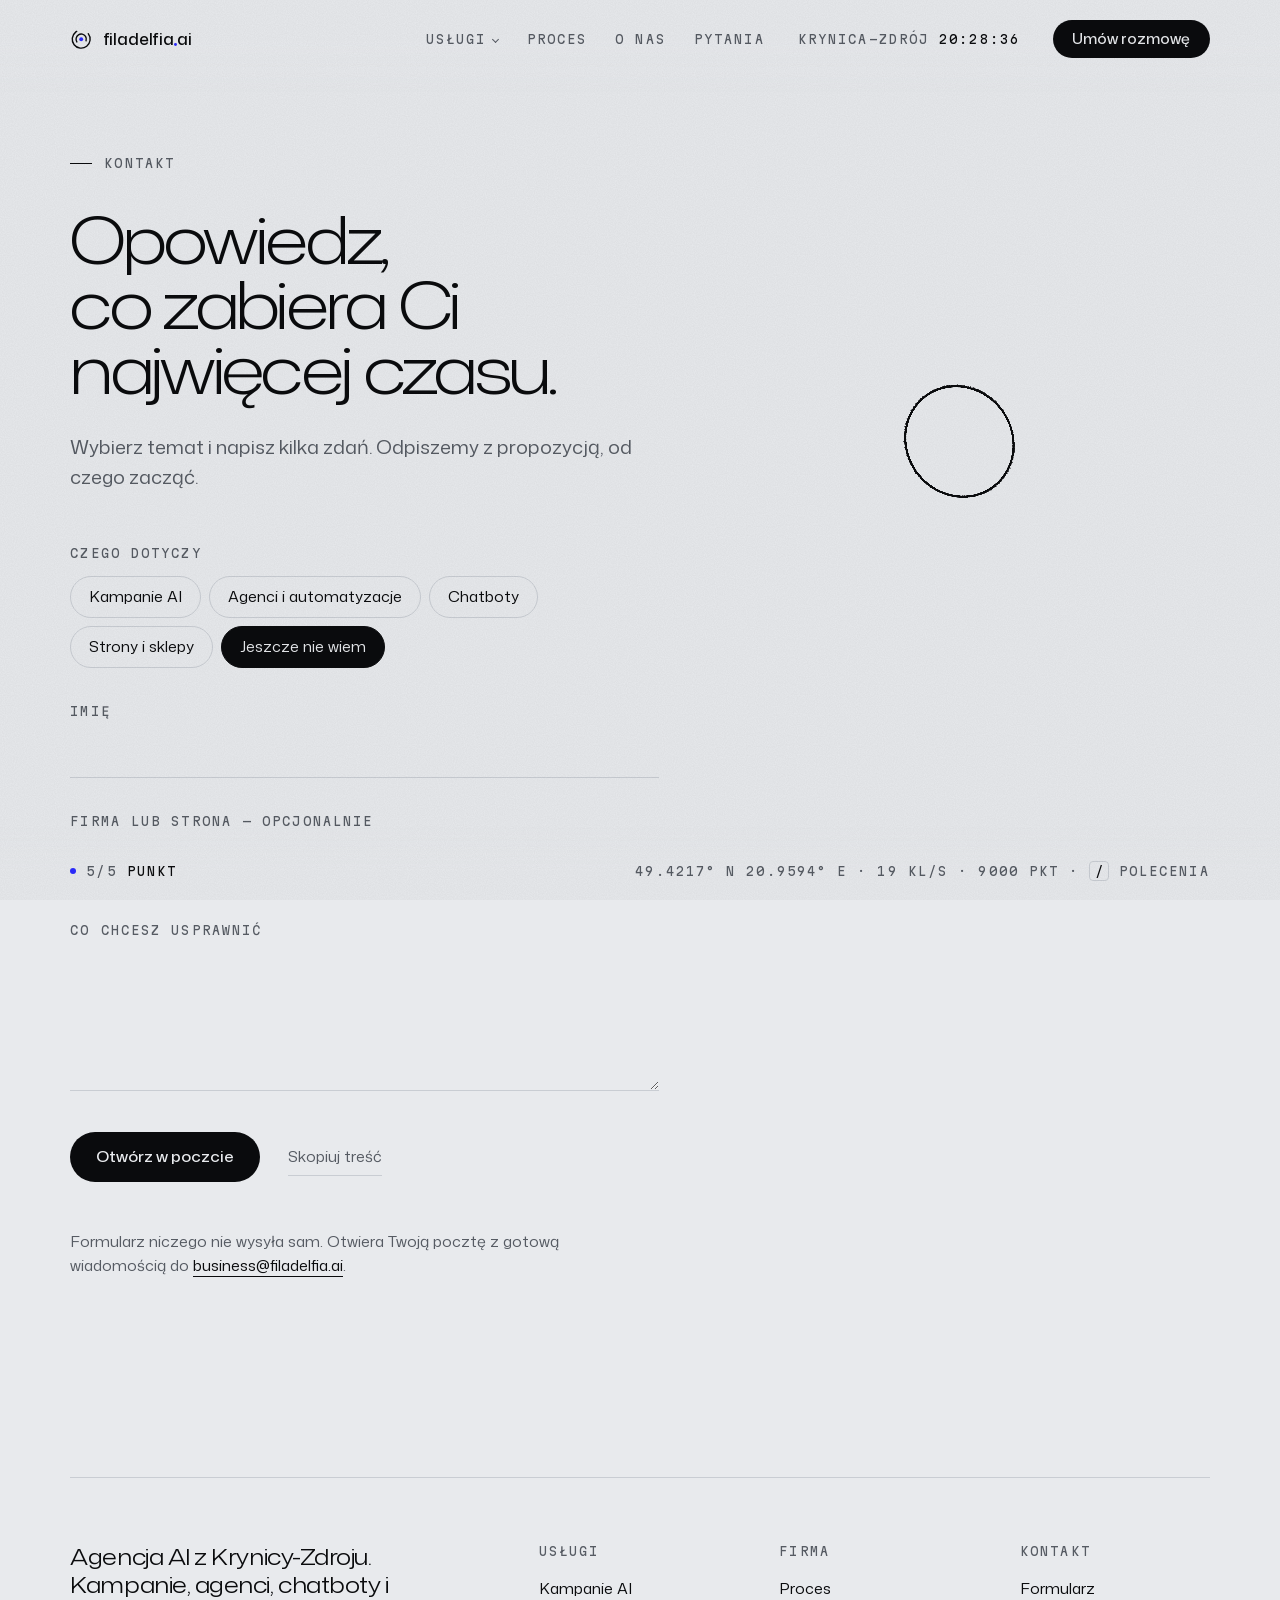
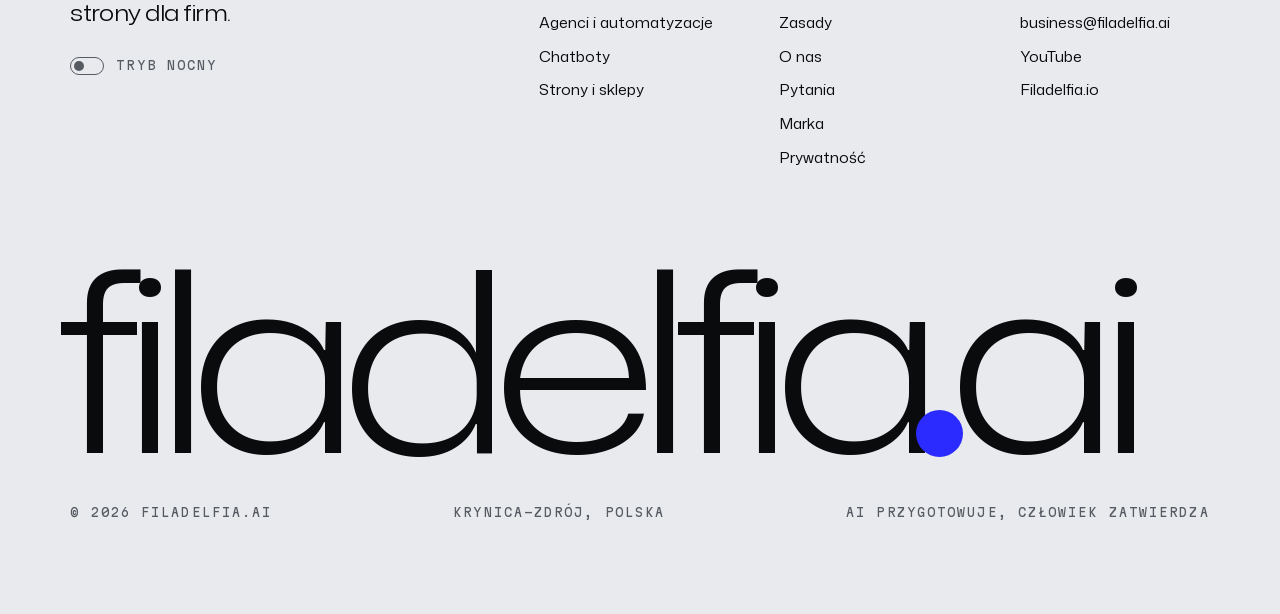
<file: kontakt.html>
<!doctype html>
<html lang="pl">
<head>
  <meta charset="utf-8">
  <meta name="viewport" content="width=device-width, initial-scale=1">
  <title>Kontakt — Filadelfia.ai</title>
  <meta name="description" content="Opowiedz, co zabiera Ci najwięcej czasu. Odpiszemy z propozycją, od czego zacząć.">
  <!-- Bez indeksowania: adres tymczasowy albo strona błędu. Build pod docelową domenę: INDEKSUJ=1 SITE=https://domena/ node build.mjs -->
  <meta name="robots" content="noindex, nofollow">
  <link rel="canonical" href="https://myjakfilip7-jpg.github.io/filadelfia-ai/kontakt.html">
  <meta property="og:url" content="https://myjakfilip7-jpg.github.io/filadelfia-ai/kontakt.html">
  <meta name="theme-color" content="#E8EAED">
  <meta property="og:title" content="Kontakt — Filadelfia.ai">
  <meta property="og:description" content="Opowiedz, co zabiera Ci najwięcej czasu. Odpiszemy z propozycją, od czego zacząć.">
  <meta property="og:type" content="website">
  <meta property="og:locale" content="pl_PL">
  <meta property="og:site_name" content="Filadelfia.ai">
  <meta property="og:image" content="https://myjakfilip7-jpg.github.io/filadelfia-ai/og.png">
  <meta property="og:image:width" content="1200">
  <meta property="og:image:height" content="630">
  <meta name="twitter:card" content="summary_large_image">
  <script type="application/ld+json">{"@context":"https://schema.org","@type":"ProfessionalService","name":"Filadelfia.ai","url":"https://myjakfilip7-jpg.github.io/filadelfia-ai/","email":"business@filadelfia.ai","description":"Agencja AI: kampanie reklamowe AI, agenci i automatyzacje, chatboty, strony i sklepy.","address":{"@type":"PostalAddress","addressLocality":"Krynica-Zdrój","addressCountry":"PL"},"sameAs":["https://www.youtube.com/@filadroid","https://www.youtube.com/@bez_litosci"]}</script>
  <script>try { if (localStorage.getItem('fila-theme') === 'noc') document.documentElement.setAttribute('data-theme', 'noc'); } catch (e) {}</script>
  <link rel="icon" href="favicon.svg" type="image/svg+xml">
  <link rel="apple-touch-icon" href="icon-180.png">
  <link rel="manifest" href="manifest.webmanifest">
  <link rel="preload" href="fonts/mona-sans-latin.woff2" as="font" type="font/woff2" crossorigin>
  <link rel="stylesheet" href="styles.css?v=891a3153aa">
</head>
<body data-form="4">
  <a class="skip" href="#main">Przejdź do treści</a>
  <noscript><p class="noscript">Strona działa bez JavaScriptu, ale bez animacji i dem. Formularz kontaktowy otworzy wtedy Twój program pocztowy.</p></noscript>
  <canvas id="field" aria-hidden="true"></canvas>

  <header class="bar" id="bar">
    <a class="logo" href="./" aria-label="Filadelfia.ai — strona główna"><svg class="mark" width="22" height="22" viewBox="0 0 24 24" fill="none" aria-hidden="true"><g stroke="currentColor" stroke-width="1.5" stroke-linecap="round"><circle cx="12" cy="12" r="9.6" stroke-dasharray="46.3 14" transform="rotate(-38 12 12)"/><circle cx="12" cy="12" r="5.5" stroke-dasharray="21.5 13.06" transform="rotate(148 12 12)"/></g><circle class="mark__p" cx="12" cy="12" r="2.1"/></svg><span class="word">filadelfia<span class="word__dot">.</span>ai</span></a>
    <nav class="bar__nav mono" aria-label="Główna">
      <div class="nav__has">
        <a href="./#uslugi">Usługi</a>
        <div class="nav__panel">
          <a href="kampanie.html"><strong>Kampanie reklamowe AI</strong><span>Spoty, zdjęcia produktowe, formaty do reklam</span></a>
          <a href="automatyzacje.html"><strong>Agenci i automatyzacje</strong><span>Zapytania, oferty i raporty bez przeklejania</span></a>
          <a href="chatboty.html"><strong>Chatboty AI</strong><span>Odpowiedzi z Twoich materiałów, z przekazaniem człowiekowi</span></a>
          <a href="strony.html"><strong>Strony, aplikacje, sklepy</strong><span>Strony, sklepy i narzędzia, którymi zarządzasz sam</span></a>
        </div>
      </div>
      <a href="./#proces">Proces</a>
      <a href="./#o-nas">O nas</a>
      <a href="./#faq">Pytania</a>
    </nav>
    <p class="bar__clock mono" aria-hidden="true">Krynica-Zdrój <span id="clock">--:--:--</span></p>
    <a class="bar__cta" href="kontakt.html" aria-current="page">Umów rozmowę</a>
    <button class="bar__menu mono" type="button" id="menuBtn" aria-expanded="false" aria-controls="menu">Menu</button>
  </header>

  <nav class="menu" id="menu" aria-label="Menu" inert>
    <div class="menu__list">
      <details class="menu__group">
        <summary>Usługi</summary>
        <a href="kampanie.html">Kampanie reklamowe AI</a>
        <a href="automatyzacje.html">Agenci i automatyzacje</a>
        <a href="chatboty.html">Chatboty AI</a>
        <a href="strony.html">Strony, aplikacje, sklepy</a>
      </details>
      <a class="menu__row" href="./#proces">Proces</a>
      <a class="menu__row" href="./#o-nas">O nas</a>
      <a class="menu__row" href="./#faq">Pytania</a>
    </div>
    <div class="menu__foot">
      <a class="pill" href="kontakt.html">Umów rozmowę</a>
    </div>
  </nav>

  <main id="main">
    <section class="scene scene--form">
      <div class="col">
        <p class="tag mono" data-r>Kontakt</p>
        <h1 class="h1--page" data-r>Opowiedz, co zabiera Ci najwięcej czasu.</h1>
        <p class="lead" data-r>Wybierz temat i napisz kilka zdań. Odpiszemy z propozycją, od czego zacząć.</p>

        <form class="brief" id="brief" data-mail="business@filadelfia.ai" action="mailto:business@filadelfia.ai" method="post" enctype="text/plain" data-r>
          <fieldset>
            <legend class="mono">Czego dotyczy</legend>
            <div class="chips">
              <label><input type="radio" name="temat" value="kampanie" data-label="Kampanie reklamowe AI"><span>Kampanie AI</span></label>
              <label><input type="radio" name="temat" value="automatyzacje" data-label="Agenci i automatyzacje"><span>Agenci i automatyzacje</span></label>
              <label><input type="radio" name="temat" value="chatboty" data-label="Chatboty AI"><span>Chatboty</span></label>
              <label><input type="radio" name="temat" value="strony" data-label="Strony, aplikacje, sklepy"><span>Strony i sklepy</span></label>
              <label><input type="radio" name="temat" value="inne" data-label="Jeszcze nie wiem" checked><span>Jeszcze nie wiem</span></label>
            </div>
          </fieldset>
          <label class="field"><span class="mono">Imię</span><input type="text" name="imie" autocomplete="given-name" required></label>
          <label class="field"><span class="mono">Firma lub strona — opcjonalnie</span><input type="text" name="firma" autocomplete="organization"></label>
          <label class="field" id="briefContact" hidden><span class="mono">E-mail lub telefon</span><input type="text" name="kontakt" autocomplete="email"></label>
          <label class="field"><span class="mono">Co chcesz usprawnić</span><textarea name="opis" rows="4" required></textarea></label>
          <label class="trap" aria-hidden="true">Strona www<input type="text" name="www" tabindex="-1" autocomplete="off"></label>
          <p class="actions">
            <button class="pill" type="submit" id="briefSend">Otwórz w poczcie</button>
            <button class="more" type="button" id="briefCopy">Skopiuj treść</button>
          </p>
          <p class="brief__status mono" id="briefStatus" role="status"></p>
          <p class="brief__hint" id="briefHint">Formularz niczego nie wysyła sam. Otwiera Twoją pocztę z gotową wiadomością do <a href="mailto:business@filadelfia.ai">business@filadelfia.ai</a>.</p>
        </form>
        
      </div>
    </section>
  </main>

  <footer class="end">
    <div class="end__cols">
      <div class="end__about">
        <p>Agencja AI z Krynicy-Zdroju. Kampanie, agenci, chatboty i strony dla firm.</p>
        <button class="end__theme mono" type="button" id="themeBtn" aria-pressed="false"><span class="end__sw" aria-hidden="true"></span>Tryb nocny</button>
      </div>
      <nav aria-label="Usługi">
        <p class="mono">Usługi</p>
        <a href="kampanie.html">Kampanie AI</a>
        <a href="automatyzacje.html">Agenci i automatyzacje</a>
        <a href="chatboty.html">Chatboty</a>
        <a href="strony.html">Strony i sklepy</a>
      </nav>
      <nav aria-label="Firma">
        <p class="mono">Firma</p>
        <a href="./#proces">Proces</a>
        <a href="./#zasady">Zasady</a>
        <a href="./#o-nas">O nas</a>
        <a href="./#faq">Pytania</a>
        <a href="marka.html">Marka</a>
        <a href="prywatnosc.html">Prywatność</a>
      </nav>
      <nav aria-label="Kontakt">
        <p class="mono">Kontakt</p>
        <a href="kontakt.html">Formularz</a>
        <a href="mailto:business@filadelfia.ai">business@filadelfia.ai</a>
        <a href="https://www.youtube.com/@filadroid" target="_blank" rel="noopener">YouTube</a>
        <a href="https://filadelfia.io" target="_blank" rel="noopener">Filadelfia.io</a>
      </nav>
    </div>
    <p class="mega" aria-hidden="true">filadelfia<span class="word__dot">.</span>ai</p>
    <p class="end__row mono"><span>© <span id="year">2026</span> Filadelfia.ai</span><span>Krynica-Zdrój, Polska</span><span>AI przygotowuje, człowiek zatwierdza</span></p>
  </footer>

  <aside class="hud mono">
    <button class="hud__form" type="button" id="hudBtn" aria-label="Wiersz poleceń" aria-controls="cmd" aria-expanded="false"><span class="hud__dot"></span><span id="hudIndex">5/5</span> <span id="hudName">Punkt</span><span class="hud__tap" aria-hidden="true">›_</span></button>
    <p class="hud__data" aria-hidden="true">49.4217° N 20.9594° E<span id="hudStats"></span> · <span class="hud__key">/</span> polecenia</p>
  </aside>

  <div class="cmd" id="cmd" role="dialog" aria-label="Wiersz poleceń" hidden>
    <div class="cmd__bar"><span>filadelfia.ai · terminal</span><button type="button" id="cmdClose" aria-label="Zamknij wiersz poleceń">esc</button></div>
    <div class="cmd__out" id="cmdOut" role="log" aria-live="polite"></div>
    <form id="cmdForm"><span aria-hidden="true">›</span><span class="cmd__field"><span class="cmd__ghost" id="cmdGhost" aria-hidden="true"></span><input id="cmdIn" type="text" autocomplete="off" autocapitalize="off" autocorrect="off" spellcheck="false" enterkeyhint="go" aria-label="Polecenie" placeholder="pomoc"></span><button type="submit" class="cmd__run" aria-label="Wykonaj polecenie">↵</button></form>
  </div>

  <script src="script.js?v=8f7493b6fe" defer></script>
</body>
</html>
</file>
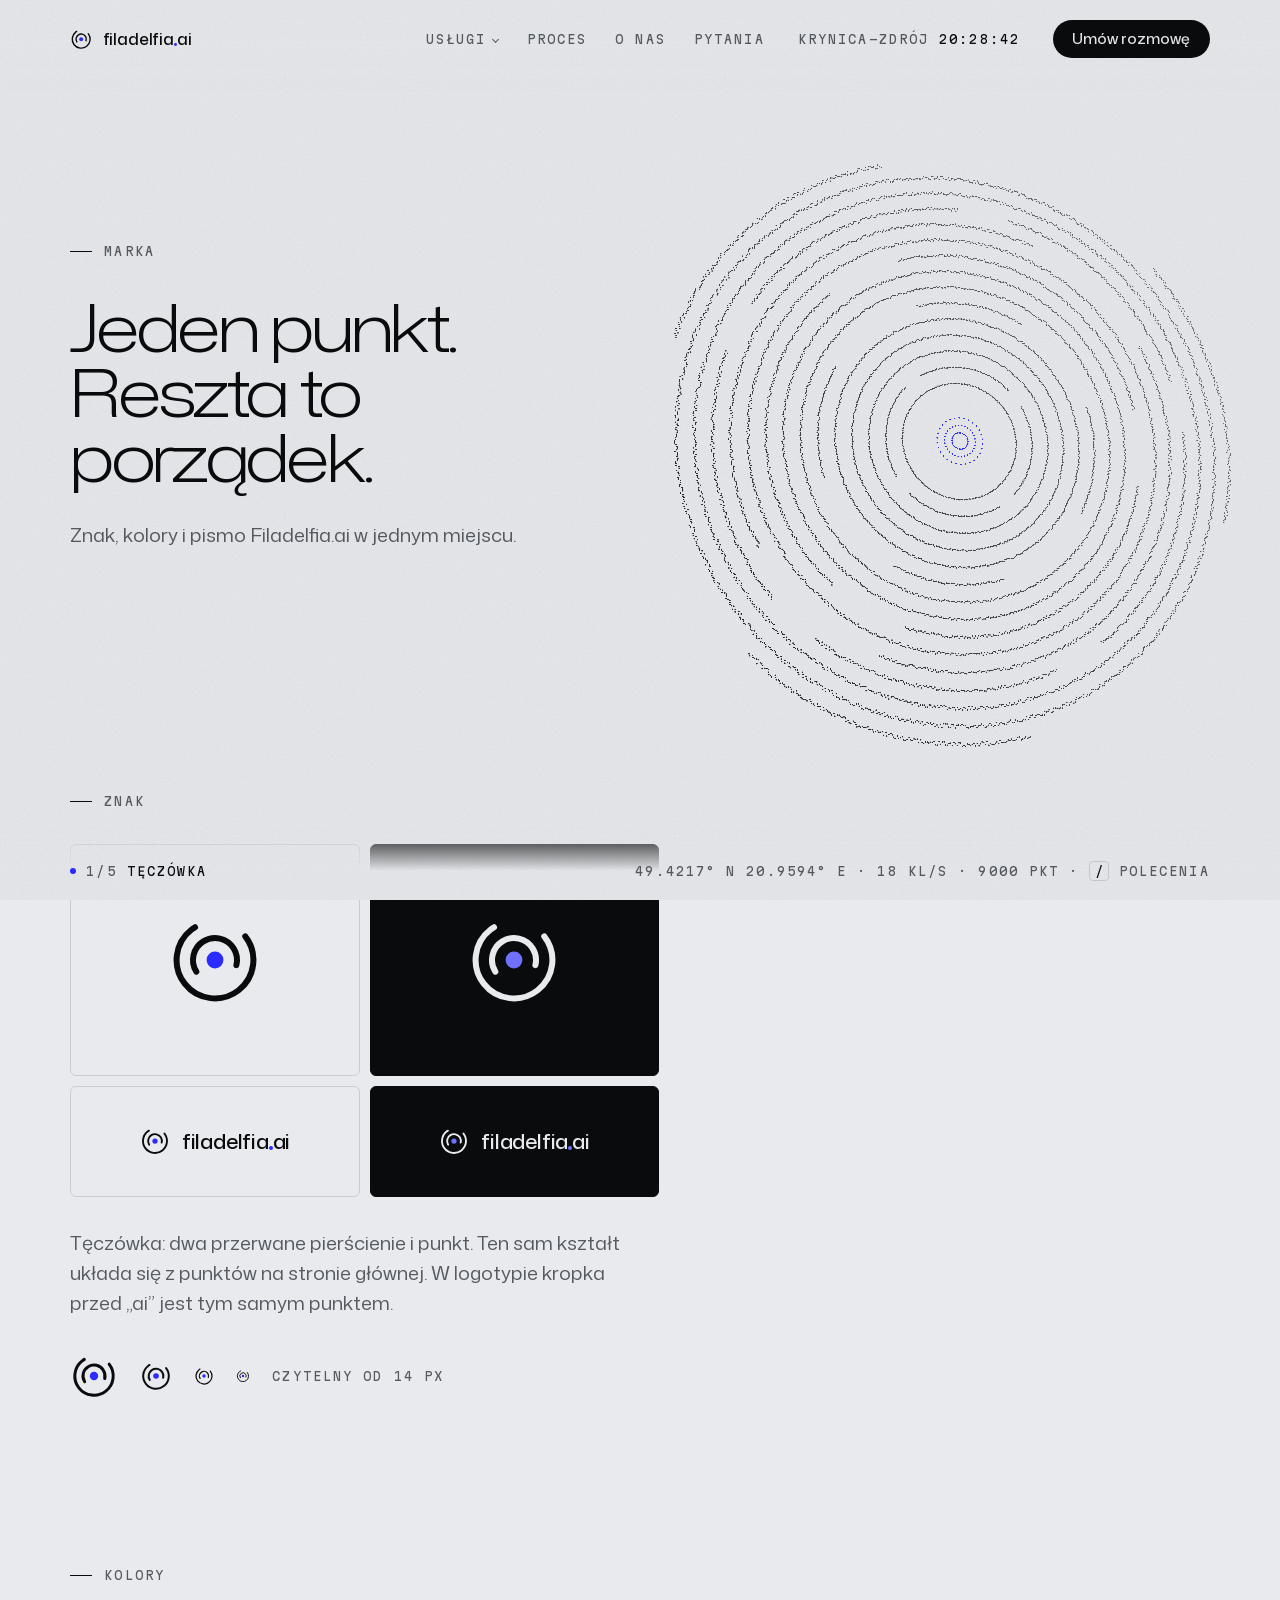
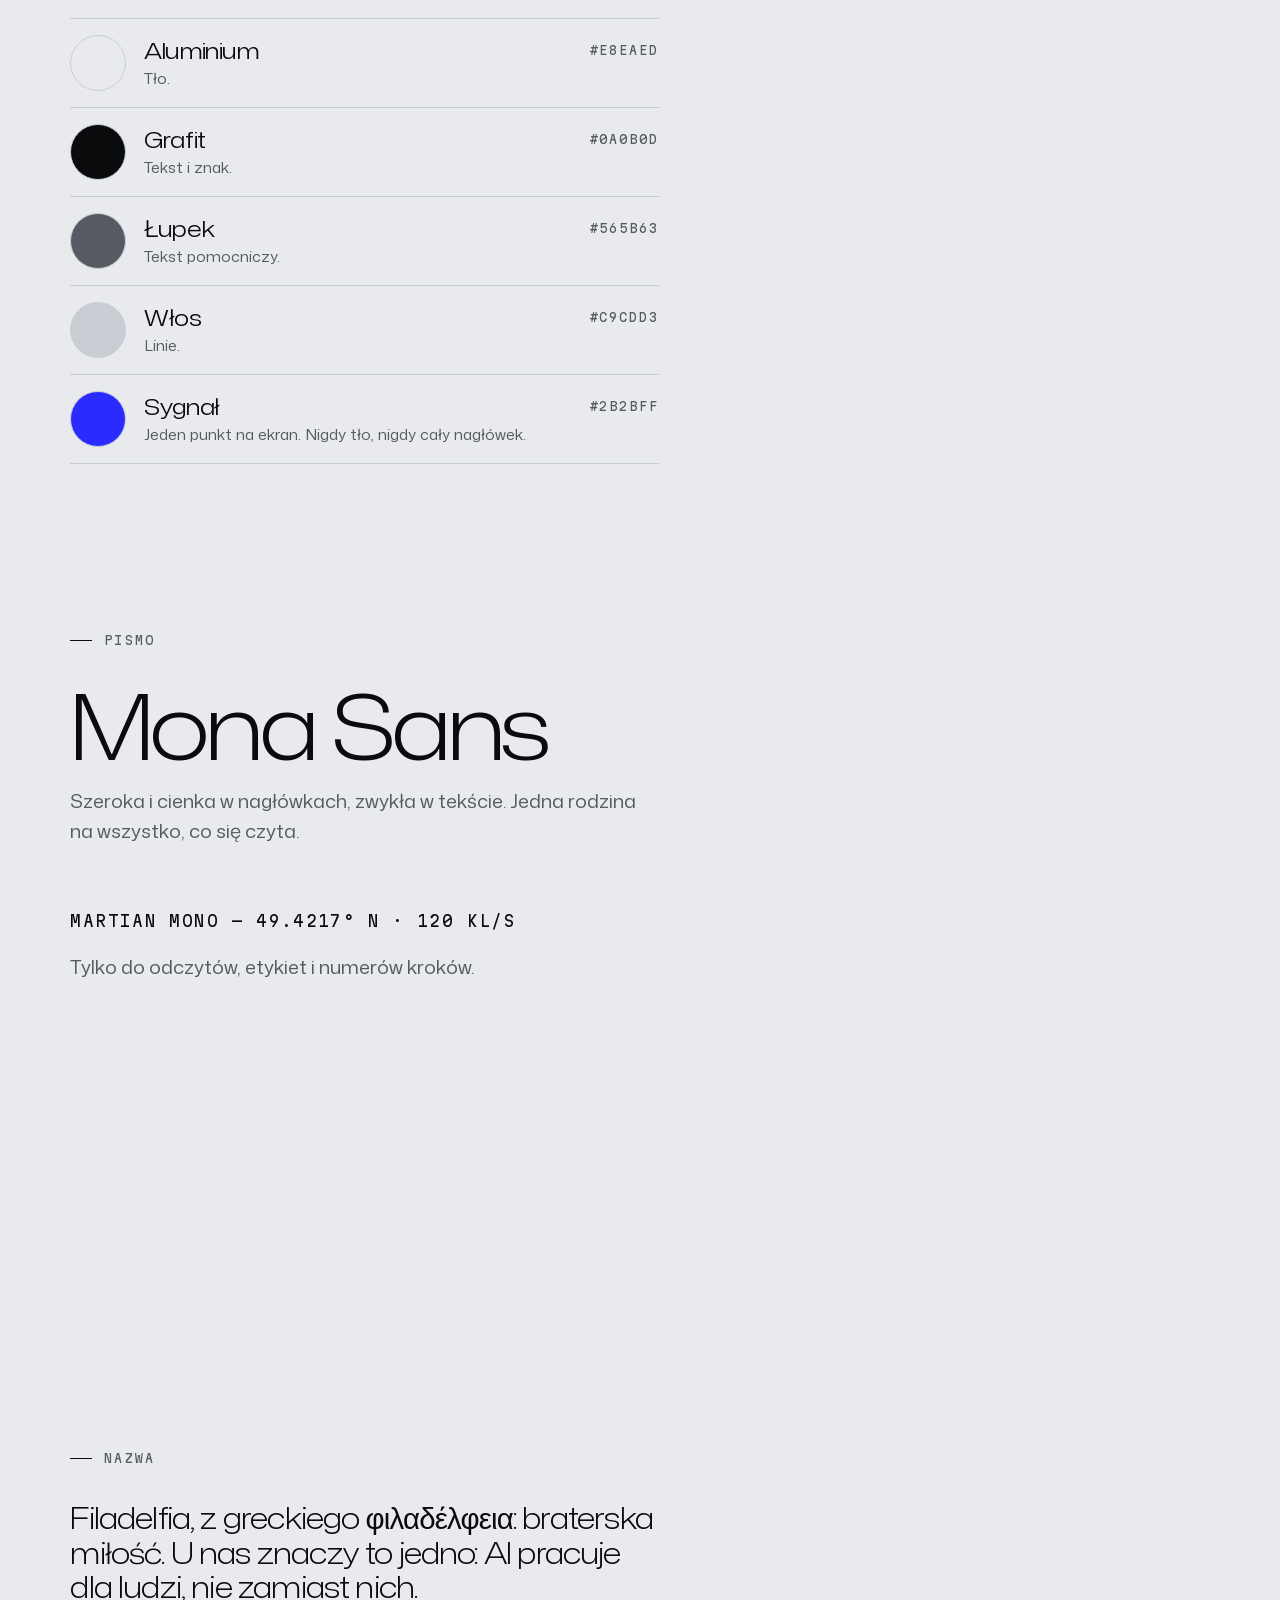
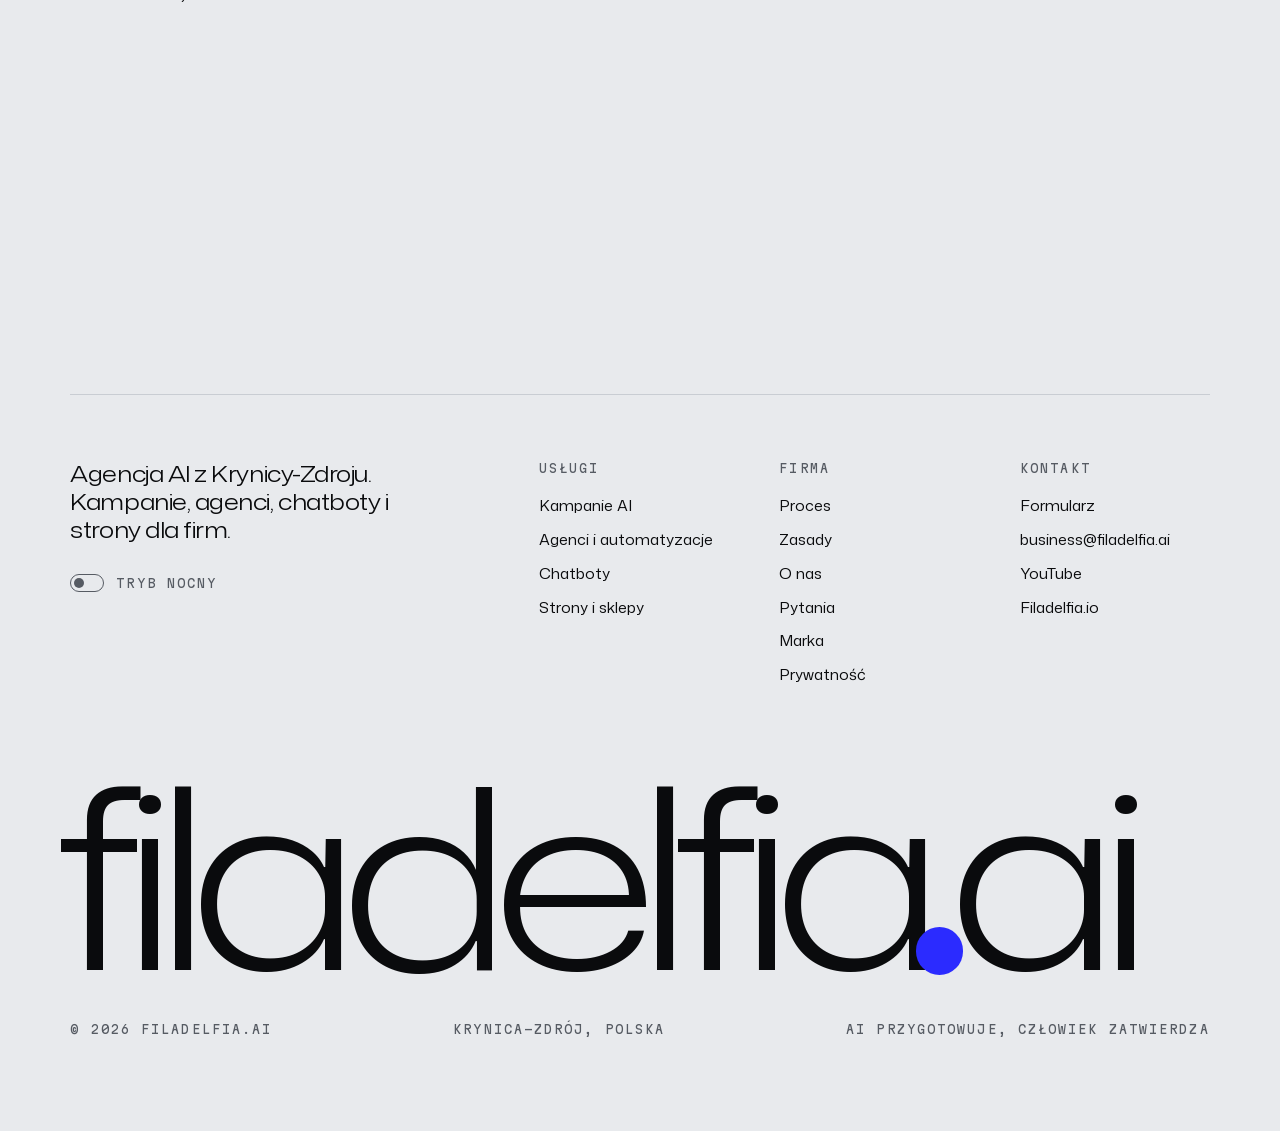
<file: marka.html>
<!doctype html>
<html lang="pl">
<head>
  <meta charset="utf-8">
  <meta name="viewport" content="width=device-width, initial-scale=1">
  <title>Marka — Filadelfia.ai</title>
  <meta name="description" content="Znak, kolory i pismo Filadelfia.ai.">
  <!-- Bez indeksowania: adres tymczasowy albo strona błędu. Build pod docelową domenę: INDEKSUJ=1 SITE=https://domena/ node build.mjs -->
  <meta name="robots" content="noindex, nofollow">
  <link rel="canonical" href="https://myjakfilip7-jpg.github.io/filadelfia-ai/marka.html">
  <meta property="og:url" content="https://myjakfilip7-jpg.github.io/filadelfia-ai/marka.html">
  <meta name="theme-color" content="#E8EAED">
  <meta property="og:title" content="Marka — Filadelfia.ai">
  <meta property="og:description" content="Znak, kolory i pismo Filadelfia.ai.">
  <meta property="og:type" content="website">
  <meta property="og:locale" content="pl_PL">
  <meta property="og:site_name" content="Filadelfia.ai">
  <meta property="og:image" content="https://myjakfilip7-jpg.github.io/filadelfia-ai/og.png">
  <meta property="og:image:width" content="1200">
  <meta property="og:image:height" content="630">
  <meta name="twitter:card" content="summary_large_image">
  <script type="application/ld+json">{"@context":"https://schema.org","@type":"ProfessionalService","name":"Filadelfia.ai","url":"https://myjakfilip7-jpg.github.io/filadelfia-ai/","email":"business@filadelfia.ai","description":"Agencja AI: kampanie reklamowe AI, agenci i automatyzacje, chatboty, strony i sklepy.","address":{"@type":"PostalAddress","addressLocality":"Krynica-Zdrój","addressCountry":"PL"},"sameAs":["https://www.youtube.com/@filadroid","https://www.youtube.com/@bez_litosci"]}</script>
  <script>try { if (localStorage.getItem('fila-theme') === 'noc') document.documentElement.setAttribute('data-theme', 'noc'); } catch (e) {}</script>
  <link rel="icon" href="favicon.svg" type="image/svg+xml">
  <link rel="apple-touch-icon" href="icon-180.png">
  <link rel="manifest" href="manifest.webmanifest">
  <link rel="preload" href="fonts/mona-sans-latin.woff2" as="font" type="font/woff2" crossorigin>
  <link rel="stylesheet" href="styles.css?v=891a3153aa">
</head>
<body data-form="0">
  <a class="skip" href="#main">Przejdź do treści</a>
  <noscript><p class="noscript">Strona działa bez JavaScriptu, ale bez animacji i dem. Formularz kontaktowy otworzy wtedy Twój program pocztowy.</p></noscript>
  <canvas id="field" aria-hidden="true"></canvas>

  <header class="bar" id="bar">
    <a class="logo" href="./" aria-label="Filadelfia.ai — strona główna"><svg class="mark" width="22" height="22" viewBox="0 0 24 24" fill="none" aria-hidden="true"><g stroke="currentColor" stroke-width="1.5" stroke-linecap="round"><circle cx="12" cy="12" r="9.6" stroke-dasharray="46.3 14" transform="rotate(-38 12 12)"/><circle cx="12" cy="12" r="5.5" stroke-dasharray="21.5 13.06" transform="rotate(148 12 12)"/></g><circle class="mark__p" cx="12" cy="12" r="2.1"/></svg><span class="word">filadelfia<span class="word__dot">.</span>ai</span></a>
    <nav class="bar__nav mono" aria-label="Główna">
      <div class="nav__has">
        <a href="./#uslugi">Usługi</a>
        <div class="nav__panel">
          <a href="kampanie.html"><strong>Kampanie reklamowe AI</strong><span>Spoty, zdjęcia produktowe, formaty do reklam</span></a>
          <a href="automatyzacje.html"><strong>Agenci i automatyzacje</strong><span>Zapytania, oferty i raporty bez przeklejania</span></a>
          <a href="chatboty.html"><strong>Chatboty AI</strong><span>Odpowiedzi z Twoich materiałów, z przekazaniem człowiekowi</span></a>
          <a href="strony.html"><strong>Strony, aplikacje, sklepy</strong><span>Strony, sklepy i narzędzia, którymi zarządzasz sam</span></a>
        </div>
      </div>
      <a href="./#proces">Proces</a>
      <a href="./#o-nas">O nas</a>
      <a href="./#faq">Pytania</a>
    </nav>
    <p class="bar__clock mono" aria-hidden="true">Krynica-Zdrój <span id="clock">--:--:--</span></p>
    <a class="bar__cta" href="kontakt.html">Umów rozmowę</a>
    <button class="bar__menu mono" type="button" id="menuBtn" aria-expanded="false" aria-controls="menu">Menu</button>
  </header>

  <nav class="menu" id="menu" aria-label="Menu" inert>
    <div class="menu__list">
      <details class="menu__group">
        <summary>Usługi</summary>
        <a href="kampanie.html">Kampanie reklamowe AI</a>
        <a href="automatyzacje.html">Agenci i automatyzacje</a>
        <a href="chatboty.html">Chatboty AI</a>
        <a href="strony.html">Strony, aplikacje, sklepy</a>
      </details>
      <a class="menu__row" href="./#proces">Proces</a>
      <a class="menu__row" href="./#o-nas">O nas</a>
      <a class="menu__row" href="./#faq">Pytania</a>
    </div>
    <div class="menu__foot">
      <a class="pill" href="kontakt.html">Umów rozmowę</a>
    </div>
  </nav>

  <main id="main">
    <section class="scene scene--hero scene--page">
      <div class="col">
        <p class="tag mono" data-r>Marka</p>
        <h1 class="h1--page" data-r>Jeden punkt. Reszta to porządek.</h1>
        <p class="lead" data-r>Znak, kolory i pismo Filadelfia.ai w jednym miejscu.</p>
      </div>
    </section>

    <section class="block">
      <div class="col">
        <p class="tag mono" data-r>Znak</p>
        <div class="brand" data-r>
          <div class="brand__tile"><svg class="mark" width="96" height="96" viewBox="0 0 24 24" fill="none" aria-hidden="true"><g stroke="currentColor" stroke-width="1.5" stroke-linecap="round"><circle cx="12" cy="12" r="9.6" stroke-dasharray="46.3 14" transform="rotate(-38 12 12)"/><circle cx="12" cy="12" r="5.5" stroke-dasharray="21.5 13.06" transform="rotate(148 12 12)"/></g><circle class="mark__p" cx="12" cy="12" r="2.1"/></svg></div>
          <div class="brand__tile brand__tile--dark"><svg class="mark" width="96" height="96" viewBox="0 0 24 24" fill="none" aria-hidden="true"><g stroke="currentColor" stroke-width="1.5" stroke-linecap="round"><circle cx="12" cy="12" r="9.6" stroke-dasharray="46.3 14" transform="rotate(-38 12 12)"/><circle cx="12" cy="12" r="5.5" stroke-dasharray="21.5 13.06" transform="rotate(148 12 12)"/></g><circle class="mark__p" cx="12" cy="12" r="2.1"/></svg></div>
          <div class="brand__tile brand__tile--wide"><svg class="mark" width="30" height="30" viewBox="0 0 24 24" fill="none" aria-hidden="true"><g stroke="currentColor" stroke-width="1.5" stroke-linecap="round"><circle cx="12" cy="12" r="9.6" stroke-dasharray="46.3 14" transform="rotate(-38 12 12)"/><circle cx="12" cy="12" r="5.5" stroke-dasharray="21.5 13.06" transform="rotate(148 12 12)"/></g><circle class="mark__p" cx="12" cy="12" r="2.1"/></svg><span class="word">filadelfia<span class="word__dot">.</span>ai</span></div>
          <div class="brand__tile brand__tile--wide brand__tile--dark"><svg class="mark" width="30" height="30" viewBox="0 0 24 24" fill="none" aria-hidden="true"><g stroke="currentColor" stroke-width="1.5" stroke-linecap="round"><circle cx="12" cy="12" r="9.6" stroke-dasharray="46.3 14" transform="rotate(-38 12 12)"/><circle cx="12" cy="12" r="5.5" stroke-dasharray="21.5 13.06" transform="rotate(148 12 12)"/></g><circle class="mark__p" cx="12" cy="12" r="2.1"/></svg><span class="word">filadelfia<span class="word__dot">.</span>ai</span></div>
        </div>
        <p class="lead" data-r>Tęczówka: dwa przerwane pierścienie i punkt. Ten sam kształt układa się z punktów na stronie głównej. W logotypie kropka przed „ai” jest tym samym punktem.</p>
        <p class="brand__sizes" data-r><svg class="mark" width="48" height="48" viewBox="0 0 24 24" fill="none" aria-hidden="true"><g stroke="currentColor" stroke-width="1.5" stroke-linecap="round"><circle cx="12" cy="12" r="9.6" stroke-dasharray="46.3 14" transform="rotate(-38 12 12)"/><circle cx="12" cy="12" r="5.5" stroke-dasharray="21.5 13.06" transform="rotate(148 12 12)"/></g><circle class="mark__p" cx="12" cy="12" r="2.1"/></svg><svg class="mark" width="32" height="32" viewBox="0 0 24 24" fill="none" aria-hidden="true"><g stroke="currentColor" stroke-width="1.5" stroke-linecap="round"><circle cx="12" cy="12" r="9.6" stroke-dasharray="46.3 14" transform="rotate(-38 12 12)"/><circle cx="12" cy="12" r="5.5" stroke-dasharray="21.5 13.06" transform="rotate(148 12 12)"/></g><circle class="mark__p" cx="12" cy="12" r="2.1"/></svg><svg class="mark" width="20" height="20" viewBox="0 0 24 24" fill="none" aria-hidden="true"><g stroke="currentColor" stroke-width="1.5" stroke-linecap="round"><circle cx="12" cy="12" r="9.6" stroke-dasharray="46.3 14" transform="rotate(-38 12 12)"/><circle cx="12" cy="12" r="5.5" stroke-dasharray="21.5 13.06" transform="rotate(148 12 12)"/></g><circle class="mark__p" cx="12" cy="12" r="2.1"/></svg><svg class="mark" width="14" height="14" viewBox="0 0 24 24" fill="none" aria-hidden="true"><g stroke="currentColor" stroke-width="1.5" stroke-linecap="round"><circle cx="12" cy="12" r="9.6" stroke-dasharray="46.3 14" transform="rotate(-38 12 12)"/><circle cx="12" cy="12" r="5.5" stroke-dasharray="21.5 13.06" transform="rotate(148 12 12)"/></g><circle class="mark__p" cx="12" cy="12" r="2.1"/></svg><span class="mono">Czytelny od 14 px</span></p>
      </div>
    </section>

    <section class="block">
      <div class="col">
        <p class="tag mono" data-r>Kolory</p>
        <ul class="swatches">
          <li data-r><span class="swatch" style="background:#E8EAED"></span><h2>Aluminium</h2><p class="mono">#E8EAED</p><p>Tło.</p></li>
          <li data-r><span class="swatch swatch--dark" style="background:#0A0B0D"></span><h2>Grafit</h2><p class="mono">#0A0B0D</p><p>Tekst i znak.</p></li>
          <li data-r><span class="swatch swatch--dark" style="background:#565B63"></span><h2>Łupek</h2><p class="mono">#565B63</p><p>Tekst pomocniczy.</p></li>
          <li data-r><span class="swatch" style="background:#C9CDD3"></span><h2>Włos</h2><p class="mono">#C9CDD3</p><p>Linie.</p></li>
          <li data-r><span class="swatch swatch--dark" style="background:#2B2BFF"></span><h2>Sygnał</h2><p class="mono">#2B2BFF</p><p>Jeden punkt na ekran. Nigdy tło, nigdy cały nagłówek.</p></li>
        </ul>
      </div>
    </section>

    <section class="block">
      <div class="col">
        <p class="tag mono" data-r>Pismo</p>
        <p class="type-a" data-r>Mona Sans</p>
        <p class="lead" data-r>Szeroka i cienka w nagłówkach, zwykła w tekście. Jedna rodzina na wszystko, co się czyta.</p>
        <p class="type-b mono" data-r>Martian Mono — 49.4217° N · 120 kl/s</p>
        <p class="lead" data-r>Tylko do odczytów, etykiet i numerów kroków.</p>
      </div>
    </section>

    <section class="block block--end">
      <div class="col">
        <p class="tag mono" data-r>Nazwa</p>
        <p class="note" data-r>Filadelfia, z greckiego <span lang="el">φιλαδέλφεια</span>: braterska miłość. U nas znaczy to jedno: AI pracuje dla ludzi, nie zamiast nich.</p>
        
      </div>
    </section>
  </main>

  <footer class="end">
    <div class="end__cols">
      <div class="end__about">
        <p>Agencja AI z Krynicy-Zdroju. Kampanie, agenci, chatboty i strony dla firm.</p>
        <button class="end__theme mono" type="button" id="themeBtn" aria-pressed="false"><span class="end__sw" aria-hidden="true"></span>Tryb nocny</button>
      </div>
      <nav aria-label="Usługi">
        <p class="mono">Usługi</p>
        <a href="kampanie.html">Kampanie AI</a>
        <a href="automatyzacje.html">Agenci i automatyzacje</a>
        <a href="chatboty.html">Chatboty</a>
        <a href="strony.html">Strony i sklepy</a>
      </nav>
      <nav aria-label="Firma">
        <p class="mono">Firma</p>
        <a href="./#proces">Proces</a>
        <a href="./#zasady">Zasady</a>
        <a href="./#o-nas">O nas</a>
        <a href="./#faq">Pytania</a>
        <a href="marka.html">Marka</a>
        <a href="prywatnosc.html">Prywatność</a>
      </nav>
      <nav aria-label="Kontakt">
        <p class="mono">Kontakt</p>
        <a href="kontakt.html">Formularz</a>
        <a href="mailto:business@filadelfia.ai">business@filadelfia.ai</a>
        <a href="https://www.youtube.com/@filadroid" target="_blank" rel="noopener">YouTube</a>
        <a href="https://filadelfia.io" target="_blank" rel="noopener">Filadelfia.io</a>
      </nav>
    </div>
    <p class="mega" aria-hidden="true">filadelfia<span class="word__dot">.</span>ai</p>
    <p class="end__row mono"><span>© <span id="year">2026</span> Filadelfia.ai</span><span>Krynica-Zdrój, Polska</span><span>AI przygotowuje, człowiek zatwierdza</span></p>
  </footer>

  <aside class="hud mono">
    <button class="hud__form" type="button" id="hudBtn" aria-label="Wiersz poleceń" aria-controls="cmd" aria-expanded="false"><span class="hud__dot"></span><span id="hudIndex">1/5</span> <span id="hudName">Tęczówka</span><span class="hud__tap" aria-hidden="true">›_</span></button>
    <p class="hud__data" aria-hidden="true">49.4217° N 20.9594° E<span id="hudStats"></span> · <span class="hud__key">/</span> polecenia</p>
  </aside>

  <div class="cmd" id="cmd" role="dialog" aria-label="Wiersz poleceń" hidden>
    <div class="cmd__bar"><span>filadelfia.ai · terminal</span><button type="button" id="cmdClose" aria-label="Zamknij wiersz poleceń">esc</button></div>
    <div class="cmd__out" id="cmdOut" role="log" aria-live="polite"></div>
    <form id="cmdForm"><span aria-hidden="true">›</span><span class="cmd__field"><span class="cmd__ghost" id="cmdGhost" aria-hidden="true"></span><input id="cmdIn" type="text" autocomplete="off" autocapitalize="off" autocorrect="off" spellcheck="false" enterkeyhint="go" aria-label="Polecenie" placeholder="pomoc"></span><button type="submit" class="cmd__run" aria-label="Wykonaj polecenie">↵</button></form>
  </div>

  <script src="script.js?v=8f7493b6fe" defer></script>
</body>
</html>
</file>
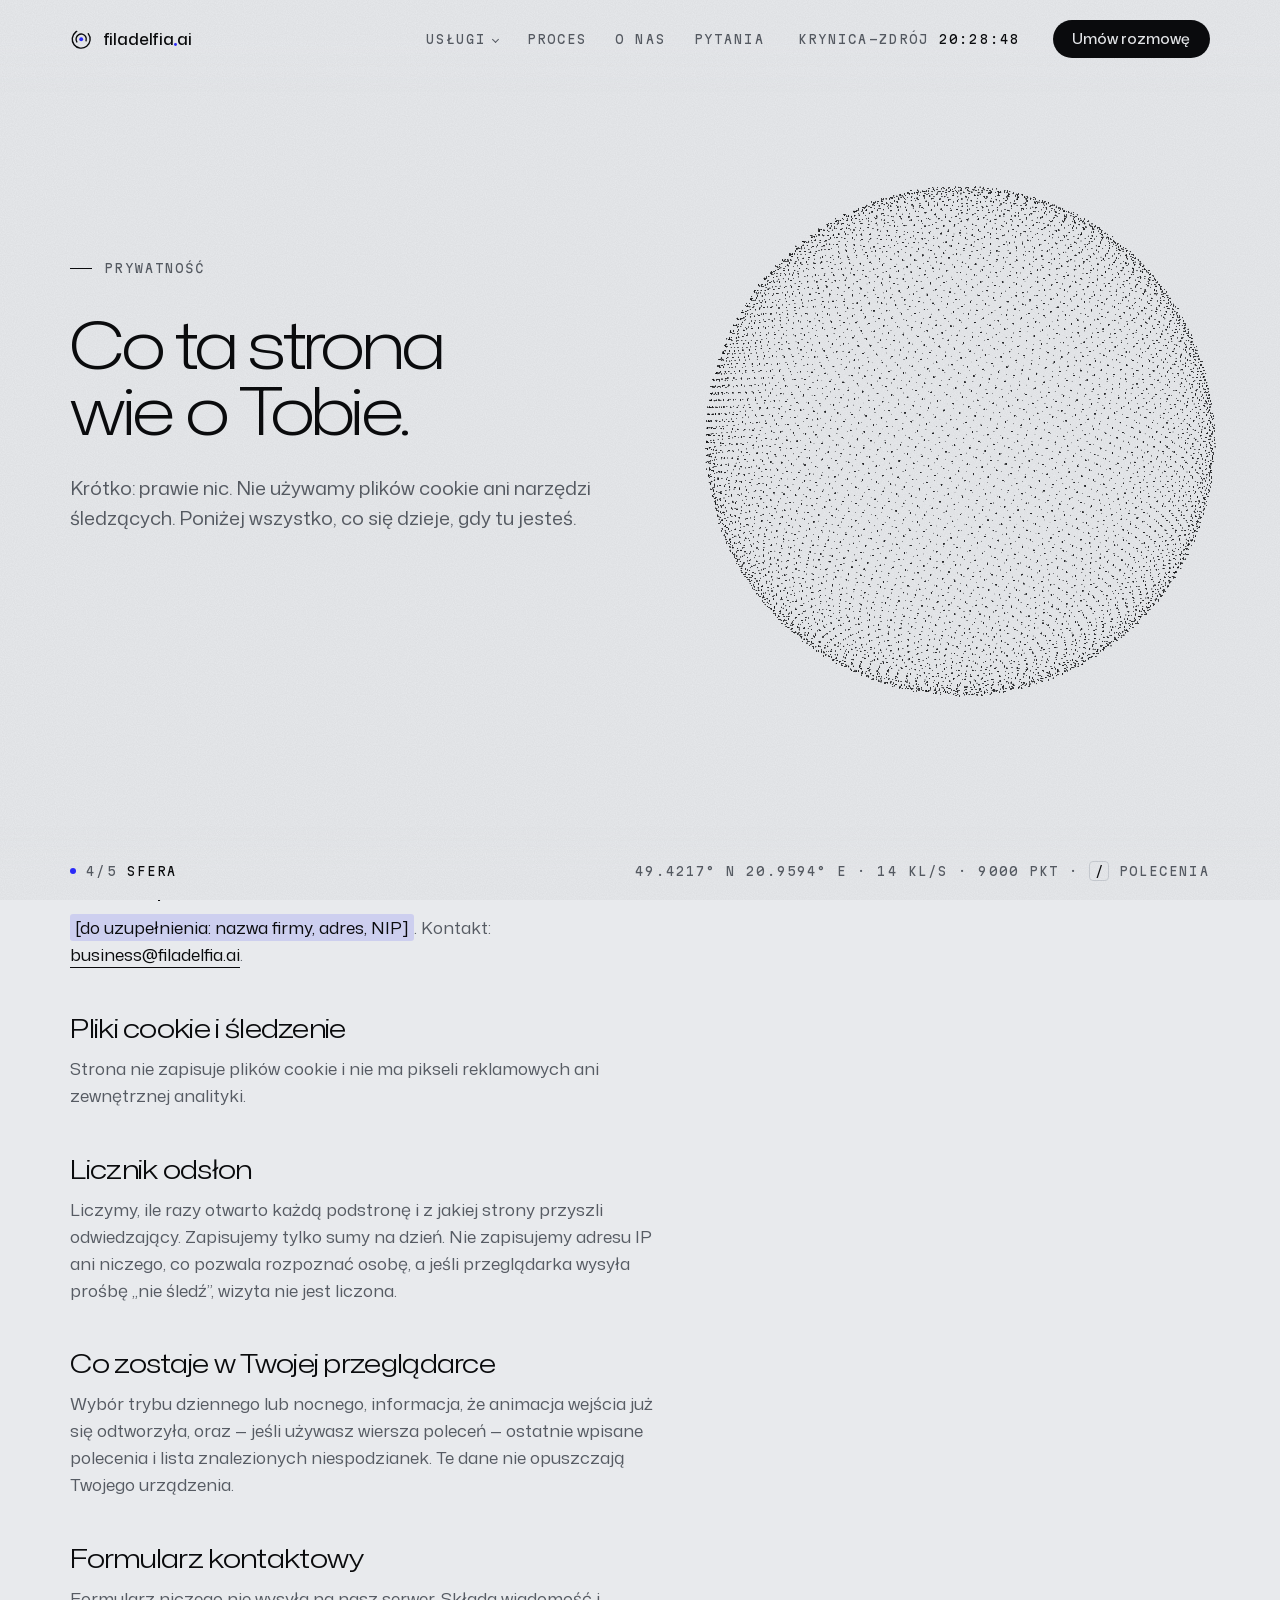
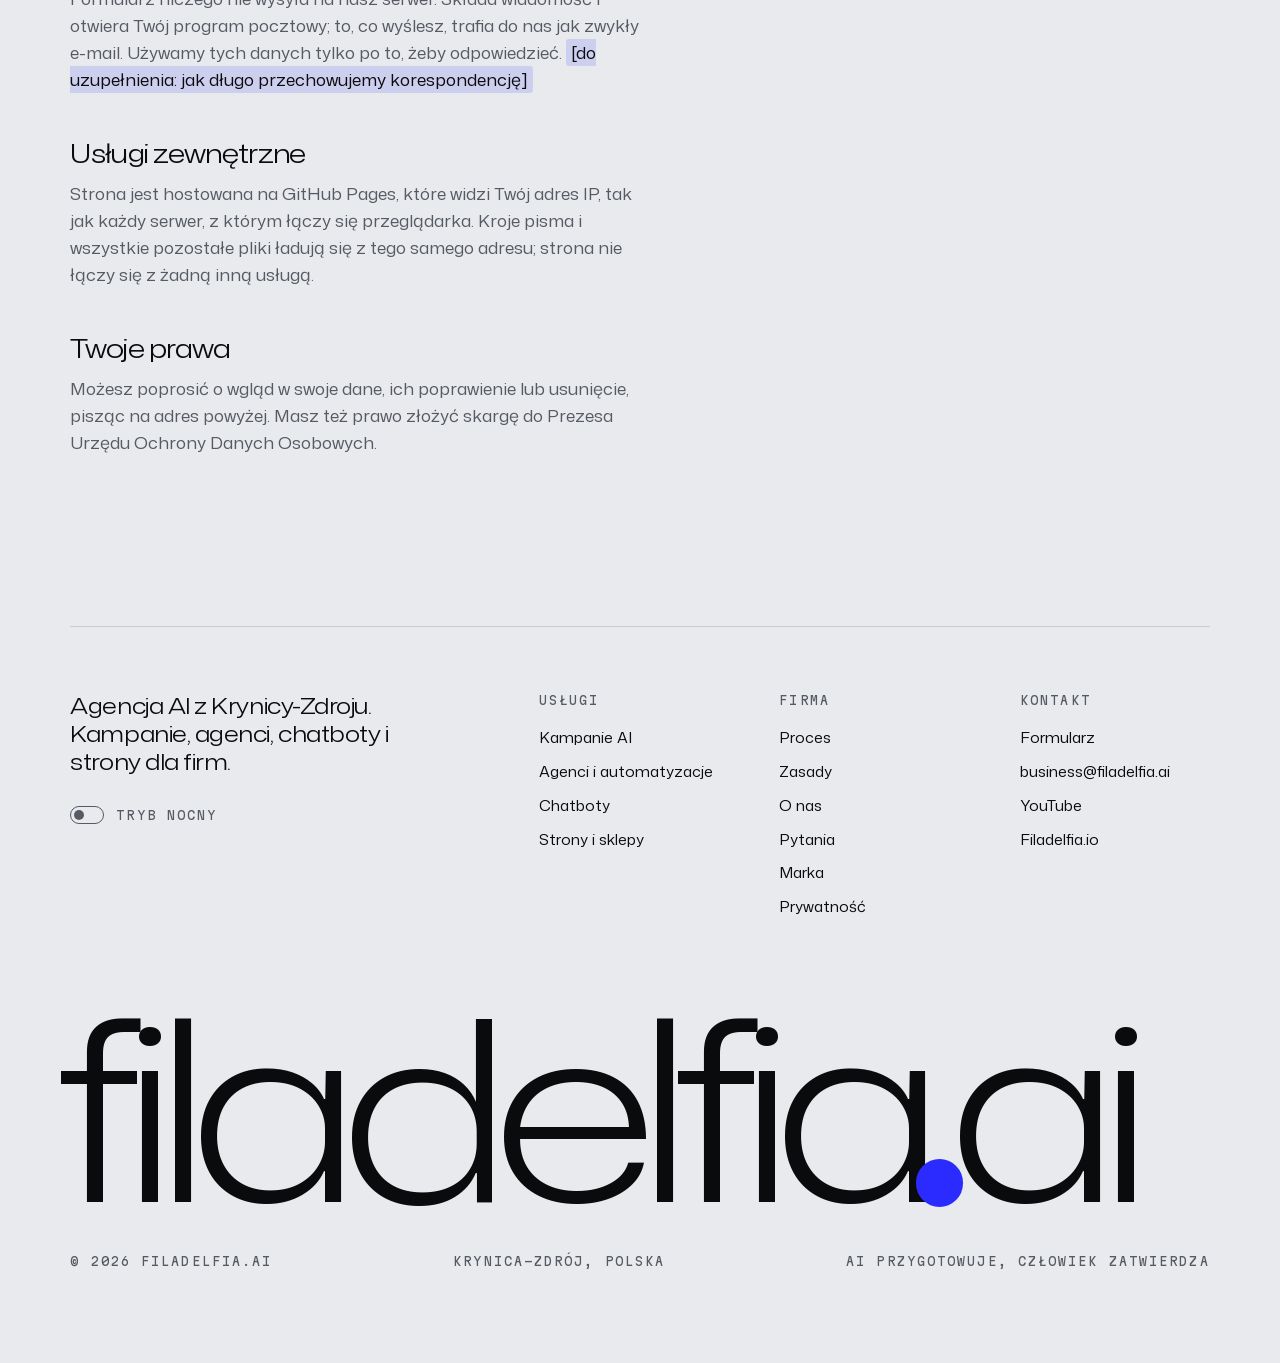
<file: prywatnosc.html>
<!doctype html>
<html lang="pl">
<head>
  <meta charset="utf-8">
  <meta name="viewport" content="width=device-width, initial-scale=1">
  <title>Prywatność — Filadelfia.ai</title>
  <meta name="description" content="Jakie dane zbiera strona Filadelfia.ai: bez plików cookie i bez śledzenia.">
  <!-- Bez indeksowania: adres tymczasowy albo strona błędu. Build pod docelową domenę: INDEKSUJ=1 SITE=https://domena/ node build.mjs -->
  <meta name="robots" content="noindex, nofollow">
  <link rel="canonical" href="https://myjakfilip7-jpg.github.io/filadelfia-ai/prywatnosc.html">
  <meta property="og:url" content="https://myjakfilip7-jpg.github.io/filadelfia-ai/prywatnosc.html">
  <meta name="theme-color" content="#E8EAED">
  <meta property="og:title" content="Prywatność — Filadelfia.ai">
  <meta property="og:description" content="Jakie dane zbiera strona Filadelfia.ai: bez plików cookie i bez śledzenia.">
  <meta property="og:type" content="website">
  <meta property="og:locale" content="pl_PL">
  <meta property="og:site_name" content="Filadelfia.ai">
  <meta property="og:image" content="https://myjakfilip7-jpg.github.io/filadelfia-ai/og.png">
  <meta property="og:image:width" content="1200">
  <meta property="og:image:height" content="630">
  <meta name="twitter:card" content="summary_large_image">
  <script type="application/ld+json">{"@context":"https://schema.org","@type":"ProfessionalService","name":"Filadelfia.ai","url":"https://myjakfilip7-jpg.github.io/filadelfia-ai/","email":"business@filadelfia.ai","description":"Agencja AI: kampanie reklamowe AI, agenci i automatyzacje, chatboty, strony i sklepy.","address":{"@type":"PostalAddress","addressLocality":"Krynica-Zdrój","addressCountry":"PL"},"sameAs":["https://www.youtube.com/@filadroid","https://www.youtube.com/@bez_litosci"]}</script>
  <script>try { if (localStorage.getItem('fila-theme') === 'noc') document.documentElement.setAttribute('data-theme', 'noc'); } catch (e) {}</script>
  <link rel="icon" href="favicon.svg" type="image/svg+xml">
  <link rel="apple-touch-icon" href="icon-180.png">
  <link rel="manifest" href="manifest.webmanifest">
  <link rel="preload" href="fonts/mona-sans-latin.woff2" as="font" type="font/woff2" crossorigin>
  <link rel="stylesheet" href="styles.css?v=891a3153aa">
</head>
<body data-form="3">
  <a class="skip" href="#main">Przejdź do treści</a>
  <noscript><p class="noscript">Strona działa bez JavaScriptu, ale bez animacji i dem. Formularz kontaktowy otworzy wtedy Twój program pocztowy.</p></noscript>
  <canvas id="field" aria-hidden="true"></canvas>

  <header class="bar" id="bar">
    <a class="logo" href="./" aria-label="Filadelfia.ai — strona główna"><svg class="mark" width="22" height="22" viewBox="0 0 24 24" fill="none" aria-hidden="true"><g stroke="currentColor" stroke-width="1.5" stroke-linecap="round"><circle cx="12" cy="12" r="9.6" stroke-dasharray="46.3 14" transform="rotate(-38 12 12)"/><circle cx="12" cy="12" r="5.5" stroke-dasharray="21.5 13.06" transform="rotate(148 12 12)"/></g><circle class="mark__p" cx="12" cy="12" r="2.1"/></svg><span class="word">filadelfia<span class="word__dot">.</span>ai</span></a>
    <nav class="bar__nav mono" aria-label="Główna">
      <div class="nav__has">
        <a href="./#uslugi">Usługi</a>
        <div class="nav__panel">
          <a href="kampanie.html"><strong>Kampanie reklamowe AI</strong><span>Spoty, zdjęcia produktowe, formaty do reklam</span></a>
          <a href="automatyzacje.html"><strong>Agenci i automatyzacje</strong><span>Zapytania, oferty i raporty bez przeklejania</span></a>
          <a href="chatboty.html"><strong>Chatboty AI</strong><span>Odpowiedzi z Twoich materiałów, z przekazaniem człowiekowi</span></a>
          <a href="strony.html"><strong>Strony, aplikacje, sklepy</strong><span>Strony, sklepy i narzędzia, którymi zarządzasz sam</span></a>
        </div>
      </div>
      <a href="./#proces">Proces</a>
      <a href="./#o-nas">O nas</a>
      <a href="./#faq">Pytania</a>
    </nav>
    <p class="bar__clock mono" aria-hidden="true">Krynica-Zdrój <span id="clock">--:--:--</span></p>
    <a class="bar__cta" href="kontakt.html">Umów rozmowę</a>
    <button class="bar__menu mono" type="button" id="menuBtn" aria-expanded="false" aria-controls="menu">Menu</button>
  </header>

  <nav class="menu" id="menu" aria-label="Menu" inert>
    <div class="menu__list">
      <details class="menu__group">
        <summary>Usługi</summary>
        <a href="kampanie.html">Kampanie reklamowe AI</a>
        <a href="automatyzacje.html">Agenci i automatyzacje</a>
        <a href="chatboty.html">Chatboty AI</a>
        <a href="strony.html">Strony, aplikacje, sklepy</a>
      </details>
      <a class="menu__row" href="./#proces">Proces</a>
      <a class="menu__row" href="./#o-nas">O nas</a>
      <a class="menu__row" href="./#faq">Pytania</a>
    </div>
    <div class="menu__foot">
      <a class="pill" href="kontakt.html">Umów rozmowę</a>
    </div>
  </nav>

  <main id="main">
    <section class="scene scene--hero scene--page">
      <div class="col">
        <p class="tag mono" data-r>Prywatność</p>
        <h1 class="h1--page" data-r>Co ta strona wie o Tobie.</h1>
        <p class="lead" data-r>Krótko: prawie nic. Nie używamy plików cookie ani narzędzi śledzących. Poniżej wszystko, co się dzieje, gdy tu jesteś.</p>
      </div>
    </section>

    <section class="block block--end">
      <div class="col">
        <ul class="legal">
          <li data-r><h2>Kto odpowiada za dane</h2><p><mark>[do uzupełnienia: nazwa firmy, adres, NIP]</mark>. Kontakt: <a href="mailto:business@filadelfia.ai">business@filadelfia.ai</a>.</p></li>
          <li data-r><h2>Pliki cookie i śledzenie</h2><p>Strona nie zapisuje plików cookie i nie ma pikseli reklamowych ani zewnętrznej analityki.</p></li>
          <li data-r><h2>Licznik odsłon</h2><p>Liczymy, ile razy otwarto każdą podstronę i z jakiej strony przyszli odwiedzający. Zapisujemy tylko sumy na dzień. Nie zapisujemy adresu IP ani niczego, co pozwala rozpoznać osobę, a jeśli przeglądarka wysyła prośbę „nie śledź”, wizyta nie jest liczona.</p></li>
          <li data-r><h2>Co zostaje w Twojej przeglądarce</h2><p>Wybór trybu dziennego lub nocnego, informacja, że animacja wejścia już się odtworzyła, oraz — jeśli używasz wiersza poleceń — ostatnie wpisane polecenia i lista znalezionych niespodzianek. Te dane nie opuszczają Twojego urządzenia.</p></li>
          <li data-r><h2>Formularz kontaktowy</h2><p data-bez-api>Formularz niczego nie wysyła na nasz serwer. Składa wiadomość i otwiera Twój program pocztowy; to, co wyślesz, trafia do nas jak zwykły e-mail. Używamy tych danych tylko po to, żeby odpowiedzieć. <mark>[do uzupełnienia: jak długo przechowujemy korespondencję]</mark></p><p data-z-api hidden>Formularz wysyła wiadomość na nasz serwer. Zapisujemy to, co wpiszesz: temat, imię, firmę lub stronę, kontakt i treść wiadomości, razem z datą wysłania. Używamy tych danych tylko po to, żeby odpowiedzieć; widzą je wyłącznie zalogowane osoby z naszego zespołu. Adresu IP nie zapisujemy: serwer pamięta go przez kilka minut, żeby ograniczyć liczbę zgłoszeń z jednego adresu. <mark>[do uzupełnienia: jak długo przechowujemy zgłoszenia]</mark></p></li>
          <li data-r><h2>Usługi zewnętrzne</h2><p>Strona jest hostowana na GitHub Pages, które widzi Twój adres IP, tak jak każdy serwer, z którym łączy się przeglądarka. Kroje pisma i wszystkie pozostałe pliki ładują się z tego samego adresu; strona nie łączy się z żadną inną usługą.</p></li>
          <li data-r><h2>Twoje prawa</h2><p>Możesz poprosić o wgląd w swoje dane, ich poprawienie lub usunięcie, pisząc na adres powyżej. Masz też prawo złożyć skargę do Prezesa Urzędu Ochrony Danych Osobowych.</p></li>
        </ul>
      </div>
    </section>
  </main>

  <footer class="end">
    <div class="end__cols">
      <div class="end__about">
        <p>Agencja AI z Krynicy-Zdroju. Kampanie, agenci, chatboty i strony dla firm.</p>
        <button class="end__theme mono" type="button" id="themeBtn" aria-pressed="false"><span class="end__sw" aria-hidden="true"></span>Tryb nocny</button>
      </div>
      <nav aria-label="Usługi">
        <p class="mono">Usługi</p>
        <a href="kampanie.html">Kampanie AI</a>
        <a href="automatyzacje.html">Agenci i automatyzacje</a>
        <a href="chatboty.html">Chatboty</a>
        <a href="strony.html">Strony i sklepy</a>
      </nav>
      <nav aria-label="Firma">
        <p class="mono">Firma</p>
        <a href="./#proces">Proces</a>
        <a href="./#zasady">Zasady</a>
        <a href="./#o-nas">O nas</a>
        <a href="./#faq">Pytania</a>
        <a href="marka.html">Marka</a>
        <a href="prywatnosc.html">Prywatność</a>
      </nav>
      <nav aria-label="Kontakt">
        <p class="mono">Kontakt</p>
        <a href="kontakt.html">Formularz</a>
        <a href="mailto:business@filadelfia.ai">business@filadelfia.ai</a>
        <a href="https://www.youtube.com/@filadroid" target="_blank" rel="noopener">YouTube</a>
        <a href="https://filadelfia.io" target="_blank" rel="noopener">Filadelfia.io</a>
      </nav>
    </div>
    <p class="mega" aria-hidden="true">filadelfia<span class="word__dot">.</span>ai</p>
    <p class="end__row mono"><span>© <span id="year">2026</span> Filadelfia.ai</span><span>Krynica-Zdrój, Polska</span><span>AI przygotowuje, człowiek zatwierdza</span></p>
  </footer>

  <aside class="hud mono">
    <button class="hud__form" type="button" id="hudBtn" aria-label="Wiersz poleceń" aria-controls="cmd" aria-expanded="false"><span class="hud__dot"></span><span id="hudIndex">4/5</span> <span id="hudName">Sfera</span><span class="hud__tap" aria-hidden="true">›_</span></button>
    <p class="hud__data" aria-hidden="true">49.4217° N 20.9594° E<span id="hudStats"></span> · <span class="hud__key">/</span> polecenia</p>
  </aside>

  <div class="cmd" id="cmd" role="dialog" aria-label="Wiersz poleceń" hidden>
    <div class="cmd__bar"><span>filadelfia.ai · terminal</span><button type="button" id="cmdClose" aria-label="Zamknij wiersz poleceń">esc</button></div>
    <div class="cmd__out" id="cmdOut" role="log" aria-live="polite"></div>
    <form id="cmdForm"><span aria-hidden="true">›</span><span class="cmd__field"><span class="cmd__ghost" id="cmdGhost" aria-hidden="true"></span><input id="cmdIn" type="text" autocomplete="off" autocapitalize="off" autocorrect="off" spellcheck="false" enterkeyhint="go" aria-label="Polecenie" placeholder="pomoc"></span><button type="submit" class="cmd__run" aria-label="Wykonaj polecenie">↵</button></form>
  </div>

  <script src="script.js?v=8f7493b6fe" defer></script>
</body>
</html>
</file>
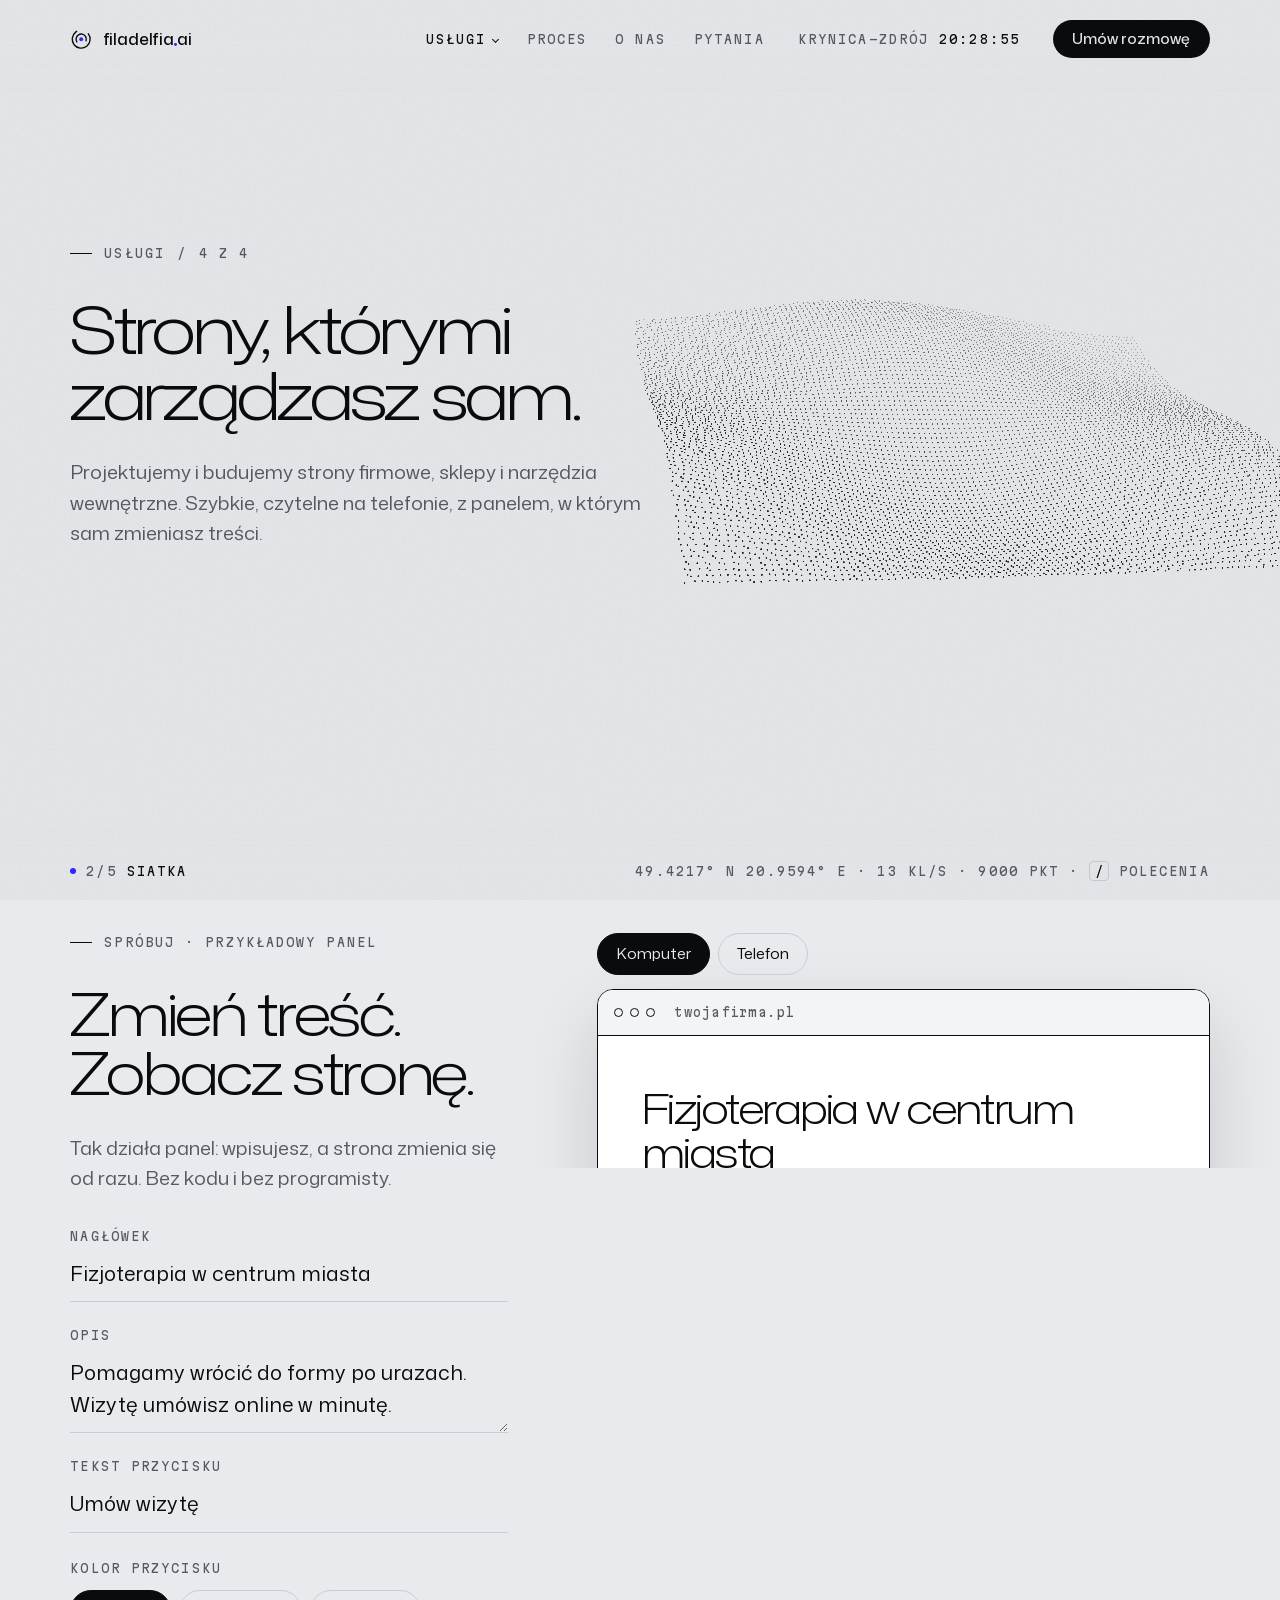
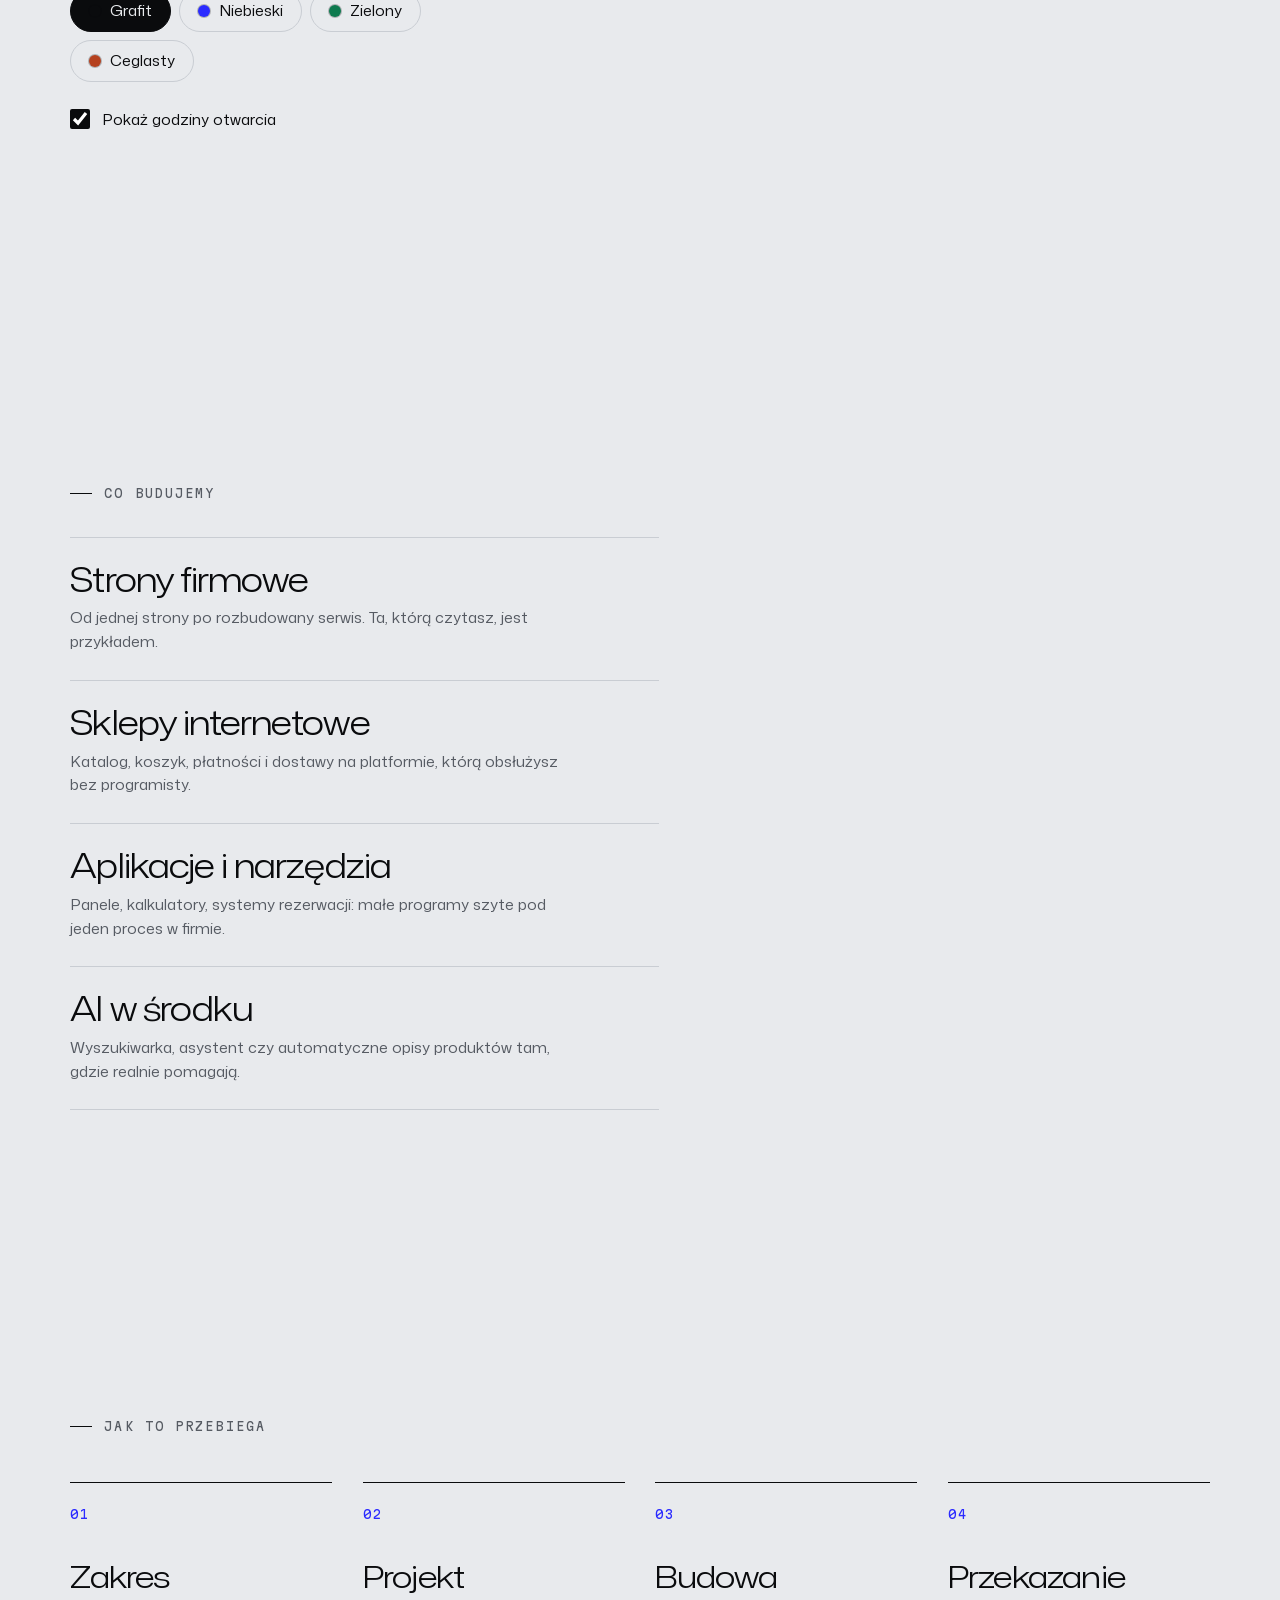
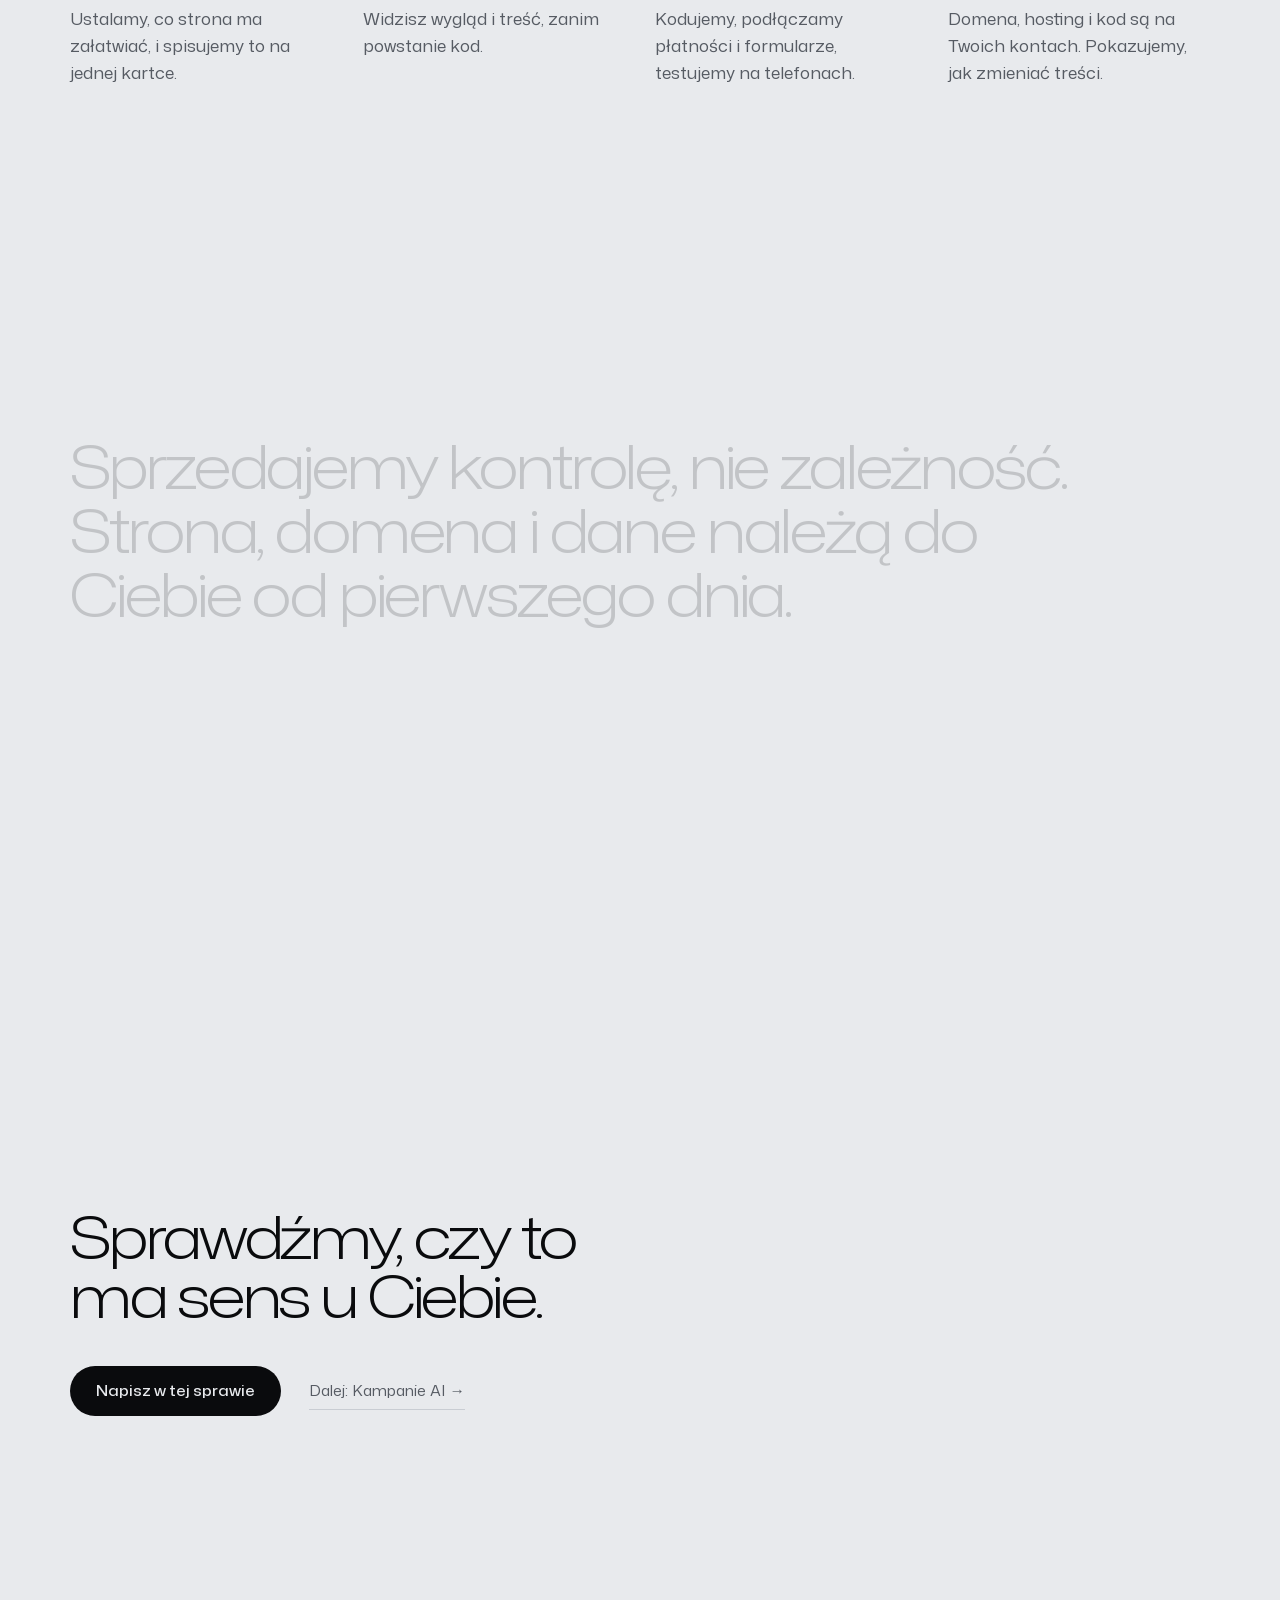
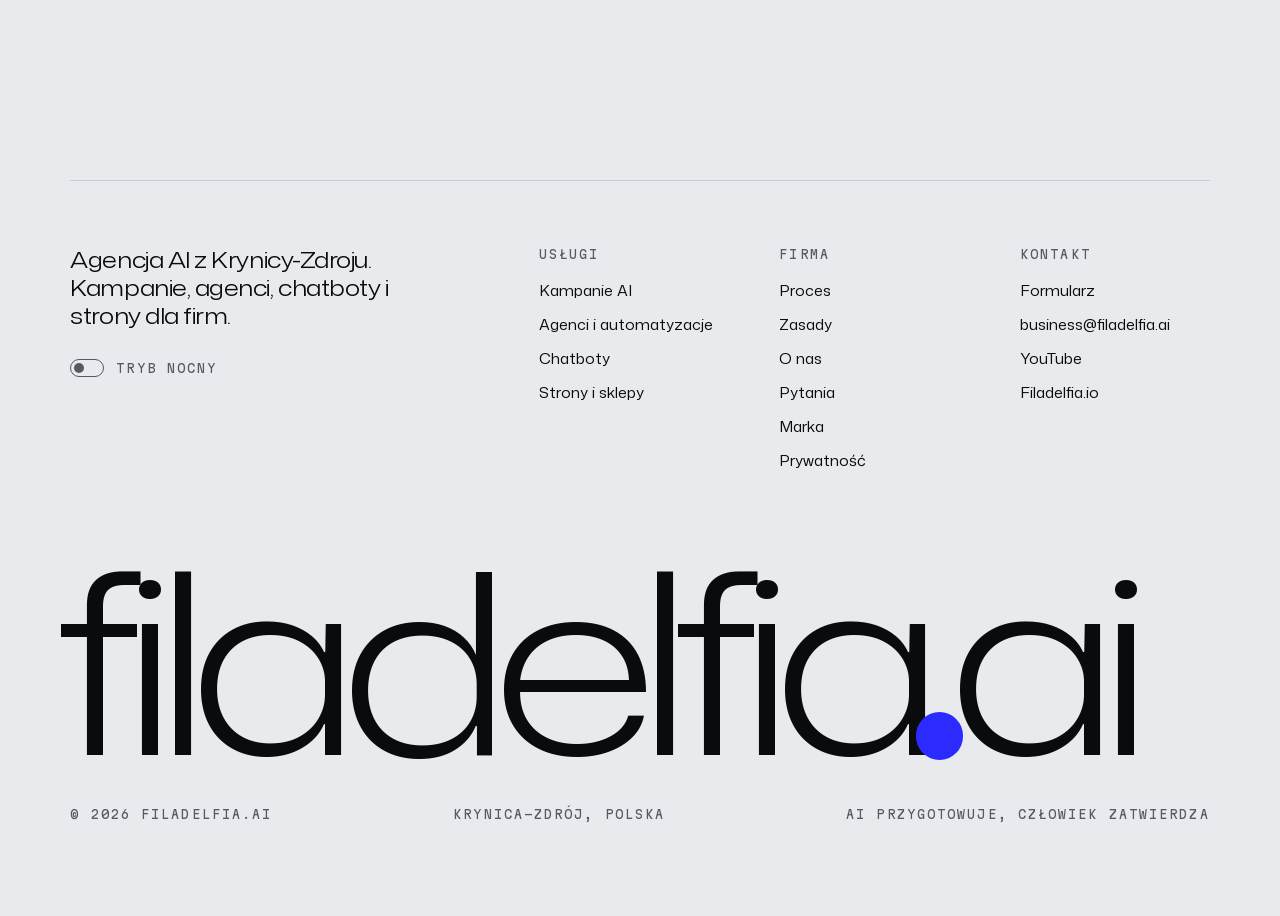
<file: strony.html>
<!doctype html>
<html lang="pl">
<head>
  <meta charset="utf-8">
  <meta name="viewport" content="width=device-width, initial-scale=1">
  <title>Strony, aplikacje, sklepy — Filadelfia.ai</title>
  <meta name="description" content="Strony firmowe, sklepy internetowe i narzędzia wewnętrzne, którymi zarządzasz sam.">
  <!-- Bez indeksowania: adres tymczasowy albo strona błędu. Build pod docelową domenę: INDEKSUJ=1 SITE=https://domena/ node build.mjs -->
  <meta name="robots" content="noindex, nofollow">
  <link rel="canonical" href="https://myjakfilip7-jpg.github.io/filadelfia-ai/strony.html">
  <meta property="og:url" content="https://myjakfilip7-jpg.github.io/filadelfia-ai/strony.html">
  <meta name="theme-color" content="#E8EAED">
  <meta property="og:title" content="Strony, aplikacje, sklepy — Filadelfia.ai">
  <meta property="og:description" content="Strony firmowe, sklepy internetowe i narzędzia wewnętrzne, którymi zarządzasz sam.">
  <meta property="og:type" content="website">
  <meta property="og:locale" content="pl_PL">
  <meta property="og:site_name" content="Filadelfia.ai">
  <meta property="og:image" content="https://myjakfilip7-jpg.github.io/filadelfia-ai/og.png">
  <meta property="og:image:width" content="1200">
  <meta property="og:image:height" content="630">
  <meta name="twitter:card" content="summary_large_image">
  <script type="application/ld+json">{"@context":"https://schema.org","@type":"ProfessionalService","name":"Filadelfia.ai","url":"https://myjakfilip7-jpg.github.io/filadelfia-ai/","email":"business@filadelfia.ai","description":"Agencja AI: kampanie reklamowe AI, agenci i automatyzacje, chatboty, strony i sklepy.","address":{"@type":"PostalAddress","addressLocality":"Krynica-Zdrój","addressCountry":"PL"},"sameAs":["https://www.youtube.com/@filadroid","https://www.youtube.com/@bez_litosci"]}</script>
  <script>try { if (localStorage.getItem('fila-theme') === 'noc') document.documentElement.setAttribute('data-theme', 'noc'); } catch (e) {}</script>
  <link rel="icon" href="favicon.svg" type="image/svg+xml">
  <link rel="apple-touch-icon" href="icon-180.png">
  <link rel="manifest" href="manifest.webmanifest">
  <link rel="preload" href="fonts/mona-sans-latin.woff2" as="font" type="font/woff2" crossorigin>
  <link rel="stylesheet" href="styles.css?v=891a3153aa">
</head>
<body data-form="1">
  <a class="skip" href="#main">Przejdź do treści</a>
  <noscript><p class="noscript">Strona działa bez JavaScriptu, ale bez animacji i dem. Formularz kontaktowy otworzy wtedy Twój program pocztowy.</p></noscript>
  <canvas id="field" aria-hidden="true"></canvas>

  <header class="bar" id="bar">
    <a class="logo" href="./" aria-label="Filadelfia.ai — strona główna"><svg class="mark" width="22" height="22" viewBox="0 0 24 24" fill="none" aria-hidden="true"><g stroke="currentColor" stroke-width="1.5" stroke-linecap="round"><circle cx="12" cy="12" r="9.6" stroke-dasharray="46.3 14" transform="rotate(-38 12 12)"/><circle cx="12" cy="12" r="5.5" stroke-dasharray="21.5 13.06" transform="rotate(148 12 12)"/></g><circle class="mark__p" cx="12" cy="12" r="2.1"/></svg><span class="word">filadelfia<span class="word__dot">.</span>ai</span></a>
    <nav class="bar__nav mono" aria-label="Główna">
      <div class="nav__has">
        <a href="./#uslugi" aria-current="page">Usługi</a>
        <div class="nav__panel">
          <a href="kampanie.html"><strong>Kampanie reklamowe AI</strong><span>Spoty, zdjęcia produktowe, formaty do reklam</span></a>
          <a href="automatyzacje.html"><strong>Agenci i automatyzacje</strong><span>Zapytania, oferty i raporty bez przeklejania</span></a>
          <a href="chatboty.html"><strong>Chatboty AI</strong><span>Odpowiedzi z Twoich materiałów, z przekazaniem człowiekowi</span></a>
          <a href="strony.html"><strong>Strony, aplikacje, sklepy</strong><span>Strony, sklepy i narzędzia, którymi zarządzasz sam</span></a>
        </div>
      </div>
      <a href="./#proces">Proces</a>
      <a href="./#o-nas">O nas</a>
      <a href="./#faq">Pytania</a>
    </nav>
    <p class="bar__clock mono" aria-hidden="true">Krynica-Zdrój <span id="clock">--:--:--</span></p>
    <a class="bar__cta" href="kontakt.html">Umów rozmowę</a>
    <button class="bar__menu mono" type="button" id="menuBtn" aria-expanded="false" aria-controls="menu">Menu</button>
  </header>

  <nav class="menu" id="menu" aria-label="Menu" inert>
    <div class="menu__list">
      <details class="menu__group">
        <summary>Usługi</summary>
        <a href="kampanie.html">Kampanie reklamowe AI</a>
        <a href="automatyzacje.html">Agenci i automatyzacje</a>
        <a href="chatboty.html">Chatboty AI</a>
        <a href="strony.html">Strony, aplikacje, sklepy</a>
      </details>
      <a class="menu__row" href="./#proces">Proces</a>
      <a class="menu__row" href="./#o-nas">O nas</a>
      <a class="menu__row" href="./#faq">Pytania</a>
    </div>
    <div class="menu__foot">
      <a class="pill" href="kontakt.html">Umów rozmowę</a>
    </div>
  </nav>

  <main id="main">
    <section class="scene scene--hero scene--page">
      <div class="col">
        <p class="tag mono" data-r><a href="./#uslugi">Usługi</a> <span aria-hidden="true">/</span> 4 z 4</p>
        <h1 class="h1--page" data-r>Strony, którymi zarządzasz sam.</h1>
        <p class="lead" data-r>Projektujemy i budujemy strony firmowe, sklepy i narzędzia wewnętrzne. Szybkie, czytelne na telefonie, z panelem, w którym sam zmieniasz treści.</p>
      </div>
    </section>

    <section class="wide wide--demo" data-cms>
      <div class="split">
        <div>
          <p class="tag mono" data-r>Spróbuj · przykładowy panel</p>
          <h2 class="ask" data-r>Zmień treść. Zobacz stronę.</h2>
          <p class="lead" data-r>Tak działa panel: wpisujesz, a strona zmienia się od razu. Bez kodu i bez programisty.</p>
          <form class="cms" data-r>
            <label class="field"><span class="mono">Nagłówek</span><input type="text" name="h" value="Fizjoterapia w centrum miasta" maxlength="48" autocomplete="off"></label>
            <label class="field"><span class="mono">Opis</span><textarea name="p" rows="2" maxlength="150">Pomagamy wrócić do formy po urazach. Wizytę umówisz online w minutę.</textarea></label>
            <label class="field"><span class="mono">Tekst przycisku</span><input type="text" name="b" value="Umów wizytę" maxlength="22" autocomplete="off"></label>
            <p class="picker__label mono">Kolor przycisku</p>
            <p class="chips cms__colors">
              <button type="button" data-acc="#0A0B0D" aria-pressed="true"><i style="--c:#0A0B0D"></i>Grafit</button>
              <button type="button" data-acc="#2B2BFF" aria-pressed="false"><i style="--c:#2B2BFF"></i>Niebieski</button>
              <button type="button" data-acc="#0E7A4F" aria-pressed="false"><i style="--c:#0E7A4F"></i>Zielony</button>
              <button type="button" data-acc="#B5411F" aria-pressed="false"><i style="--c:#B5411F"></i>Ceglasty</button>
            </p>
            <label class="cms__check"><input type="checkbox" name="hours" checked><span>Pokaż godziny otwarcia</span></label>
          </form>
          <p class="cms__note" data-r>To przykład. Zmiany zostają tylko w Twojej przeglądarce.</p>
        </div>
        <div class="preview" data-r>
          <p class="chips preview__views"><button type="button" data-view="pc" aria-pressed="true">Komputer</button><button type="button" data-view="tel" aria-pressed="false">Telefon</button></p>
        <div class="site" data-view="pc" aria-live="polite">
          <p class="site__bar" aria-hidden="true"><i></i><i></i><i></i><span class="mono">twojafirma.pl</span><em class="site__saved mono">Zaktualizowano</em></p>
          <div class="site__body">
            <p class="site__h" data-out="h">Fizjoterapia w centrum miasta</p>
            <p class="site__p" data-out="p">Pomagamy wrócić do formy po urazach. Wizytę umówisz online w minutę.</p>
            <p><span class="site__btn" data-out="b">Umów wizytę</span></p>
            <p class="site__hours mono" data-out="hours">Pon.–pt. 8:00–18:00 · sob. 9:00–14:00</p>
          </div>
        </div>
        </div>
      </div>
    </section>

    <div class="gap"></div>

    <section class="block">
      <div class="col">
        <p class="tag mono" data-r>Co budujemy</p>
        <ul class="index">
          <li data-r>
            <h2>Strony firmowe</h2>
            <p>Od jednej strony po rozbudowany serwis. Ta, którą czytasz, jest przykładem.</p>
          </li>
          <li data-r>
            <h2>Sklepy internetowe</h2>
            <p>Katalog, koszyk, płatności i dostawy na platformie, którą obsłużysz bez programisty.</p>
          </li>
          <li data-r>
            <h2>Aplikacje i narzędzia</h2>
            <p>Panele, kalkulatory, systemy rezerwacji: małe programy szyte pod jeden proces w firmie.</p>
          </li>
          <li data-r>
            <h2>AI w środku</h2>
            <p>Wyszukiwarka, asystent czy automatyczne opisy produktów tam, gdzie realnie pomagają.</p>
          </li>
        </ul>
      </div>
    </section>

    <section class="wide wide--steps">
      <p class="tag mono" data-r>Jak to przebiega</p>
      <ol class="steps steps--row">
          <li data-r>
            <span class="steps__n mono">01</span>
            <h2>Zakres</h2>
            <p>Ustalamy, co strona ma załatwiać, i spisujemy to na jednej kartce.</p>
          </li>
          <li data-r>
            <span class="steps__n mono">02</span>
            <h2>Projekt</h2>
            <p>Widzisz wygląd i treść, zanim powstanie kod.</p>
          </li>
          <li data-r>
            <span class="steps__n mono">03</span>
            <h2>Budowa</h2>
            <p>Kodujemy, podłączamy płatności i formularze, testujemy na telefonach.</p>
          </li>
          <li data-r>
            <span class="steps__n mono">04</span>
            <h2>Przekazanie</h2>
            <p>Domena, hosting i kod są na Twoich kontach. Pokazujemy, jak zmieniać treści.</p>
          </li>
      </ol>
    </section>

    <section class="wide wide--note">
      <p class="tag mono" data-r>Zasada</p>
      <p class="fill">Sprzedajemy kontrolę, nie zależność. Strona, domena i dane należą do Ciebie od pierwszego dnia.</p>
    </section>

    <div class="gap"></div>

    <section class="block block--end">
      <div class="col">
        <h2 class="ask" data-r>Sprawdźmy, czy to ma sens u&nbsp;Ciebie.</h2>
        <p class="actions" data-r>
          <a class="pill" href="kontakt.html?temat=strony">Napisz w tej sprawie</a>
          <a class="more" href="kampanie.html">Dalej: Kampanie AI <span aria-hidden="true">→</span></a>
        </p>
        
      </div>
    </section>
  </main>

  <footer class="end">
    <div class="end__cols">
      <div class="end__about">
        <p>Agencja AI z Krynicy-Zdroju. Kampanie, agenci, chatboty i strony dla firm.</p>
        <button class="end__theme mono" type="button" id="themeBtn" aria-pressed="false"><span class="end__sw" aria-hidden="true"></span>Tryb nocny</button>
      </div>
      <nav aria-label="Usługi">
        <p class="mono">Usługi</p>
        <a href="kampanie.html">Kampanie AI</a>
        <a href="automatyzacje.html">Agenci i automatyzacje</a>
        <a href="chatboty.html">Chatboty</a>
        <a href="strony.html">Strony i sklepy</a>
      </nav>
      <nav aria-label="Firma">
        <p class="mono">Firma</p>
        <a href="./#proces">Proces</a>
        <a href="./#zasady">Zasady</a>
        <a href="./#o-nas">O nas</a>
        <a href="./#faq">Pytania</a>
        <a href="marka.html">Marka</a>
        <a href="prywatnosc.html">Prywatność</a>
      </nav>
      <nav aria-label="Kontakt">
        <p class="mono">Kontakt</p>
        <a href="kontakt.html">Formularz</a>
        <a href="mailto:business@filadelfia.ai">business@filadelfia.ai</a>
        <a href="https://www.youtube.com/@filadroid" target="_blank" rel="noopener">YouTube</a>
        <a href="https://filadelfia.io" target="_blank" rel="noopener">Filadelfia.io</a>
      </nav>
    </div>
    <p class="mega" aria-hidden="true">filadelfia<span class="word__dot">.</span>ai</p>
    <p class="end__row mono"><span>© <span id="year">2026</span> Filadelfia.ai</span><span>Krynica-Zdrój, Polska</span><span>AI przygotowuje, człowiek zatwierdza</span></p>
  </footer>

  <aside class="hud mono">
    <button class="hud__form" type="button" id="hudBtn" aria-label="Wiersz poleceń" aria-controls="cmd" aria-expanded="false"><span class="hud__dot"></span><span id="hudIndex">2/5</span> <span id="hudName">Siatka</span><span class="hud__tap" aria-hidden="true">›_</span></button>
    <p class="hud__data" aria-hidden="true">49.4217° N 20.9594° E<span id="hudStats"></span> · <span class="hud__key">/</span> polecenia</p>
  </aside>

  <div class="cmd" id="cmd" role="dialog" aria-label="Wiersz poleceń" hidden>
    <div class="cmd__bar"><span>filadelfia.ai · terminal</span><button type="button" id="cmdClose" aria-label="Zamknij wiersz poleceń">esc</button></div>
    <div class="cmd__out" id="cmdOut" role="log" aria-live="polite"></div>
    <form id="cmdForm"><span aria-hidden="true">›</span><span class="cmd__field"><span class="cmd__ghost" id="cmdGhost" aria-hidden="true"></span><input id="cmdIn" type="text" autocomplete="off" autocapitalize="off" autocorrect="off" spellcheck="false" enterkeyhint="go" aria-label="Polecenie" placeholder="pomoc"></span><button type="submit" class="cmd__run" aria-label="Wykonaj polecenie">↵</button></form>
  </div>

  <script src="script.js?v=8f7493b6fe" defer></script>
</body>
</html>
</file>
<file: styles.css>
/* Mona Sans i Martian Mono (SIL Open Font License), podzbiory latin i latin-ext, hostowane lokalnie. */
@font-face {
  font-family: 'Martian Mono';
  font-style: normal;
  font-weight: 300 500;
  font-stretch: 100%;
  font-display: swap;
  src: url(fonts/martian-mono-latin-ext.woff2) format('woff2');
  unicode-range: U+0100-02BA, U+02BD-02C5, U+02C7-02CC, U+02CE-02D7, U+02DD-02FF, U+0304, U+0308, U+0329, U+1D00-1DBF, U+1E00-1E9F, U+1EF2-1EFF, U+2020, U+20A0-20AB, U+20AD-20C4, U+2113, U+2C60-2C7F, U+A720-A7FF;
}
@font-face {
  font-family: 'Martian Mono';
  font-style: normal;
  font-weight: 300 500;
  font-stretch: 100%;
  font-display: swap;
  src: url(fonts/martian-mono-latin.woff2) format('woff2');
  unicode-range: U+0000-00FF, U+0131, U+0152-0153, U+02BB-02BC, U+02C6, U+02DA, U+02DC, U+0304, U+0308, U+0329, U+2000-206F, U+20AC, U+2122, U+2191, U+2193, U+2212, U+2215, U+FEFF, U+FFFD;
}
@font-face {
  font-family: 'Mona Sans';
  font-style: normal;
  font-weight: 200 900;
  font-stretch: 75% 125%;
  font-display: swap;
  src: url(fonts/mona-sans-latin-ext.woff2) format('woff2');
  unicode-range: U+0100-02BA, U+02BD-02C5, U+02C7-02CC, U+02CE-02D7, U+02DD-02FF, U+0304, U+0308, U+0329, U+1D00-1DBF, U+1E00-1E9F, U+1EF2-1EFF, U+2020, U+20A0-20AB, U+20AD-20C4, U+2113, U+2C60-2C7F, U+A720-A7FF;
}
@font-face {
  font-family: 'Mona Sans';
  font-style: normal;
  font-weight: 200 900;
  font-stretch: 75% 125%;
  font-display: swap;
  src: url(fonts/mona-sans-latin.woff2) format('woff2');
  unicode-range: U+0000-00FF, U+0131, U+0152-0153, U+02BB-02BC, U+02C6, U+02DA, U+02DC, U+0304, U+0308, U+0329, U+2000-206F, U+20AC, U+2122, U+2191, U+2193, U+2212, U+2215, U+FEFF, U+FFFD;
}

/* Filadelfia.ai — aluminium, grafit, jeden sygnał.
   Układ pliku: tokeny → podstawy → nagłówek i menu → sekcje → komponenty treści → dema →
   stopka → odczyty i wiersz poleceń → ruch → telefon → ograniczony ruch. */

/* ---------- tokeny ---------- */
:root {
  --bg: #E8EAED;        /* aluminium */
  --ink: #0A0B0D;       /* grafit */
  --slate: #565B63;     /* tekst pomocniczy */
  --line: #C9CDD3;      /* włos */
  --signal: #2B2BFF;    /* jedyny akcent */
  --sans: 'Mona Sans', 'Helvetica Neue', Arial, sans-serif;
  --mono: 'Martian Mono', ui-monospace, Menlo, monospace;
  --edge: clamp(22px, 5.5vw, 96px);
  /* skala pisma rośnie z ekranem: na dużym monitorze opis nie może być drobnym drukiem */
  --t-body: clamp(16px, .5vw + 11px, 19.5px);
  --t-sm: clamp(14.5px, .42vw + 10px, 17px);
  --t-mono: clamp(11.5px, .2vw + 9.6px, 13.5px);
  --t-row: clamp(24px, 2.6vw, 46px);     /* tytuły wierszy list */
  --t-ask: clamp(34px, 4.6vw, 88px);     /* nagłówki sekcji */
  --t-h1: clamp(46px, 6.8vw, 132px);
  --ease: cubic-bezier(.2, .7, .2, 1);
}
:root[data-theme="noc"] { --bg: #0A0B0D; --ink: #E8EAED; --slate: #8D939C; --line: #25282D; --signal: #7070FF; }

@view-transition { navigation: auto; }

/* ---------- podstawy ---------- */
*, *::before, *::after { box-sizing: border-box; }
html { scroll-behavior: smooth; -webkit-text-size-adjust: 100%; text-size-adjust: 100%; -webkit-tap-highlight-color: transparent; }
body { margin: 0; background: var(--bg); color: var(--ink); font-family: var(--sans); font-size: var(--t-body); line-height: 1.55; -webkit-font-smoothing: antialiased; text-rendering: optimizeLegibility; transition: background .5s, color .5s; }
/* drobne ziarno, żeby tło nie było płaskim kolorem */
body::after { content: ''; position: fixed; inset: 0; z-index: 40; pointer-events: none; opacity: .055; mix-blend-mode: multiply; background-image: url("data:image/svg+xml,%3Csvg xmlns='http://www.w3.org/2000/svg' width='220' height='220'%3E%3Cfilter id='n'%3E%3CfeTurbulence type='fractalNoise' baseFrequency='.9' numOctaves='2' stitchTiles='stitch'/%3E%3CfeColorMatrix values='0 0 0 0 0  0 0 0 0 0  0 0 0 0 0  0 0 0 .9 0'/%3E%3C/filter%3E%3Crect width='100%25' height='100%25' filter='url(%23n)'/%3E%3C/svg%3E"); }
:root[data-theme="noc"] body::after { mix-blend-mode: screen; opacity: .05; filter: invert(1); }
h1, h2, h3, p, ul, ol, dl, dd, fieldset, legend, figure { margin: 0; padding: 0; }
ul, ol { list-style: none; }
a { color: inherit; text-decoration: none; }
button { font: inherit; color: inherit; background: none; border: 0; padding: 0; cursor: pointer; }
button:disabled { cursor: default; }
img { max-width: 100%; }
::selection { background: var(--signal); color: #fff; }
:focus-visible { outline: 2px solid var(--signal); outline-offset: 4px; border-radius: 2px; }
[hidden] { display: none !important; }

.mono { font-family: var(--mono); font-size: var(--t-mono); font-weight: 400; letter-spacing: .09em; text-transform: uppercase; font-variant-numeric: tabular-nums; }
.skip { position: fixed; left: -9999px; top: 10px; z-index: 50; background: var(--ink); color: var(--bg); padding: 10px 16px; }
.skip:focus { left: 10px; }
.noscript { position: relative; z-index: 12; margin: 0; padding: 86px var(--edge) 0; font-size: var(--t-sm); color: var(--slate); }

#field { position: fixed; inset: 0; width: 100%; height: 100%; z-index: 0; pointer-events: none; }

/* znak i logotyp */
.mark { flex: none; }
.mark__p { fill: var(--signal); }
.word { font-weight: 500; font-stretch: 112%; letter-spacing: -.01em; }
.word__dot { position: relative; color: transparent; }
.word__dot::after { content: ''; position: absolute; left: 50%; bottom: .245em; width: .19em; height: .19em; margin-left: -.095em; border-radius: 50%; background: var(--signal); }

/* przyciski i linki-akcje */
.pill { display: inline-flex; align-items: center; justify-content: center; height: clamp(50px, 3.6vw, 60px); padding: 0 clamp(26px, 2vw, 36px); border-radius: 999px; background: var(--ink); color: var(--bg); font-size: var(--t-sm); font-weight: 500; font-stretch: 110%; transition: background .25s, transform .15s var(--ease), opacity .2s; }
.pill:hover { background: var(--signal); color: #fff; }
.pill:active { transform: scale(.97); }
.pill:disabled, .pill[aria-disabled="true"] { opacity: .45; pointer-events: none; }
.pill--inv { background: var(--bg); color: var(--ink); }
.more { font-size: var(--t-sm); color: var(--slate); padding: 6px 0; border-bottom: 1px solid var(--line); transition: color .2s, border-color .2s; }
.more:hover { color: var(--ink); border-color: var(--ink); }
.more:active { color: var(--signal); border-color: var(--signal); }
.actions { display: flex; flex-wrap: wrap; align-items: center; gap: 28px; margin-top: clamp(36px, 3.2vw, 56px); }

/* ---------- nagłówek: szkło po przewinięciu, chowa się przy przewijaniu w dół ---------- */
.bar { position: fixed; inset: 0 0 auto 0; z-index: 12; display: flex; align-items: center; gap: clamp(24px, 2.6vw, 44px); padding: clamp(18px, 1.6vw, 28px) var(--edge) 34px; background: linear-gradient(to bottom, var(--bg) 45%, transparent); border-bottom: 1px solid transparent; transition: transform .45s var(--ease), padding .3s, background .3s; }
.bar.is-stuck { padding-top: 13px; padding-bottom: 13px; background: color-mix(in srgb, var(--bg) 78%, transparent); -webkit-backdrop-filter: blur(16px) saturate(1.3); backdrop-filter: blur(16px) saturate(1.3); border-bottom-color: color-mix(in srgb, var(--line) 70%, transparent); }
.bar.is-hidden { transform: translateY(-101%); }
.logo { display: inline-flex; align-items: center; gap: .62em; font-size: clamp(15px, .45vw + 10px, 19px); margin-right: auto; }
.logo .mark { width: 1.42em; height: 1.42em; }
.bar__nav { display: flex; align-items: center; gap: clamp(20px, 2.2vw, 38px); }
.bar__nav a, .tag a { color: var(--slate); transition: color .2s; }
.bar__nav a:hover, .tag a:hover { color: var(--signal); }
.bar__nav a[aria-current], .bar__nav a.is-here { color: var(--ink); }
.bar__nav > a, .nav__has > a { position: relative; padding-block: 5px; }
.bar__nav > a::before, .nav__has > a::before { content: ''; position: absolute; left: 0; right: 0; bottom: -2px; height: 1px; background: var(--ink); transform: scaleX(0); transform-origin: left; transition: transform .35s var(--ease); }
.nav__has > a::before { right: 12px; }
.bar__nav a.is-here::before { transform: scaleX(1); }
.bar__clock { color: var(--slate); }
.bar__clock span { color: var(--ink); }
.bar__cta { display: inline-flex; align-items: center; height: clamp(38px, 2.8vw, 46px); padding: 0 clamp(18px, 1.5vw, 26px); border-radius: 999px; background: var(--ink); color: var(--bg); font-size: clamp(13.5px, .3vw + 10.5px, 15.5px); font-weight: 500; font-stretch: 110%; transition: background .25s, transform .15s var(--ease); }
.bar__cta:hover { background: var(--signal); color: #fff; }
.bar__cta:active { transform: scale(.97); }
.bar__menu { display: none; padding: 12px 0 12px 18px; margin: -12px 0; }

.nav__has { position: relative; }
.nav__has > a::after { content: ''; display: inline-block; width: 5px; height: 5px; margin: 0 0 2px 7px; border-right: 1px solid currentColor; border-bottom: 1px solid currentColor; transform: rotate(45deg); }
.nav__panel { position: absolute; top: 100%; left: -22px; width: clamp(360px, 30vw, 440px); padding-top: 16px; opacity: 0; visibility: hidden; transform: translateY(-6px); transition: opacity .22s, transform .3s var(--ease), visibility .22s; }
.nav__has:hover .nav__panel, .nav__has:focus-within .nav__panel { opacity: 1; visibility: visible; transform: none; }
.nav__panel::before { content: ''; position: absolute; inset: 16px 0 0; background: var(--bg); border: 1px solid var(--line); border-radius: 14px; box-shadow: 0 24px 60px rgba(10, 11, 13, .12); }
.nav__panel a { position: relative; display: block; padding: 14px 22px; font-family: var(--sans); text-transform: none; letter-spacing: 0; }
.nav__panel a:first-child { padding-top: 20px; }
.nav__panel a:last-child { padding-bottom: 20px; }
.nav__panel a + a { border-top: 1px solid var(--line); }
.nav__panel strong { display: block; font-size: clamp(16px, 1.2vw, 18.5px); font-weight: 450; font-stretch: 115%; letter-spacing: -.015em; color: var(--ink); transition: color .2s; }
.nav__panel span { display: block; font-size: clamp(13px, .95vw, 14.5px); margin-top: 2px; color: var(--slate); }
.nav__panel a:hover strong { color: var(--signal); }

/* menu na telefonie: prosta lista pod nagłówkiem, usługi rozwijane, jeden przycisk na dole */
.menu { position: fixed; inset: 0; z-index: 11; background: var(--bg); padding: 76px var(--edge) calc(24px + env(safe-area-inset-bottom)); display: flex; flex-direction: column; overflow-y: auto; opacity: 0; visibility: hidden; transition: opacity .2s, visibility 0s linear .2s; }
/* przy otwarciu menu jest widoczne od razu (inaczej nie przyjmie fokusu); przy zamknięciu znika po wygaszeniu */
.menu.open { opacity: 1; visibility: visible; transition: opacity .2s, visibility 0s; }
.menu__list { border-top: 1px solid var(--line); interpolate-size: allow-keywords; }
.menu__row, .menu__group summary { display: flex; align-items: center; justify-content: space-between; min-height: 60px; font-size: 21px; font-weight: 400; font-stretch: 112%; letter-spacing: -.015em; border-bottom: 1px solid var(--line); cursor: pointer; list-style: none; }
.menu__group summary::-webkit-details-marker { display: none; }
.menu__group summary::after { content: ''; width: 8px; height: 8px; margin-right: 4px; border-right: 1.5px solid currentColor; border-bottom: 1.5px solid currentColor; transform: translateY(-2px) rotate(45deg); transition: transform .3s var(--ease); }
.menu__group[open] summary::after { transform: translateY(2px) rotate(225deg); }
.menu__group[open] summary { border-bottom-color: transparent; }
.menu__group a { display: flex; align-items: center; min-height: 46px; padding-left: 14px; font-size: 17px; color: var(--slate); }
.menu__group a:last-child { margin-bottom: 10px; }
.menu__group[open] { border-bottom: 1px solid var(--line); }
.menu__group::details-content { block-size: 0; overflow: clip; transition: block-size .3s var(--ease), content-visibility .3s allow-discrete; }
.menu__group[open]::details-content { block-size: auto; }
.menu__row:active, .menu__group summary:active, .menu__group a:active { color: var(--signal); }
.menu__foot { margin-top: auto; padding-top: 28px; }
.menu__foot .pill { width: 100%; height: 56px; }

/* ---------- sekcje ---------- */
main { position: relative; z-index: 1; }
/* scena: przezroczysta, widać przez nią pole punktów; tekst w lewej kolumnie */
.scene { min-height: 100vh; min-height: 100svh; display: flex; align-items: center; padding: clamp(120px, 10vw, 180px) var(--edge); }
.scene--page { min-height: 88vh; min-height: 88svh; }
.scene--form { align-items: flex-start; padding-top: clamp(150px, 12vw, 210px); padding-bottom: 110px; }
.scene--contact .col { width: min(1100px, 62vw); }
.scene--about .ask { font-size: clamp(30px, 3.9vw, 74px); line-height: 1.02; }
.facts { margin-top: clamp(30px, 3vw, 48px); border-top: 1px solid var(--line); }
.facts div { display: grid; grid-template-columns: clamp(84px, 7vw, 130px) 1fr; gap: 16px; align-items: baseline; padding: clamp(13px, 1.2vw, 19px) 0; border-bottom: 1px solid var(--line); }
.facts dt { color: var(--slate); }
.facts dd { font-size: var(--t-body); overflow-wrap: anywhere; }
.facts a { border-bottom: 1px solid var(--ink); transition: color .2s, border-color .2s; }
.facts a:hover { color: var(--signal); border-color: var(--signal); }
/* O nas: układ stoi w miejscu (przypięty), a przewijanie zmienia tylko osobę.
   Sekcja ma wysokość „liczba osób × ekran”; niewidoczne znaczniki co ekran łapią przewijanie.
   Bez JavaScriptu nic nie jest przypinane: osoby stoją jedna pod drugą. */
.about__slides { display: grid; gap: clamp(60px, 8vw, 120px); }
.js { scroll-snap-type: y proximity; }
.js .about { position: relative; height: calc(var(--n) * 100vh); height: calc(var(--n) * 100svh); }
.js .about__stage { position: sticky; top: 0; height: 100vh; height: 100svh; min-height: 0; padding-top: clamp(92px, 13vh, 170px); padding-bottom: clamp(62px, 9vh, 130px); }
.js .about__snap { position: absolute; left: 0; top: calc(var(--i) * 100vh); top: calc(var(--i) * 100svh); width: 1px; height: 100vh; height: 100svh; pointer-events: none; scroll-snap-align: start; }
.js .about__slides { gap: 0; }
.js .about__slide { grid-area: 1 / 1; opacity: 0; visibility: hidden; transform: translateY(14px); transition: opacity .45s, transform .6s var(--ease), visibility .45s; }
.js .about__slide.is-active { opacity: 1; visibility: visible; transform: none; transition-delay: .18s; }
/* wymiary liczone także od wysokości ekranu: na laptopie 1366 × 768 całość musi zmieścić się między nagłówkiem a odczytami */
.about__stage .tag { margin-bottom: min(clamp(24px, 2.6vw, 40px), 3.4vh); }
.about__slide .ask { font-size: min(var(--t-ask), 8.6vh); }
.about__slide .lead { margin-top: min(clamp(24px, 2.4vw, 40px), 3vh); font-size: min(clamp(17px, .62vw + 11.5px, 23px), 2.5vh); }
.about__slide .facts { margin-top: min(clamp(30px, 3vw, 48px), 3.6vh); }
.about__slide .facts div { padding: min(clamp(13px, 1.2vw, 19px), 1.8vh) 0; }
.about__slide .actions { margin-top: min(clamp(36px, 3.2vw, 56px), 4vh); }
/* stałe wysokości nagłówka i opisu: wiersze Kto / Kanał / Kontakt nie skaczą między osobami */
.js .about__slide .ask { min-height: 2.04em; }
.js .about__slide .lead { min-height: 4.65em; }
.about__dots { display: none; gap: 8px; margin-top: min(clamp(28px, 2.6vw, 44px), 3.4vh); }
.js .about__dots { display: flex; }
.about__dots button { width: 44px; height: 44px; margin: -11px 0; position: relative; }
.about__dots button::before { content: ''; position: absolute; left: 0; right: 0; top: 21px; height: 2px; background: var(--line); transition: background .3s; }
.about__dots button:hover::before { background: var(--slate); }
.about__dots button[aria-current="true"]::before { background: var(--ink); }
.scene--contact .ask { font-size: clamp(38px, 6.2vw, 124px); line-height: .96; }
.block { padding: 0 var(--edge) clamp(96px, 13vw, 170px); }
.block--end { min-height: 84vh; min-height: 84svh; display: flex; align-items: center; padding-top: 80px; padding-bottom: 80px; }
.gap { height: clamp(96px, 13vw, 170px); }
.col { width: min(740px, 46vw); }
/* sekcja kryjąca na pełną szerokość: zasłania pole punktów jak kurtyna */
.wide { position: relative; background: var(--bg); padding: clamp(96px, 11vw, 190px) var(--edge); transition: background .5s; }
.head { margin-bottom: clamp(44px, 6vw, 96px); max-width: min(1100px, 80vw); }

.tag { color: var(--slate); margin-bottom: clamp(24px, 2.6vw, 40px); display: flex; align-items: center; gap: 12px; }
.tag::before { content: ''; width: 22px; height: 1px; background: var(--ink); }
h1 { font-size: var(--t-h1); font-weight: 300; font-stretch: 125%; line-height: .96; letter-spacing: -.04em; text-wrap: balance; }
.h1--page { font-size: clamp(36px, 5.2vw, 100px); line-height: .98; overflow-wrap: break-word; }
.ask { font-size: var(--t-ask); font-weight: 300; font-stretch: 125%; line-height: 1; letter-spacing: -.04em; text-wrap: balance; }
.lead { font-size: clamp(17px, .62vw + 11.5px, 23px); color: var(--slate); max-width: 34em; margin-top: clamp(24px, 2.4vw, 40px); text-wrap: pretty; }

/* ---------- listy treści ---------- */
.index li { padding: clamp(22px, 1.9vw, 32px) 0 clamp(24px, 2vw, 34px); border-top: 1px solid var(--line); position: relative; }
.index li:last-child { border-bottom: 1px solid var(--line); }
.index h2 { font-size: var(--t-row); font-weight: 350; font-stretch: 122%; line-height: 1.1; letter-spacing: -.028em; transition: transform .35s var(--ease); }
.index p { font-size: var(--t-sm); color: var(--slate); margin-top: 8px; max-width: 32em; transition: transform .35s var(--ease); }
.index li::before { content: ''; position: absolute; left: 0; top: calc(clamp(22px, 1.9vw, 32px) + .5 * var(--t-row) - 3px); width: 6px; height: 6px; border-radius: 50%; background: var(--signal); opacity: 0; transform: scale(.4); transition: opacity .25s, transform .25s; }
@media (hover: hover) {
  .index li:hover h2, .index li:hover p { transform: translateX(22px); }
  .index li:hover::before { opacity: 1; transform: none; }
}

/* kroki: prawdziwa kolejność, więc numery */
.steps li { display: grid; grid-template-columns: clamp(56px, 4.6vw, 84px) 1fr; padding: clamp(24px, 2.2vw, 38px) 0; border-top: 1px solid var(--line); }
.steps li:last-child { border-bottom: 1px solid var(--line); }
.steps__n { color: var(--slate); padding-top: .75em; transition: color .4s; }
.steps h2 { font-size: var(--t-row); font-weight: 350; font-stretch: 122%; letter-spacing: -.026em; line-height: 1.12; transition: color .4s; }
.steps p { grid-column: 2; font-size: var(--t-sm); color: var(--slate); margin-top: 8px; max-width: 32em; }
.steps p.steps__get { margin-top: 14px; color: var(--ink); font-size: var(--t-mono); }
.steps__get span { color: var(--slate); }
.steps.spy li:not(.on) h2 { color: var(--slate); }
.steps.spy li.on .steps__n { color: var(--signal); }
/* kroki w poziomie (podstrony usług) */
.steps--row { display: grid; grid-template-columns: repeat(4, minmax(0, 1fr)); gap: clamp(18px, 2.4vw, 44px); }
.steps--row li, .steps--row li:last-child { display: block; padding: 22px 0 0; border-top: 1px solid var(--ink); border-bottom: 0; }
.steps--row .steps__n { display: block; padding: 0 0 clamp(26px, 2.8vw, 52px); color: var(--signal); }
.steps--row h2 { font-size: clamp(24px, 2.4vw, 42px); }
.steps--row p { font-size: var(--t-body); }
.wide--steps > .tag, .wide--note > .tag { margin-bottom: clamp(34px, 3.6vw, 60px); }
.steps--row p { margin-top: 12px; }

.rules li + li { margin-top: clamp(40px, 4vw, 68px); }
.rules h2 { font-size: clamp(28px, 3.4vw, 62px); font-weight: 300; font-stretch: 125%; line-height: 1.04; letter-spacing: -.035em; text-wrap: balance; }
.rules p { font-size: var(--t-body); color: var(--slate); margin-top: 14px; max-width: 30em; }
.rules a, .brief__hint a, .legal a, .shots__note a { color: var(--ink); border-bottom: 1px solid var(--ink); transition: color .2s, border-color .2s; }
.rules a:hover, .brief__hint a:hover, .legal a:hover, .shots__note a:hover { color: var(--signal); border-color: var(--signal); }

.note { font-size: clamp(22px, 2.3vw, 40px); font-weight: 300; font-stretch: 122%; line-height: 1.16; letter-spacing: -.028em; text-wrap: pretty; }
/* duży tekst, w którym słowa zapalają się przy przewijaniu */
.fill { font-size: clamp(29px, 4.7vw, 92px); font-weight: 300; font-stretch: 122%; line-height: 1.07; letter-spacing: -.036em; max-width: 17.5em; text-wrap: pretty; }
.fill span { color: color-mix(in srgb, var(--ink) 17%, var(--bg)); transition: color .45s; }
.fill span.on { color: var(--ink); }

/* kafelki usług */
.tiles { display: grid; grid-template-columns: 1fr 1fr; border-top: 1px solid var(--line); border-left: 1px solid var(--line); }
.tiles li { border-right: 1px solid var(--line); border-bottom: 1px solid var(--line); }
.tile { position: relative; display: flex; flex-direction: column; height: 100%; transition: background .35s; }
.tile__vis { height: clamp(220px, 23vw, 380px); display: grid; place-items: center; border-bottom: 1px solid var(--line); overflow: hidden; }
/* na szerokich ekranach miniatury rosną razem z kaflem, żeby nie ginęły w pustym polu */
@media (min-width: 1280px) { .tile__vis > * { scale: 1.3; } }
@media (min-width: 1800px) { .tile__vis > * { scale: 1.55; } }
.tile__txt { padding: clamp(22px, 2.4vw, 44px); padding-right: clamp(72px, 6vw, 110px); }
.tile h3 { font-size: clamp(24px, 2.6vw, 46px); font-weight: 350; font-stretch: 122%; line-height: 1.08; letter-spacing: -.03em; }
.tile p { font-size: var(--t-body); color: var(--slate); margin-top: 10px; max-width: 30em; }
.tile__go { position: absolute; right: clamp(22px, 2.4vw, 44px); bottom: clamp(22px, 2.4vw, 44px); width: clamp(40px, 3vw, 52px); height: clamp(40px, 3vw, 52px); display: grid; place-items: center; border: 1px solid var(--line); border-radius: 50%; font-size: 17px; transition: background .25s, color .25s, border-color .25s, transform .35s var(--ease); }
@media (hover: hover) {
  .tile:hover { background: color-mix(in srgb, var(--bg) 55%, #fff); }
  :root[data-theme="noc"] .tile:hover { background: color-mix(in srgb, var(--bg) 92%, #fff); }
  .tile:hover .tile__go { background: var(--signal); border-color: var(--signal); color: #fff; transform: translateX(4px); }
}
.tile:active .tile__go { transform: scale(.94); }

/* miniatury w kafelkach */
.v-ad { display: grid; justify-items: center; gap: 16px; color: var(--slate); }
.v-ad__f { display: grid; place-items: center; overflow: hidden; background: var(--ink); border-radius: 8px; width: 86px; height: 152px; animation: v-ad 8s cubic-bezier(.4, 0, .2, 1) infinite; }
.v-ad__f img, .formats__frame img { display: block; width: 100%; height: 100%; object-fit: cover; }
@keyframes v-ad { 0%, 26% { width: 86px; height: 152px; } 34%, 60% { width: 140px; height: 140px; } 68%, 92% { width: 220px; height: 124px; } 100% { width: 86px; height: 152px; } }
.v-flow { position: relative; display: flex; justify-content: space-between; width: min(76%, 420px); font-family: var(--mono); font-size: 11px; letter-spacing: .1em; text-transform: uppercase; color: var(--slate); }
.v-flow::before { content: ''; position: absolute; left: 4px; right: 4px; top: 4px; height: 1px; background: var(--line); }
.v-flow span { position: relative; display: grid; justify-items: center; gap: 14px; width: 9px; white-space: nowrap; }
.v-flow i { width: 9px; height: 9px; border-radius: 50%; background: var(--bg); border: 1px solid var(--ink); }
.v-flow b { position: absolute; top: -1px; left: 0; width: 11px; height: 11px; border-radius: 50%; background: var(--signal); z-index: 1; animation: v-flow 4.8s cubic-bezier(.6, 0, .3, 1) infinite; }
@keyframes v-flow { 0%, 8% { left: 0; opacity: 0; } 12% { opacity: 1; } 30%, 38% { left: calc(33.33% - 4px); } 55%, 63% { left: calc(66.66% - 7px); } 82%, 92% { left: calc(100% - 11px); opacity: 1; } 100% { left: calc(100% - 11px); opacity: 0; } }
.v-chat { display: flex; flex-direction: column; gap: 9px; width: min(64%, 300px); color: var(--signal); }
.v-chat i { height: 30px; border-radius: 15px; animation: v-pop 7s infinite both; }
.v-chat .v-chat__me { align-self: flex-end; width: 58%; background: var(--ink); border-bottom-right-radius: 4px; }
.v-chat .v-chat__bot { align-self: flex-start; width: 74%; height: 46px; border: 1px solid var(--ink); border-bottom-left-radius: 4px; animation-delay: .9s; }
.v-chat .v-chat__me--s { width: 40%; animation-delay: 1.8s; }
.v-chat span { align-self: center; margin-top: 6px; animation: v-pop 7s 2.7s infinite both; }
@keyframes v-pop { 0% { opacity: 0; transform: translateY(8px); } 7%, 88% { opacity: 1; transform: none; } 96%, 100% { opacity: 0; transform: none; } }
.v-web { width: min(66%, 330px); border: 1px solid var(--ink); border-radius: 10px; overflow: hidden; background: var(--bg); }
.v-web p { display: flex; gap: 5px; padding: 9px 11px; border-bottom: 1px solid var(--ink); }
.v-web p i { width: 6px; height: 6px; border-radius: 50%; border: 1px solid var(--ink); }
.v-web div { display: grid; gap: 9px; padding: 20px 18px 22px; }
.v-web b { position: relative; width: 62%; height: 15px; background: var(--ink); border-radius: 2px; }
.v-web b::after { content: ''; position: absolute; left: calc(100% + 5px); top: -3px; width: 2px; height: 21px; background: var(--signal); animation: v-caret 1.1s steps(1) infinite; }
.v-web u { height: 5px; background: var(--line); border-radius: 2px; }
.v-web u + u { width: 78%; }
.v-web em { width: 64px; height: 20px; margin-top: 6px; border-radius: 10px; background: var(--ink); }
@keyframes v-caret { 50% { opacity: 0; } }

/* galeria kadrów */
.shots { display: grid; grid-template-columns: repeat(3, minmax(0, 1fr)); gap: clamp(10px, 1.5vw, 28px); align-items: start; }
.shots li:nth-child(2) { margin-top: clamp(28px, 6vw, 120px); }
.shot { position: relative; aspect-ratio: 4 / 5; overflow: hidden; border-radius: 6px; background: color-mix(in srgb, var(--ink) 8%, var(--bg)); }
.shot img { display: block; width: 100%; height: 100%; object-fit: cover; transform: scale(1.01); transition: transform 1.4s cubic-bezier(.16, .8, .2, 1), opacity .7s; }
/* obraz pojawia się po wczytaniu; gdy się nie wczyta, zostaje pole z opisem zamiast ikony błędu */
.js .shot img { opacity: 0; }
.js .shot img.is-loaded { opacity: 1; }
.shot.is-broken img { display: none; }
.shot.is-broken::after { content: 'Nie udało się wczytać obrazu'; position: absolute; inset: 0; display: grid; place-items: center; padding: 20px; text-align: center; color: var(--slate); font-size: var(--t-sm); }
@media (hover: hover) { .shots li:hover img { transform: scale(1.05); } }
.shots figcaption { display: flex; justify-content: space-between; gap: 12px; margin-top: 14px; color: var(--slate); }
.shots figcaption span:first-child { color: var(--ink); }
.shots__note { margin-top: clamp(36px, 5vw, 76px); max-width: 38em; font-size: var(--t-body); color: var(--slate); }
.shots__note a { white-space: nowrap; }

/* pytania */
.wide--faq { display: grid; grid-template-columns: minmax(0, 5fr) minmax(0, 7fr); gap: clamp(30px, 6vw, 120px); align-items: start; }
.wide--faq .head { margin-bottom: 0; position: sticky; top: 120px; }
.faq { border-top: 1px solid var(--line); interpolate-size: allow-keywords; }
.faq details { border-bottom: 1px solid var(--line); }
.faq summary { display: flex; justify-content: space-between; align-items: center; gap: 24px; padding: clamp(22px, 2vw, 34px) 0; list-style: none; cursor: pointer; font-size: clamp(20px, 2vw, 34px); font-weight: 350; font-stretch: 120%; letter-spacing: -.024em; line-height: 1.15; transition: color .2s; }
.faq summary::-webkit-details-marker { display: none; }
.faq summary::after { content: ''; flex: none; width: 15px; height: 15px; background: linear-gradient(currentColor, currentColor) center / 100% 1px no-repeat, linear-gradient(currentColor, currentColor) center / 1px 100% no-repeat; transition: transform .4s var(--ease); }
.faq details[open] summary::after { transform: rotate(135deg); }
.faq summary:hover { color: var(--signal); }
.faq details p { font-size: var(--t-body); color: var(--slate); max-width: 36em; padding: 0 44px 28px 0; }
.faq details::details-content { block-size: 0; overflow: clip; transition: block-size .45s var(--ease), content-visibility .45s allow-discrete; }
.faq details[open]::details-content { block-size: auto; }

/* ---------- sekcja ciemna z symulacją ---------- */
.dark { position: relative; background: var(--ink); color: var(--bg); padding: clamp(100px, 12vw, 200px) var(--edge); --signal: #7C7CFF; --dim: color-mix(in srgb, var(--bg) 58%, var(--ink)); --rule: color-mix(in srgb, var(--bg) 17%, var(--ink)); transition: background .5s, color .5s; }
:root[data-theme="noc"] .dark, :root[data-theme="noc"] .v-ad__f, :root[data-theme="noc"] .formats__frame { --signal: #2B2BFF; }
.dark__in { display: grid; grid-template-columns: minmax(0, 5fr) minmax(0, 6fr); gap: clamp(44px, 8vw, 150px); align-items: start; }
.dark .tag, .dark .lead { color: var(--dim); }
.dark .tag::before { background: var(--bg); }
.dark .more { color: var(--dim); border-color: var(--rule); }
.dark .more:hover { color: var(--bg); border-color: var(--bg); }
.dark .pill--inv:hover { background: var(--signal); color: #fff; }
/* podział pracy: przełącznik i lista kroków z wykonawcą */
.dark .chips button { border-color: var(--rule); color: var(--dim); }
.dark .chips button:hover { border-color: var(--bg); color: var(--bg); }
.dark .chips button[aria-pressed="true"] { background: var(--bg); color: var(--ink); border-color: var(--bg); }
.shift__tabs { margin-top: clamp(30px, 3vw, 48px); }
.shift__mode { display: inline-flex; padding: 4px; border: 1px solid var(--rule); border-radius: 999px; }
.shift__mode button { height: clamp(44px, 3.2vw, 54px); padding: 0 clamp(20px, 1.8vw, 30px); border-radius: 999px; font-size: var(--t-sm); color: var(--dim); transition: background .25s, color .25s; }
.shift__mode button:hover { color: var(--bg); }
.shift__mode button[aria-pressed="true"] { background: var(--bg); color: var(--ink); }
.shift__list { margin-top: clamp(22px, 2.2vw, 34px); border-top: 1px solid var(--rule); }
.shift__list li { display: flex; align-items: center; justify-content: space-between; gap: 20px; padding: clamp(15px, 1.4vw, 22px) 0; border-bottom: 1px solid var(--rule); }
.shift__txt { font-size: clamp(18px, 1.6vw, 27px); font-weight: 350; font-stretch: 116%; letter-spacing: -.018em; line-height: 1.2; transition: opacity .4s, color .4s; }
.shift__who { flex: none; min-width: 5.2em; text-align: center; padding: 7px 12px; border: 1px solid var(--rule); border-radius: 999px; color: var(--dim); transition: background .4s, color .4s, border-color .4s; }
/* widok „z nami”: krok AI dostaje kolor sygnału, krok człowieka zostaje jasny, zbędny krok gaśnie */
[data-mode="ai"] li[data-who="ai"] .shift__who { background: var(--signal); border-color: var(--signal); color: #fff; }
[data-mode="ai"] li[data-who="ai"] .shift__txt { color: var(--dim); }
[data-mode="ai"] li[data-who="ty"] .shift__who { background: var(--bg); border-color: var(--bg); color: var(--ink); }
[data-mode="ai"] li[data-who="x"] .shift__txt { opacity: .38; text-decoration: line-through; }
[data-mode="ai"] li[data-who="x"] .shift__who { opacity: .5; }
.shift__sum { margin-top: clamp(20px, 2vw, 30px); min-height: 1.6em; font-size: var(--t-body); color: var(--bg); }

/* ---------- dema na podstronach: sekcja na pełną szerokość, opis po lewej, demo po prawej ---------- */
.split { display: grid; grid-template-columns: minmax(0, 5fr) minmax(0, 7fr); gap: clamp(40px, 7vw, 140px); align-items: start; }
.picker__label { color: var(--slate); margin: clamp(28px, 2.8vw, 44px) 0 12px; }
.sources { display: flex; flex-wrap: wrap; gap: 8px; }
.sources span { transition: border-color .3s, color .3s, background .3s; display: inline-flex; align-items: center; height: clamp(38px, 2.8vw, 46px); padding: 0 clamp(14px, 1.2vw, 20px); border: 1px dashed var(--slate); border-radius: 8px; font-size: var(--t-sm); color: var(--slate); }

/* czat-przykład */
.chatbox { display: flex; flex-direction: column; border: 1px solid var(--ink); border-radius: 18px; background: var(--bg); overflow: hidden; }
.chatbox__log { display: flex; flex-direction: column; gap: 10px; height: clamp(300px, 30vw, 440px); overflow-y: auto; padding: clamp(18px, 2vw, 30px); }
.chatbox__log p { max-width: 84%; font-size: var(--t-body); line-height: 1.42; animation: rise .35s var(--ease) both; }
.chat__me, .chat__bot { padding: 12px 17px; border-radius: 18px; }
.chat__me { align-self: flex-end; background: var(--ink); color: var(--bg); border-bottom-right-radius: 5px; }
.chat__bot { align-self: flex-start; border: 1px solid var(--line); border-bottom-left-radius: 5px; }
.chat__typing { letter-spacing: .3em; color: var(--slate); animation: rise .35s var(--ease) both, blink 1s steps(2) infinite; }
.chatbox__log p.chat__sys { align-self: center; max-width: none; color: var(--signal); font-size: var(--t-mono); margin: 6px 0 2px; }
.chatbox__asks { padding: clamp(14px, 1.4vw, 22px) clamp(18px, 2vw, 30px); border-top: 1px solid var(--line); }
.chips button:disabled { opacity: .4; border-color: var(--line); }
.sources span.is-used { border-style: solid; border-color: var(--ink); color: var(--ink); background: color-mix(in srgb, var(--ink) 6%, var(--bg)); }
.chatbox__log p.chat__src { align-self: flex-start; max-width: none; margin: -4px 0 4px 6px; color: var(--slate); font-size: var(--t-mono); }
.chatbox__form { display: flex; gap: 8px; padding: 0 clamp(18px, 2vw, 30px) clamp(14px, 1.4vw, 22px); }
.chatbox__form input { flex: 1; min-width: 0; height: 48px; padding: 0 18px; border: 1px solid var(--line); border-radius: 999px; background: none; color: var(--ink); font: inherit; font-size: 16px; transition: border-color .2s; }
.chatbox__form input::placeholder { color: var(--slate); opacity: 1; }
.chatbox__form input:focus { outline: none; border-color: var(--ink); }
.chatbox__form button { flex: none; width: 48px; height: 48px; border-radius: 50%; background: var(--ink); color: var(--bg); font-size: 18px; transition: opacity .2s; }
.chatbox__form button:disabled { opacity: .35; }
.chatbox__reset { align-self: flex-start; margin: 0 clamp(18px, 2vw, 30px) clamp(14px, 1.4vw, 22px); }
@keyframes rise { from { opacity: 0; transform: translateY(8px); } }
@keyframes blink { 50% { opacity: .35; } }

/* kadr reklamy: scena, w której klatka zmienia proporcje */
.formats__stage { container-type: size; height: clamp(340px, 38vw, 600px); display: grid; place-items: center; border: 1px solid var(--line); border-radius: 18px; background: color-mix(in srgb, var(--ink) 5%, var(--bg)); }
.formats__frame { overflow: hidden; background: var(--ink); border-radius: 10px; box-shadow: 0 30px 70px rgba(10, 11, 13, .22); transition: width .8s cubic-bezier(.3, .7, .1, 1), height .8s cubic-bezier(.3, .7, .1, 1); }
.formats__frame[data-f="916"] { height: 86cqh; width: calc(86cqh * 9 / 16); }
.formats__frame[data-f="11"] { height: min(70cqh, 80cqw); width: min(70cqh, 80cqw); }
.formats__frame[data-f="169"] { width: min(86cqw, 62cqh * 16 / 9); height: calc(min(86cqw, 62cqh * 16 / 9) * 9 / 16); }
.formats__meta { margin-top: 14px; color: var(--slate); }
/* hasło i strefa bezpieczna: wymiary liczone od samego kadru, więc pasują do każdego formatu */
.formats__frame { position: relative; container-type: size; --st: 6cqh; --sb: 6cqh; }
.formats__frame[data-f="916"] { --st: 12cqh; --sb: 19cqh; }
.formats__frame[data-f="169"] { --st: 8cqh; --sb: 8cqh; }
.formats__frame::after { content: ''; position: absolute; inset: 0; background: linear-gradient(transparent 42%, rgba(10, 11, 13, .62)); transition: opacity .35s; pointer-events: none; }
.formats__frame.is-plain::after { opacity: 0; }
.formats__copy { position: absolute; z-index: 1; left: 8cqw; right: 8cqw; bottom: calc(var(--sb) + 3cqh); color: #fff; font-size: clamp(15px, min(8.4cqw, 9.6cqh), 44px); font-weight: 500; font-stretch: 112%; line-height: 1.06; letter-spacing: -.02em; text-wrap: balance; transition: opacity .3s; }
.formats__frame.is-plain .formats__copy { opacity: 0; }
.formats__safe { position: absolute; z-index: 1; inset: var(--st) 6cqw var(--sb); border: 1px dashed rgba(255, 255, 255, .85); border-radius: 6px; opacity: 0; transition: opacity .3s, inset .8s cubic-bezier(.3, .7, .1, 1); pointer-events: none; }
.formats__frame.is-safe .formats__safe { opacity: 1; }

/* mini panel treści i podgląd strony */
.cms .field:first-child { margin-top: clamp(26px, 2.6vw, 40px); }
.cms .field { margin-top: 24px; }
.cms__check { display: flex; align-items: center; gap: 12px; margin-top: 26px; font-size: var(--t-sm); cursor: pointer; }
.cms__check input { width: 20px; height: 20px; accent-color: var(--ink); margin: 0; }
.cms__colors i { width: 12px; height: 12px; margin-right: 9px; border-radius: 50%; background: var(--c); box-shadow: 0 0 0 1px color-mix(in srgb, var(--ink) 25%, transparent); }
.cms .picker__label { margin-top: 26px; }
.cms__note { margin-top: 22px; font-size: var(--t-sm); color: var(--slate); }
.site { border: 1px solid var(--ink); border-radius: 16px; overflow: hidden; background: #fff; color: #0A0B0D; box-shadow: 0 30px 70px rgba(10, 11, 13, .14); --acc: #0A0B0D; margin: 0 auto; max-width: 100%; transition: max-width .6s cubic-bezier(.3, .7, .1, 1); }
.site__bar { display: flex; align-items: center; gap: 7px; padding: 13px 16px; border-bottom: 1px solid #0A0B0D; background: #F3F4F6; }
.site__bar i { width: 9px; height: 9px; border-radius: 50%; border: 1px solid #0A0B0D; }
.site__bar span { margin-left: 12px; color: #565B63; text-transform: none; letter-spacing: .02em; }
.site__body { display: grid; gap: clamp(14px, 1.4vw, 22px); padding: clamp(28px, 4vw, 72px) clamp(22px, 3.4vw, 60px) clamp(32px, 4.4vw, 80px); min-height: clamp(300px, 30vw, 460px); align-content: center; }
.site__h { font-size: clamp(28px, 3.3vw, 58px); font-weight: 300; font-stretch: 122%; line-height: 1.04; letter-spacing: -.036em; overflow-wrap: anywhere; }
.site__p { font-size: var(--t-body); color: #565B63; max-width: 30em; overflow-wrap: anywhere; }
.site__btn { display: inline-flex; align-items: center; min-height: 48px; padding: 0 24px; border-radius: 999px; background: var(--acc); color: #fff; font-size: var(--t-sm); font-weight: 500; overflow-wrap: anywhere; transition: background .3s; }
.preview { position: sticky; top: 110px; }
.preview__views { margin-bottom: 14px; }
.site[data-view="tel"] { max-width: 340px; }
.site[data-view="tel"] .site__body { padding: 34px 22px 40px; min-height: 420px; }
.site[data-view="tel"] .site__h { font-size: 30px; }
.site[data-view="tel"] .site__btn { width: 100%; justify-content: center; }
.site__saved { margin-left: auto; font-style: normal; color: #0E7A4F; opacity: 0; transition: opacity .3s; }
.site__saved.is-on { opacity: 1; }
.site__hours { color: #565B63; padding-top: clamp(14px, 1.4vw, 22px); border-top: 1px solid #C9CDD3; }

/* ---------- formularz ---------- */
.brief { margin-top: clamp(44px, 4vw, 64px); }
.brief fieldset { border: 0; min-width: 0; }
.brief legend { color: var(--slate); margin-bottom: 14px; display: block; }
.chips { display: flex; flex-wrap: wrap; gap: 8px; }
.chips label { position: relative; }
.chips input { position: absolute; opacity: 0; inset: 0; margin: 0; cursor: pointer; }
.chips span, .chips button { display: inline-flex; align-items: center; height: clamp(42px, 3vw, 50px); padding: 0 clamp(17px, 1.4vw, 24px); border: 1px solid var(--line); border-radius: 999px; font-size: var(--t-sm); transition: background .2s, color .2s, border-color .2s; }
.chips input:hover + span, .chips button:hover { border-color: var(--ink); }
.chips input:checked + span, .chips button[aria-pressed="true"] { background: var(--ink); color: var(--bg); border-color: var(--ink); }
.chips input:focus-visible + span { outline: 2px solid var(--signal); outline-offset: 3px; }
.field { display: block; margin-top: 34px; }
.field > .mono { display: block; color: var(--slate); margin-bottom: 2px; }
.field input, .field textarea { display: block; width: 100%; border: 0; border-bottom: 1px solid var(--line); border-radius: 0; background: none; color: var(--ink); font: inherit; font-size: clamp(19px, .5vw + 14px, 23px); padding: 10px 0 12px; resize: vertical; transition: border-color .2s; }
.field input:hover, .field textarea:hover { border-color: var(--slate); }
.field input:focus, .field textarea:focus { outline: none; border-color: var(--signal); box-shadow: 0 1px 0 var(--signal); }
.field.is-bad input, .field.is-bad textarea { border-color: #B3261E; box-shadow: 0 1px 0 #B3261E; }
.field__err { display: block; margin-top: 8px; font-size: var(--t-sm); color: #B3261E; }
:root[data-theme="noc"] .field__err { color: #FF8A80; }
:root[data-theme="noc"] .field.is-bad input, :root[data-theme="noc"] .field.is-bad textarea { border-color: #FF8A80; box-shadow: 0 1px 0 #FF8A80; }
.trap { position: absolute; left: -9999px; width: 1px; height: 1px; overflow: hidden; }
.brief__status { color: var(--signal); margin-top: 22px; min-height: 1.6em; }
.brief__hint { font-size: var(--t-sm); color: var(--slate); margin-top: 6px; max-width: 34em; }

/* ---------- marka i prywatność ---------- */
.brand { display: grid; grid-template-columns: 1fr 1fr; gap: 10px; }
.brand__tile { display: flex; align-items: center; justify-content: center; gap: 12px; aspect-ratio: 1.25; border: 1px solid var(--line); border-radius: 6px; background: #E8EAED; color: #0A0B0D; font-size: 20px; --signal: #2B2BFF; }
.brand__tile--wide { aspect-ratio: 2.6; }
.brand__tile--dark { background: #0A0B0D; color: #E8EAED; border-color: #0A0B0D; --signal: #7070FF; }
:root[data-theme="noc"] .brand__tile--dark { border-color: var(--line); }
.brand__sizes { display: flex; align-items: center; gap: 22px; margin-top: 34px; color: var(--slate); }
.brand__sizes .mark { color: var(--ink); }
.swatches li { display: grid; grid-template-columns: 56px 1fr auto; column-gap: 18px; align-items: center; padding: 16px 0; border-top: 1px solid var(--line); }
.swatches li:last-child { border-bottom: 1px solid var(--line); }
.swatch { grid-row: span 2; width: 56px; height: 56px; border-radius: 50%; border: 1px solid var(--line); }
.swatches h2 { font-size: clamp(22px, 1.8vw, 30px); font-weight: 350; font-stretch: 120%; letter-spacing: -.02em; line-height: 1.2; }
.swatches .mono { color: var(--slate); }
.swatches p:last-child { grid-column: 2 / -1; font-size: var(--t-sm); color: var(--slate); }
.type-a { font-size: clamp(52px, 7vw, 128px); font-weight: 300; font-stretch: 125%; line-height: .95; letter-spacing: -.045em; }
.type-b { font-size: clamp(13px, 1.2vw, 18px); margin-top: 64px; }
.type-a + .lead, .type-b + .lead { margin-top: 18px; }
.legal li + li { margin-top: 44px; }
.legal h2 { font-size: clamp(22px, 2.1vw, 36px); font-weight: 350; font-stretch: 122%; letter-spacing: -.026em; line-height: 1.15; }
.legal p { font-size: var(--t-body); color: var(--slate); margin-top: 12px; max-width: 34em; }
.legal mark { background: color-mix(in srgb, var(--signal) 14%, transparent); color: var(--ink); padding: 1px 5px; border-radius: 3px; }

/* ---------- stopka ---------- */
.end { position: relative; z-index: 1; padding: clamp(56px, 7vw, 120px) var(--edge) 92px; overflow: hidden; background: var(--bg); transition: background .5s; }
.end__cols { display: grid; grid-template-columns: minmax(0, 2.2fr) repeat(3, minmax(0, 1fr)); gap: 40px clamp(24px, 4vw, 80px); padding-top: clamp(40px, 5vw, 80px); border-top: 1px solid var(--line); }
.end__about p { font-size: clamp(19px, 1.8vw, 30px); font-weight: 350; font-stretch: 118%; line-height: 1.22; letter-spacing: -.02em; max-width: 17em; }
.end nav { display: grid; gap: 6px; align-content: start; font-size: var(--t-sm); }
.end nav .mono { color: var(--slate); margin-bottom: 8px; }
.end nav a { justify-self: start; padding-block: 2px; transition: color .2s; overflow-wrap: anywhere; }
.end nav a:hover, .end__row a:hover { color: var(--signal); }
.end__theme { display: inline-flex; align-items: center; gap: 12px; margin-top: 30px; color: var(--slate); transition: color .2s; }
.end__theme:hover { color: var(--ink); }
.end__sw { position: relative; width: 34px; height: 18px; border: 1px solid currentColor; border-radius: 999px; }
.end__sw::after { content: ''; position: absolute; top: 3px; left: 3px; width: 10px; height: 10px; border-radius: 50%; background: currentColor; transition: transform .35s var(--ease), background .35s; }
.end__theme[aria-pressed="true"] .end__sw::after { transform: translateX(16px); background: var(--signal); }
.mega { font-size: 19.6vw; font-weight: 300; font-stretch: 125%; letter-spacing: -.055em; line-height: .86; white-space: nowrap; margin: clamp(36px, 6vw, 90px) 0 0 -.05em; }
.mega .word__dot::after { bottom: .3em; }
.end__row { display: flex; flex-wrap: wrap; justify-content: space-between; gap: 10px 28px; color: var(--slate); padding-top: clamp(26px, 3vw, 44px); }

/* ---------- odczyty na dole i wiersz poleceń ---------- */
.hud { position: fixed; inset: auto 0 0 0; z-index: 10; display: flex; justify-content: space-between; align-items: center; gap: 24px; padding: 34px var(--edge) clamp(18px, 1.5vw, 26px); color: var(--slate); pointer-events: none; background: linear-gradient(to top, var(--bg) 40%, transparent); }
.hud p, .hud__form { display: flex; align-items: center; gap: 10px; white-space: nowrap; }
.hud__form { pointer-events: auto; font: inherit; letter-spacing: inherit; text-transform: inherit; color: inherit; padding: 8px 0; margin: -8px 0; }
.hud__dot { width: 6px; height: 6px; border-radius: 50%; background: var(--signal); }
.hud__key { display: inline-grid; place-items: center; width: 1.6em; height: 1.6em; border: 1px solid var(--line); border-radius: 4px; color: var(--ink); letter-spacing: 0; }
#hudName { color: var(--ink); }
/* gdy pole punktów jest zasłonięte, odczyt formacji nie ma sensu: zostaje sama kropka */
.hud__form > span:not(.hud__dot) { transition: opacity .3s; }
.is-covered .hud__form > span:not(.hud__dot), .is-covered #hudStats { opacity: 0; }

.cmd { position: fixed; left: var(--edge); bottom: 14px; z-index: 20; width: min(620px, calc(100vw - 2 * var(--edge))); background: var(--ink); color: var(--bg); border-radius: 12px; overflow: hidden; font-family: var(--mono); font-size: clamp(12px, .2vw + 10px, 14px); letter-spacing: .02em; box-shadow: 0 18px 50px rgba(10, 11, 13, .22); transform-origin: left bottom; animation: cmd-in .32s var(--ease); }
@keyframes cmd-in { from { opacity: 0; transform: translateY(12px) scale(.98); } }
.cmd__bar { display: flex; justify-content: space-between; align-items: center; gap: 12px; padding: 9px 18px; border-bottom: 1px solid color-mix(in srgb, var(--bg) 14%, transparent); font-size: .82em; letter-spacing: .09em; text-transform: uppercase; }
.cmd__bar span { display: inline-flex; align-items: center; gap: 9px; opacity: .55; }
.cmd__bar span::before { content: ''; width: 6px; height: 6px; border-radius: 50%; background: var(--bg); animation: cmd-dot 2.4s ease-in-out infinite; }
@keyframes cmd-dot { 50% { opacity: .25; } }
.cmd__bar button, .cmd__run { font: inherit; letter-spacing: inherit; text-transform: inherit; opacity: .55; padding: 4px 0 4px 10px; transition: opacity .2s; }
.cmd__bar button:hover, .cmd__run:hover { opacity: 1; }
.cmd__out { max-height: min(44vh, 330px); overflow-y: auto; overscroll-behavior: contain; scrollbar-width: thin; scrollbar-color: color-mix(in srgb, var(--bg) 30%, transparent) transparent; padding: 12px 18px 0; line-height: 1.7; }
.cmd__out:empty { display: none; }
.cmd__line { white-space: pre-wrap; overflow-wrap: anywhere; color: color-mix(in srgb, var(--bg) 74%, var(--ink)); animation: cmd-line .25s var(--ease); }
@keyframes cmd-line { from { opacity: 0; transform: translateY(4px); } }
.cmd__echo { margin-top: 8px; color: color-mix(in srgb, var(--bg) 45%, var(--ink)); }
.cmd__echo::before { content: '› '; }
.cmd__chips { display: flex; flex-wrap: wrap; align-items: center; gap: 6px; padding: 4px 0; }
.cmd__label { min-width: 5.6em; color: color-mix(in srgb, var(--bg) 45%, var(--ink)); }
.cmd__chip { font: inherit; letter-spacing: inherit; color: var(--bg); padding: 2px 11px; border: 1px solid color-mix(in srgb, var(--bg) 28%, transparent); border-radius: 999px; transition: background .2s, color .2s, border-color .2s, transform .15s var(--ease); }
.cmd__chip:hover { background: var(--bg); border-color: var(--bg); color: var(--ink); }
.cmd__chip:active { transform: scale(.95); }
.cmd :focus-visible { outline-color: var(--bg); outline-offset: 2px; }
.cmd form { display: flex; align-items: center; gap: 10px; padding: 12px 18px 14px; }
.cmd__field { position: relative; display: flex; flex: 1; min-width: 0; }
.cmd__ghost { position: absolute; inset: 0; padding: 2px 0; white-space: pre; overflow: hidden; pointer-events: none; }
.cmd__ghost i { font-style: normal; visibility: hidden; }
.cmd__ghost span { opacity: .38; }
.cmd input { flex: 1; min-width: 0; background: none; border: 0; outline: none; color: inherit; font: inherit; letter-spacing: inherit; padding: 2px 0; caret-color: var(--bg); }
.cmd input::placeholder { color: inherit; opacity: .35; }
.cmd input:not(:placeholder-shown)::placeholder { opacity: 0; }

/* komunikat nad dolnym paskiem */
.toast { position: fixed; left: 50%; bottom: clamp(62px, 5.6vw, 86px); z-index: 21; max-width: calc(100vw - 2 * var(--edge)); padding: 10px 18px; border-radius: 999px; background: var(--ink); color: var(--bg); white-space: nowrap; overflow: hidden; text-overflow: ellipsis; pointer-events: none; opacity: 0; transform: translate(-50%, 12px); transition: opacity .3s, transform .45s var(--ease); }
.toast.on { opacity: 1; transform: translate(-50%, 0); }

/* postęp czytania: cienka linia pod przyklejonym nagłówkiem */
.bar::after { content: ''; position: absolute; left: 0; right: 0; bottom: -1px; height: 1px; background: var(--signal); transform: scaleX(var(--p, 0)); transform-origin: left; opacity: 0; transition: opacity .3s; }
.bar.is-stuck::after { opacity: 1; }
.hud__tap { display: none; color: var(--ink); letter-spacing: 0; }

/* ---------- ruch: wejście treści (tylko gdy działa JS) ---------- */
.js [data-r] { opacity: 0; transform: translateY(14px); transition: opacity .9s var(--ease), transform .9s var(--ease); }
.js [data-r].in { opacity: 1; transform: none; }
/* słowa nagłówka wjeżdżają zza maski */
.w { display: inline-block; overflow: hidden; vertical-align: top; padding: .12em .05em .2em; margin: -.12em -.05em -.2em; }
.w > span { display: inline-block; transform: translateY(112%); transition: transform 1.1s cubic-bezier(.16, .8, .2, 1); }
.in .w > span { transform: none; }

/* ---------- średnie ekrany ---------- */
@media (max-width: 1180px) { .bar__clock { display: none; } }

/* ---------- telefon ---------- */
@media (max-width: 860px) {
  .bar__nav, .bar__cta, .hud .hud__data { display: none; }
  .bar__menu { display: block; }
  .bar { padding-bottom: 28px; }
  .bar.is-stuck { padding-top: 16px; padding-bottom: 16px; }
  .col, .scene--contact .col { width: 100%; }
  .scene { padding: 120px var(--edge) 96px; }
  .scene--hero { align-items: flex-end; padding-bottom: 92px; }
  .scene--page { min-height: 100vh; min-height: 100svh; }
  .scene--form { padding-top: 132px; }
  .scene--contact { align-items: flex-end; padding-bottom: 80px; }
  .scene--about { align-items: flex-end; padding-top: 40vh; padding-top: 40svh; padding-bottom: 74px; }
  .about__slide .lead, .about__slide .more { display: none; }
  .about__slide .ask { font-size: clamp(28px, 8vw, 40px); }
  .about__slide .facts { margin-top: 18px; }
  .about__slide .facts div { padding: 10px 0; }
  .about__slide .actions { margin-top: 20px; }
  .about__dots { margin-top: 18px; }
  .js .about__stage { padding-top: 40vh; padding-top: 40svh; padding-bottom: 74px; }
  /* dotyk: linki i przełączniki mają co najmniej 44 px wysokości */
  .logo { padding: 11px 0; margin-top: -11px; margin-bottom: -11px; }
  .tag a { display: inline-block; padding: 13px 0; margin: -13px 0; }
  .end nav { gap: 0; }
  .end nav a { display: flex; align-items: center; min-height: 44px; }
  .end__theme { min-height: 44px; margin-top: 18px; }
  .more { padding: 10px 0; }
  .facts a { display: inline-block; padding: 9px 0; margin: -9px 0; }
  .hud__form { padding: 13px 0; margin: -13px 0; }
  .cms__check { min-height: 44px; margin-top: 16px; }
  .cms__check input { width: 24px; height: 24px; }
  .brand__tile { font-size: clamp(12px, 4vw, 20px); min-width: 0; gap: 8px; }
  .brand__tile--wide .mark { width: 1.5em; height: 1.5em; }
  .block--end { min-height: 0; display: block; padding-top: 0; padding-bottom: 64px; }
  .head { max-width: none; }
  .actions { gap: 22px; }
  .tiles { grid-template-columns: 1fr; }
  .tile__vis { height: 230px; }
  .v-flow { width: 74%; font-size: 10px; letter-spacing: .04em; }
  .shots { grid-template-columns: none; grid-auto-flow: column; grid-auto-columns: 76%; overflow-x: auto; scroll-snap-type: x mandatory; margin: 0 calc(-1 * var(--edge)); padding: 0 var(--edge); scrollbar-width: none; }
  .shots::-webkit-scrollbar { display: none; }
  .shots li { scroll-snap-align: center; }
  .shots li:nth-child(2) { margin-top: 0; }
  .wide--faq { grid-template-columns: 1fr; }
  .wide--faq .head { position: static; margin-bottom: 36px; }
  .faq details p { padding-right: 0; }
  .steps--row { grid-template-columns: 1fr; gap: 0; }
  .steps--row li, .steps--row li:last-child { display: grid; grid-template-columns: 56px 1fr; padding: 24px 0; border-top: 1px solid var(--line); }
  .steps--row li:last-child { border-bottom: 1px solid var(--line); }
  .steps--row .steps__n { padding: .75em 0 0; color: var(--slate); }
  .steps--row p { grid-column: 2; margin-top: 8px; }
  .dark__in { grid-template-columns: 1fr; }
  .split { grid-template-columns: 1fr; }
  .chatbox__log { height: 340px; }
  .formats__stage { height: 380px; }
  .preview { position: static; }
  .type-b { margin-top: 48px; }
  .end { padding-bottom: 84px; }
  .end__cols { grid-template-columns: 1fr 1fr; }
  .end__about { grid-column: 1 / -1; }
  .end__row { justify-content: flex-start; }
  .cmd { font-size: 16px; letter-spacing: 0; bottom: 10px; } /* 16 px: iOS nie przybliża pola */
  .cmd__bar { font-size: 11px; }
  .cmd__out { font-size: 14px; max-height: 38vh; max-height: 38svh; }
  .cmd__chip { padding: 6px 13px; }
  .cmd__label { min-width: 100%; }
  .hud__tap { display: inline; }
}

/* ---------- ograniczony ruch ---------- */
@media (prefers-reduced-motion: reduce) {
  html { scroll-behavior: auto; }
  *, *::before, *::after { transition: none !important; }
  .js [data-r], .js [data-step] { opacity: 1; transform: none; }
  .w > span { transform: none; }
  .v-ad__f, .v-flow b, .v-chat i, .v-chat span, .v-web b::after { animation: none; }
  .cmd, .cmd__line, .cmd__bar span::before { animation: none; }
  .v-flow b { left: calc(100% - 11px); }
  @view-transition { navigation: none; }
}

/* ---------- niski telefon: w „O nas” zostaje to, co najważniejsze ---------- */
@media (max-width: 860px) and (max-height: 720px) {
  .about__slide .ask { font-size: clamp(24px, 7vw, 30px); }
  .about__slide .facts { margin-top: 12px; }
  .about__slide .facts div { padding: 7px 0; }
  .about__slide .actions { display: none; }
  .about__dots { margin-top: 12px; }
}

/* ---------- telefon poziomo: układ jak na komputerze (tekst po lewej, forma po prawej), żeby wszystko zmieściło się w niskim ekranie.
   Ten sam warunek jest w script.js (pole punktów) — zmieniaj oba naraz. ---------- */
@media (max-width: 860px) and (max-height: 520px) and (min-aspect-ratio: 13/10) {
  .col, .scene--contact .col { width: 58%; }
  .scene { padding-top: 92px; padding-bottom: 68px; }
  .scene--hero, .scene--contact, .scene--about { align-items: center; padding-bottom: 68px; }
  .scene--about { padding-top: 64px; }
  .js .about__stage { padding-top: 64px; padding-bottom: 52px; }
  .about__stage .tag { margin-bottom: 10px; }
  .about__slide .ask { font-size: 24px; }
  .about__slide .facts { margin-top: 10px; }
  .about__slide .facts div { padding: 6px 0; }
  .about__dots { margin-top: 12px; }
  .menu { padding-top: 64px; }
  .menu__row, .menu__group summary { min-height: 50px; }
}

/* ---------- bardzo niskie okno na komputerze: „O nas” bez opisu, żeby reszta się zmieściła ---------- */
@media (min-width: 861px) and (max-height: 660px) {
  .about__slide .lead { display: none; }
}
</file>
